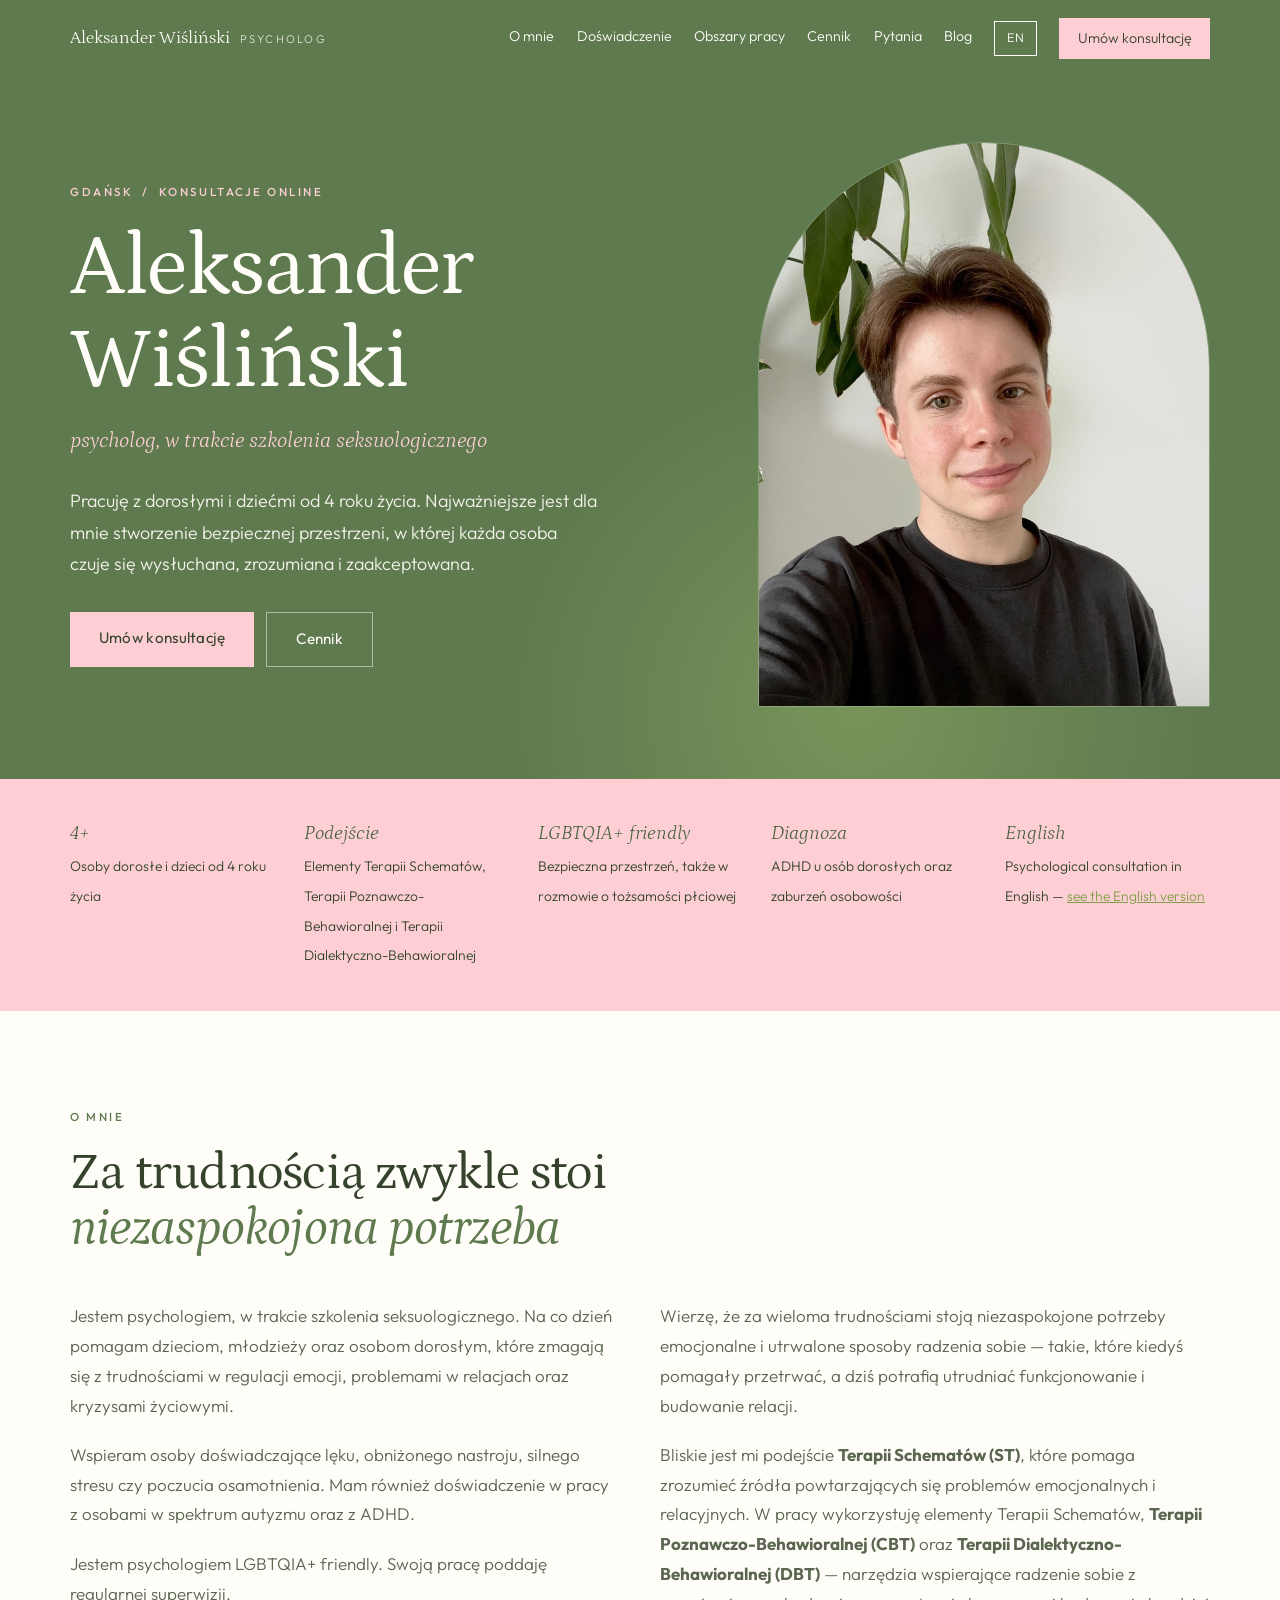
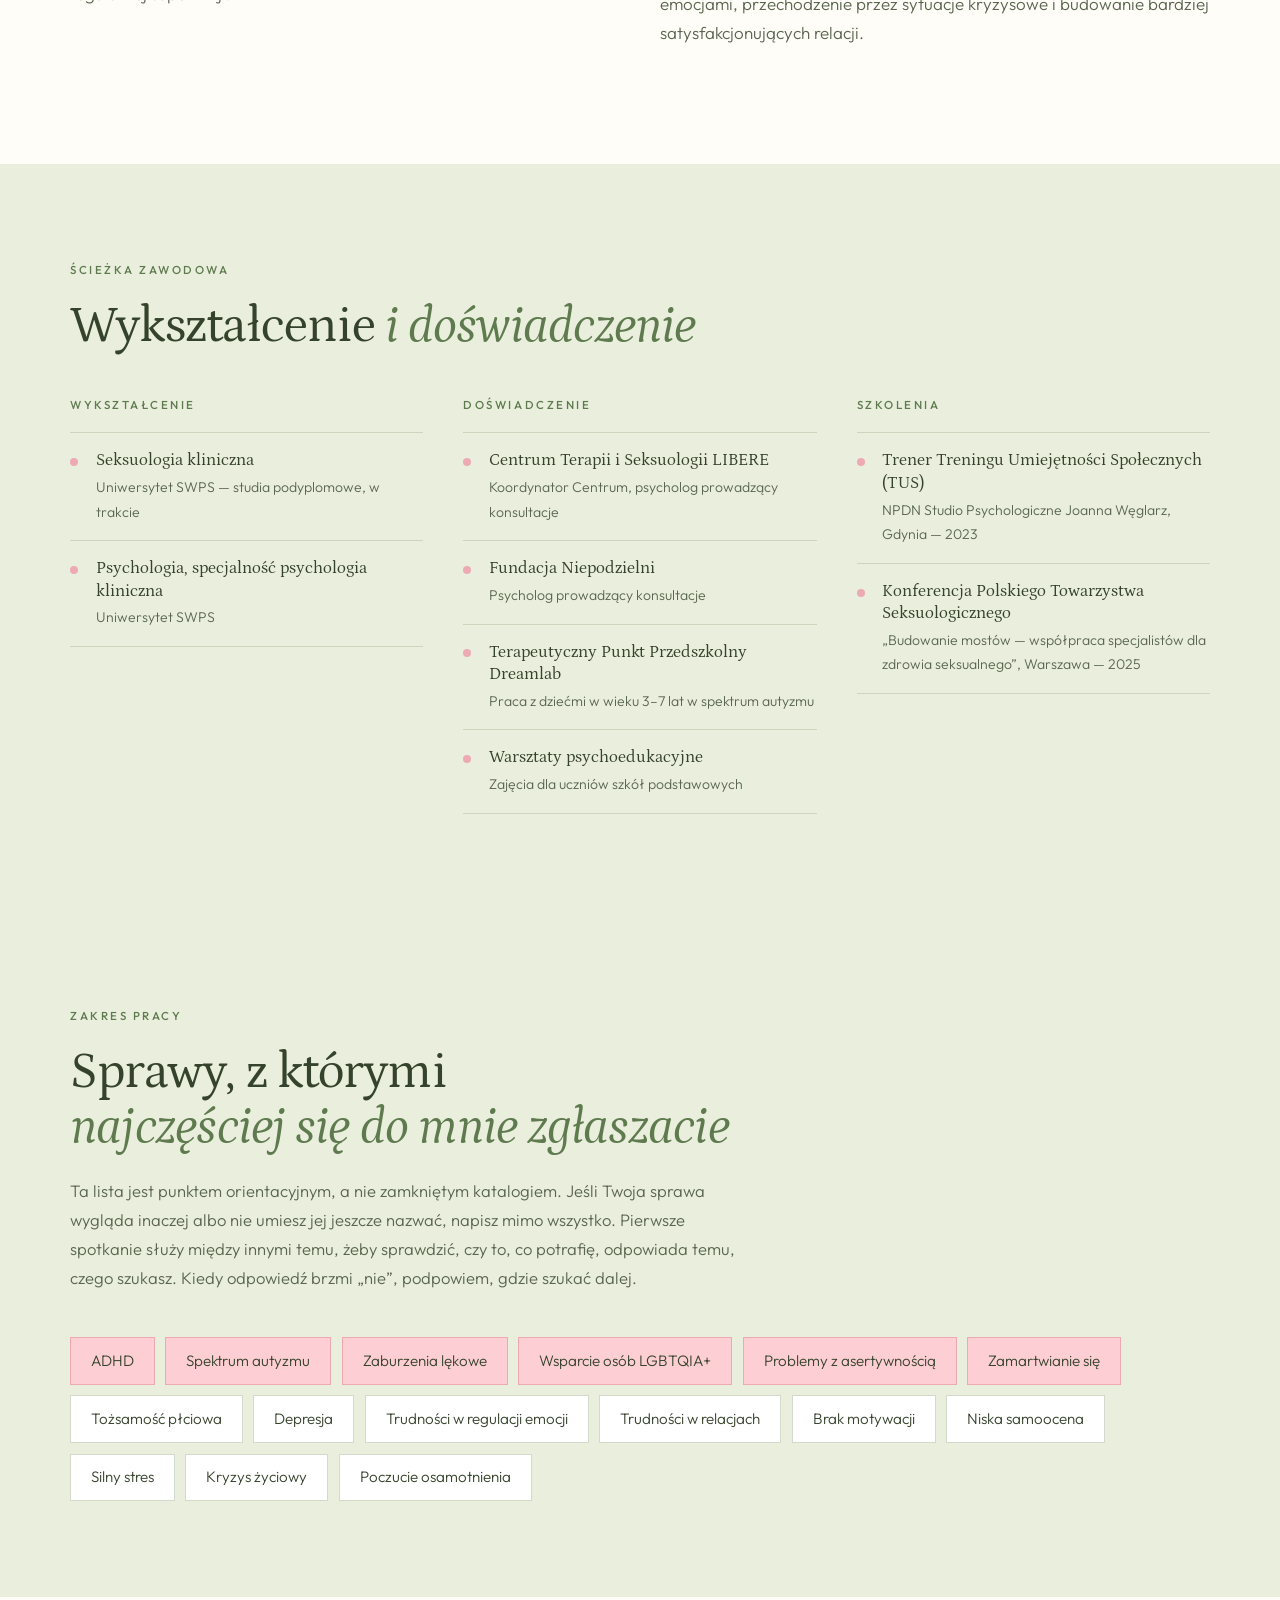
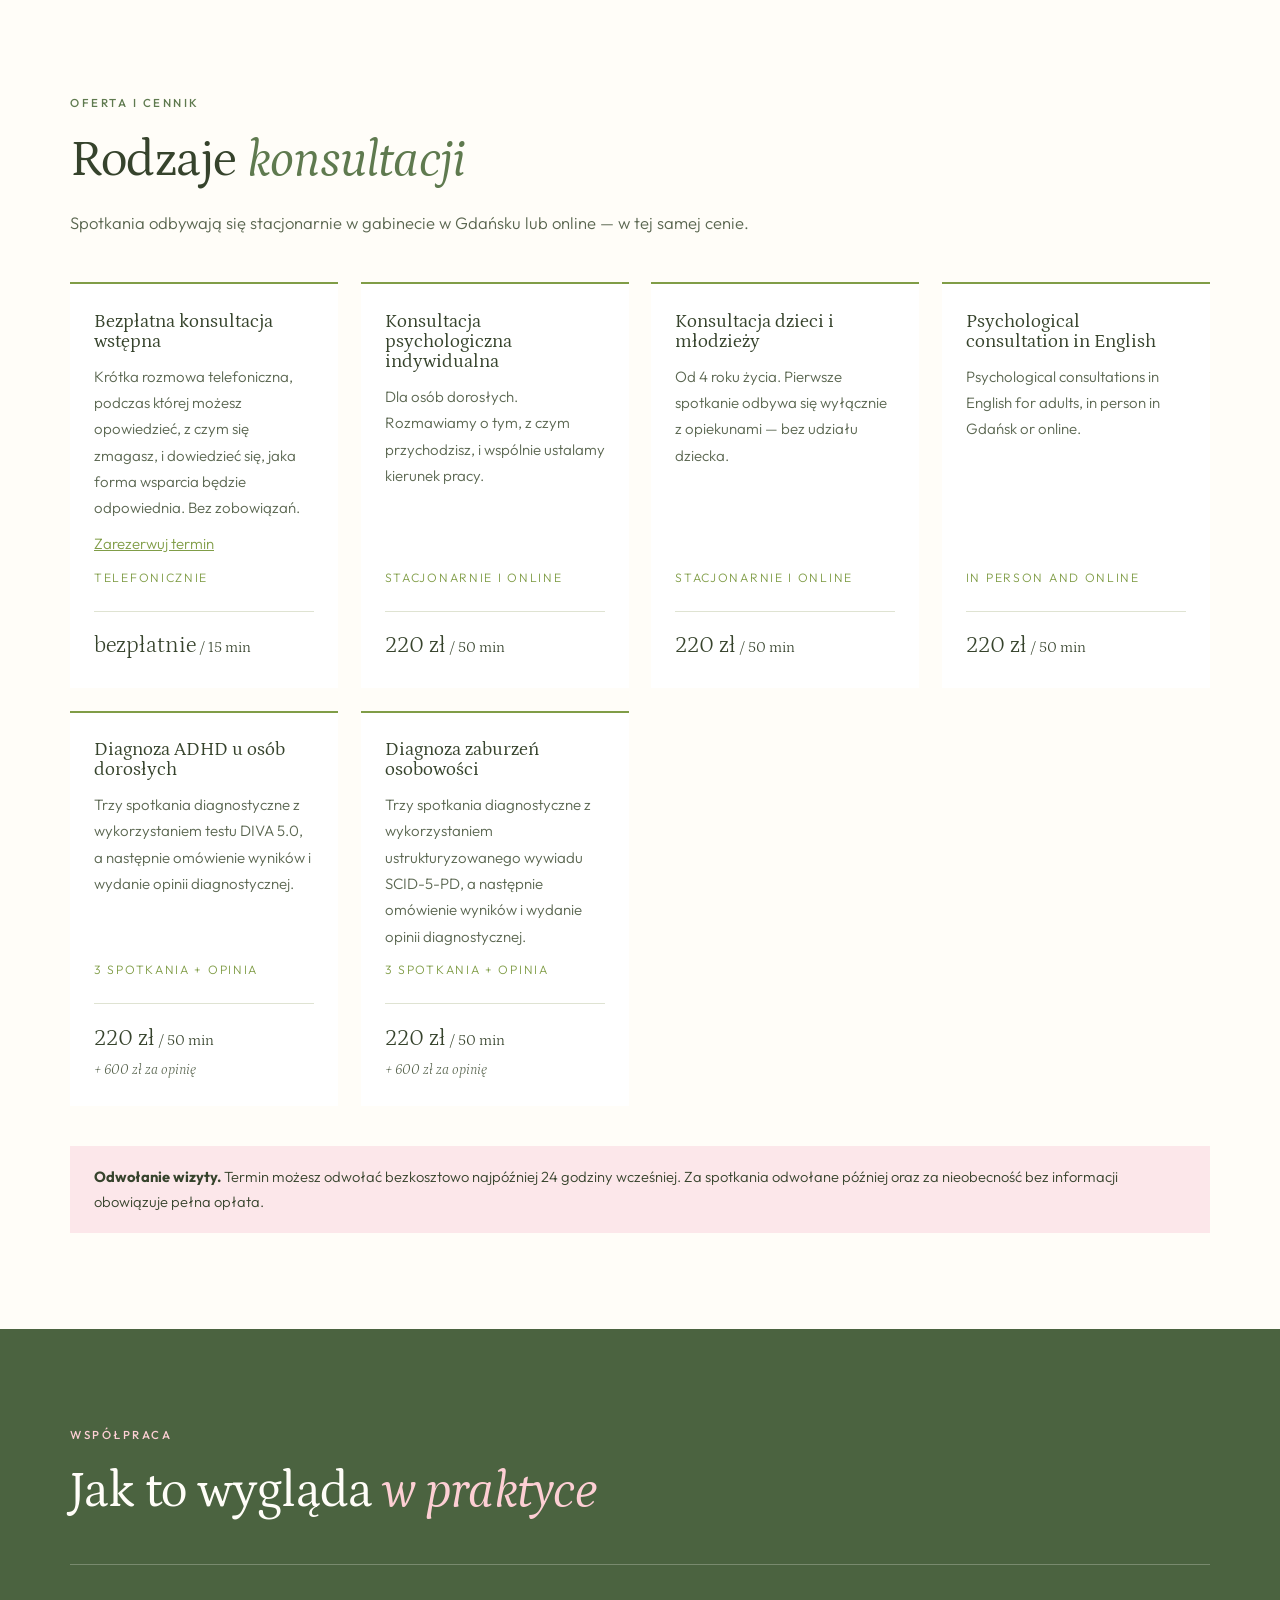
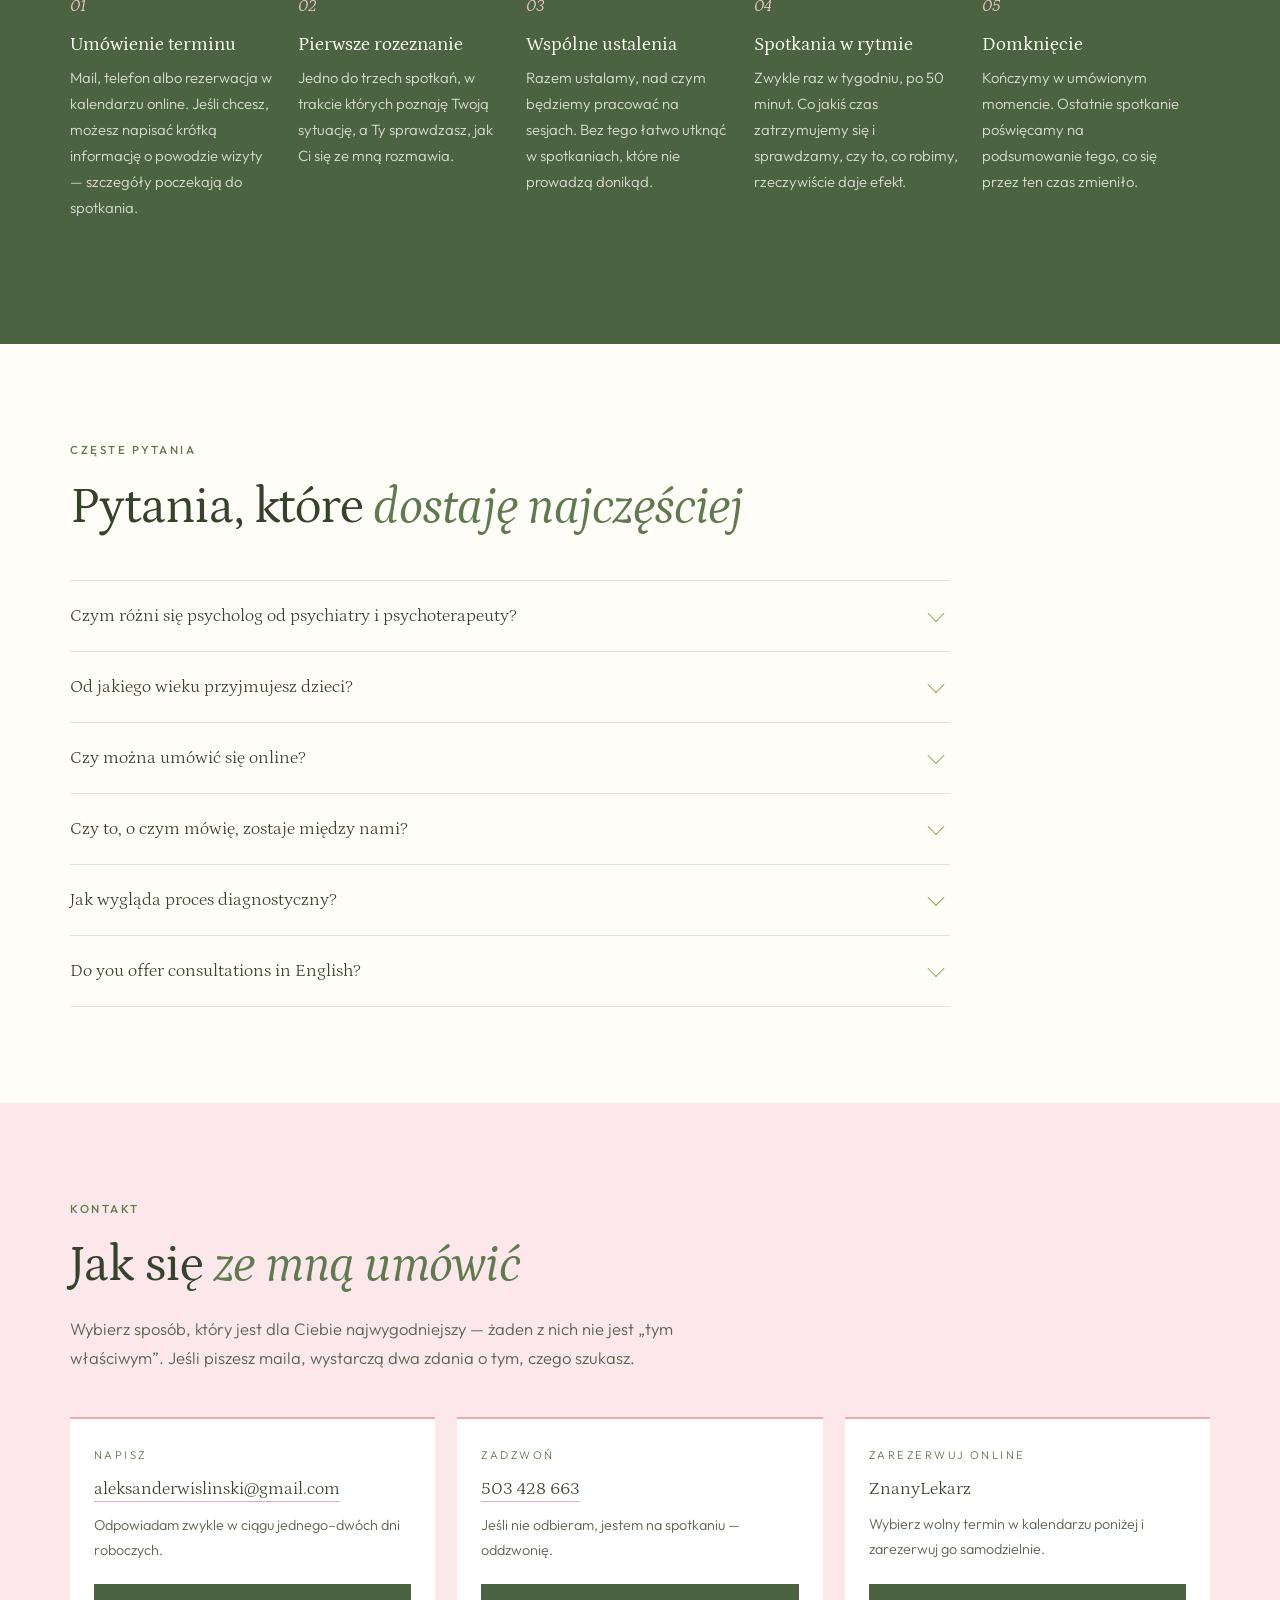
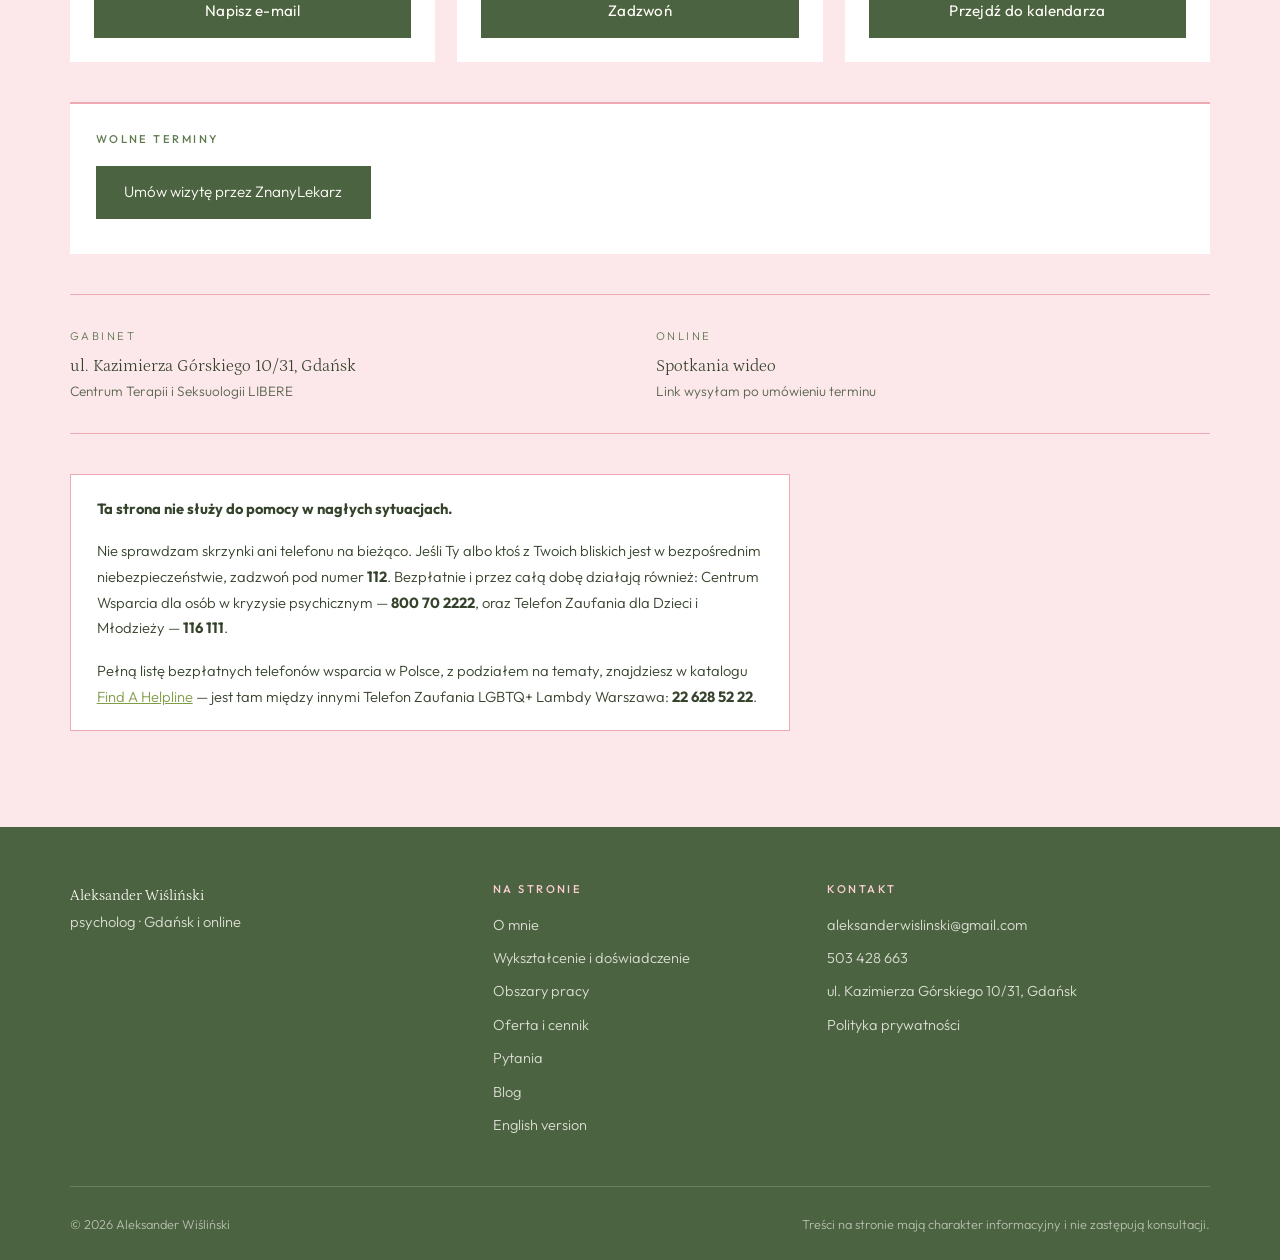
<file: index.html>
<!DOCTYPE html>
<html lang="pl">
<head>
<meta charset="utf-8">
<meta name="viewport" content="width=device-width, initial-scale=1">

<!-- ===== TYTUŁ I OPIS DLA GOOGLE ===== -->
<title>Aleksander Wiśliński — psycholog, Gdańsk i online</title>
<meta name="description" content="Psycholog w Gdańsku i online. Konsultacje dla osób dorosłych i dzieci od 4 roku życia. Diagnoza ADHD i zaburzeń osobowości. Konsultacje po angielsku. Psycholog LGBTQIA+ friendly.">
<meta name="author" content="Aleksander Wiśliński">
<meta name="robots" content="index, follow">
<meta name="theme-color" content="#5F7A4F">
<link rel="canonical" href="https://aleksanderwislinski.pl/">

<!-- Powiązanie obu wersji językowych — ważne dla Google -->
<link rel="alternate" hreflang="pl" href="https://aleksanderwislinski.pl/">
<link rel="alternate" hreflang="en" href="https://aleksanderwislinski.pl/en/">
<link rel="alternate" hreflang="x-default" href="https://aleksanderwislinski.pl/">

<meta property="og:type" content="website">
<meta property="og:locale" content="pl_PL">
<meta property="og:title" content="Aleksander Wiśliński — psycholog, Gdańsk i online">
<meta property="og:description" content="Konsultacje psychologiczne dla osób dorosłych i dzieci od 4 roku życia. Gdańsk i online.">
<meta property="og:url" content="https://aleksanderwislinski.pl/">
<meta property="og:image" content="https://aleksanderwislinski.pl/assets/aleksander-wislinski.jpg">

<!-- ===== CZCIONKI ===== -->
<link rel="preconnect" href="https://fonts.googleapis.com">
<link rel="preconnect" href="https://fonts.gstatic.com" crossorigin>
<link href="https://fonts.googleapis.com/css2?family=Outfit:wght@300..600&family=Petrona:ital,wght@0,300..600;1,300..600&display=swap" rel="stylesheet">

<link rel="stylesheet" href="styles.css">
<link rel="icon" href="favicon.svg" type="image/svg+xml">

<!-- ===== DANE STRUKTURALNE — mówią Google, kim jesteś i co oferujesz ===== -->
<script type="application/ld+json">
{
  "@context": "https://schema.org",
  "@type": "Psychological",
  "@id": "https://aleksanderwislinski.pl/#gabinet",
  "name": "Aleksander Wiśliński — psycholog",
  "description": "Psycholog w Gdańsku i online. Konsultacje dla osób dorosłych i dzieci od 4 roku życia. Diagnoza ADHD i zaburzeń osobowości. Konsultacje po angielsku.",
  "url": "https://aleksanderwislinski.pl/",
  "image": "https://aleksanderwislinski.pl/assets/aleksander-wislinski.jpg",
  "telephone": "+48503428663",
  "email": "aleksanderwislinski@gmail.com",
  "priceRange": "220 PLN",
  "currenciesAccepted": "PLN",
  "address": {
    "@type": "PostalAddress",
    "streetAddress": "ul. Kazimierza Górskiego 10/31",
    "addressLocality": "Gdańsk",
    "postalCode": "80-336",
    "addressCountry": "PL"
  },
  "areaServed": [
    { "@type": "City", "name": "Gdańsk" },
    { "@type": "Country", "name": "Polska" }
  ],
  "availableLanguage": ["pl", "en"],
  "founder": {
    "@type": "Person",
    "@id": "https://aleksanderwislinski.pl/#osoba",
    "name": "Aleksander Wiśliński",
    "jobTitle": "Psycholog",
    "image": "https://aleksanderwislinski.pl/assets/aleksander-wislinski.jpg",
    "url": "https://aleksanderwislinski.pl/",
    "knowsLanguage": ["pl", "en"],
    "alumniOf": { "@type": "CollegeOrUniversity", "name": "Uniwersytet SWPS" },
    "worksFor": { "@type": "Organization", "name": "Centrum Terapii i Seksuologii LIBERE" }
  },
  "makesOffer": [
    { "@type": "Offer", "name": "Konsultacja psychologiczna indywidualna", "price": "220", "priceCurrency": "PLN" },
    { "@type": "Offer", "name": "Konsultacja psychologiczna dzieci i młodzieży", "price": "220", "priceCurrency": "PLN" },
    { "@type": "Offer", "name": "Diagnoza ADHD u osób dorosłych", "price": "220", "priceCurrency": "PLN" },
    { "@type": "Offer", "name": "Diagnoza zaburzeń osobowości SCID-5-PD", "price": "220", "priceCurrency": "PLN" },
    { "@type": "Offer", "name": "Psychological consultation in English", "price": "220", "priceCurrency": "PLN" }
  ]
}
</script>

</head>

<body>

<a class="skip-link" href="#main">Przejdź do treści</a>

<!-- =========================================================
     GÓRNE MENU
     ========================================================= -->
<header class="topbar" id="topbar">
  <div class="wrap topbar__inner">
    <a class="brand" href="#top">
      <span class="brand__name">Aleksander Wiśliński</span>
      <span class="brand__role">psycholog</span>
    </a>

    <button class="menu-toggle" id="menuToggle" aria-expanded="false" aria-controls="mainNav">
      <span class="menu-toggle__bars" aria-hidden="true"></span>
      <span>Menu</span>
    </button>

    <nav class="nav" id="mainNav" aria-label="Menu główne">
      <a href="#o-mnie">O mnie</a>
      <a href="#sciezka">Doświadczenie</a>
      <a href="#obszary">Obszary pracy</a>
      <a href="#oferta">Cennik</a>
      <a href="#pytania">Pytania</a>
      <a href="blog/">Blog</a>
      <a class="lang-switch" href="en/">EN</a>
      <a class="nav__cta" href="#kontakt">Umów konsultację</a>
    </nav>
  </div>
</header>

<main id="main">

<!-- =========================================================
     SEKCJA POWITALNA
     ========================================================= -->
<section class="hero" id="top">
  <div class="wrap hero__inner">

    <div class="hero__text">
      <p class="eyebrow eyebrow--light">Gdańsk &nbsp;/&nbsp; konsultacje online</p>

      <h1>Aleksander<br>Wiśliński</h1>
      <p class="hero__role">psycholog, w trakcie szkolenia seksuologicznego</p>

      <p class="hero__lead">
        Pracuję z dorosłymi i dziećmi od 4 roku życia. Najważniejsze jest dla mnie
        stworzenie bezpiecznej przestrzeni, w której każda osoba czuje się wysłuchana,
        zrozumiana i&nbsp;zaakceptowana.
      </p>

      <div class="hero__buttons">
        <a class="btn btn--blush" href="#kontakt">Umów konsultację</a>
        <a class="btn btn--outline-light" href="#oferta">Cennik</a>
      </div>
    </div>

    <figure class="portrait">
      <img src="assets/aleksander-wislinski.jpg"
           alt="Aleksander Wiśliński, psycholog"
           width="900" height="1125">
    </figure>

  </div>
</section>

<!-- Pasek z najważniejszymi informacjami -->
<section class="facts" aria-label="W skrócie">
  <div class="wrap facts__grid">
    <div class="fact">
      <span class="fact__key">4+</span>
      <span class="fact__val">Osoby dorosłe i dzieci od 4 roku życia</span>
    </div>
    <div class="fact">
      <span class="fact__key">Podejście</span>
      <span class="fact__val">Elementy Terapii Schematów, Terapii Poznawczo-Behawioralnej i Terapii Dialektyczno-Behawioralnej</span>
    </div>
    <div class="fact">
      <span class="fact__key">LGBTQIA+ friendly</span>
      <span class="fact__val">Bezpieczna przestrzeń, także w rozmowie o tożsamości płciowej</span>
    </div>
    <div class="fact">
      <span class="fact__key">Diagnoza</span>
      <span class="fact__val">ADHD u osób dorosłych oraz zaburzeń osobowości</span>
    </div>
    <div class="fact">
      <span class="fact__key">English</span>
      <span class="fact__val">Psychological consultation in English — <a href="en/">see the English version</a></span>
    </div>
  </div>
</section>

<!-- =========================================================
     O MNIE
     ========================================================= -->
<section class="section" id="o-mnie">
  <div class="wrap">
    <header class="section__head">
      <p class="eyebrow">O mnie</p>
      <h2>Za trudnością zwykle stoi<br><em>niezaspokojona potrzeba</em></h2>
    </header>

    <div class="prose-cols">
      <div>
        <p>
          Jestem psychologiem, w trakcie szkolenia seksuologicznego. Na co dzień pomagam
          dzieciom, młodzieży oraz osobom dorosłym, które zmagają się z trudnościami
          w regulacji emocji, problemami w relacjach oraz kryzysami życiowymi.
        </p>
        <p>
          Wspieram osoby doświadczające lęku, obniżonego nastroju, silnego stresu
          czy poczucia osamotnienia. Mam również doświadczenie w pracy z osobami
          w spektrum autyzmu oraz z ADHD.
        </p>
        <p>
          Jestem psychologiem LGBTQIA+ friendly. Swoją pracę poddaję regularnej superwizji.
        </p>
      </div>

      <div>
        <p>
          Wierzę, że za wieloma trudnościami stoją niezaspokojone potrzeby emocjonalne
          i utrwalone sposoby radzenia sobie — takie, które kiedyś pomagały przetrwać,
          a dziś potrafią utrudniać funkcjonowanie i budowanie relacji.
        </p>
        <p>
          Bliskie jest mi podejście <strong>Terapii Schematów (ST)</strong>, które pomaga
          zrozumieć źródła powtarzających się problemów emocjonalnych i relacyjnych.
          W pracy wykorzystuję elementy Terapii Schematów, <strong>Terapii
          Poznawczo-Behawioralnej (CBT)</strong> oraz <strong>Terapii
          Dialektyczno-Behawioralnej (DBT)</strong> — narzędzia wspierające radzenie sobie
          z emocjami, przechodzenie przez sytuacje kryzysowe i budowanie bardziej
          satysfakcjonujących relacji.
        </p>
      </div>
    </div>
  </div>
</section>

<!-- =========================================================
     WYKSZTAŁCENIE I DOŚWIADCZENIE
     ========================================================= -->
<section class="section section--green" id="sciezka">
  <div class="wrap">
    <header class="section__head">
      <p class="eyebrow">Ścieżka zawodowa</p>
      <h2>Wykształcenie <em>i doświadczenie</em></h2>
    </header>

    <div class="path">
      <div class="path__col">
        <h3>Wykształcenie</h3>
        <ul class="entries">
          <li>
            <strong>Seksuologia kliniczna</strong>
            <span>Uniwersytet SWPS — studia podyplomowe, w trakcie</span>
          </li>
          <li>
            <strong>Psychologia, specjalność psychologia kliniczna</strong>
            <span>Uniwersytet SWPS</span>
          </li>
        </ul>
      </div>

      <div class="path__col">
        <h3>Doświadczenie</h3>
        <ul class="entries">
          <li>
            <strong>Centrum Terapii i Seksuologii LIBERE</strong>
            <span>Koordynator Centrum, psycholog prowadzący konsultacje</span>
          </li>
          <li>
            <strong>Fundacja Niepodzielni</strong>
            <span>Psycholog prowadzący konsultacje</span>
          </li>
          <li>
            <strong>Terapeutyczny Punkt Przedszkolny Dreamlab</strong>
            <span>Praca z dziećmi w wieku 3–7 lat w spektrum autyzmu</span>
          </li>
          <li>
            <strong>Warsztaty psychoedukacyjne</strong>
            <span>Zajęcia dla uczniów szkół podstawowych</span>
          </li>
        </ul>
      </div>

      <div class="path__col">
        <h3>Szkolenia</h3>
        <ul class="entries">
          <li>
            <strong>Trener Treningu Umiejętności Społecznych (TUS)</strong>
            <span>NPDN Studio Psychologiczne Joanna Węglarz, Gdynia — 2023</span>
          </li>
          <li>
            <strong>Konferencja Polskiego Towarzystwa Seksuologicznego</strong>
            <span>„Budowanie mostów — współpraca specjalistów dla zdrowia seksualnego”, Warszawa — 2025</span>
          </li>
        </ul>
      </div>
    </div>
  </div>
</section>

<!-- =========================================================
     OBSZARY PRACY
     ========================================================= -->
<section class="section section--green" id="obszary">
  <div class="wrap">
    <header class="section__head">
      <p class="eyebrow">Zakres pracy</p>
      <h2>Sprawy, z którymi<br><em>najczęściej się do mnie zgłaszacie</em></h2>
      <p class="section__intro">
        Ta lista jest punktem orientacyjnym, a nie zamkniętym katalogiem. Jeśli Twoja sprawa
        wygląda inaczej albo nie umiesz jej jeszcze nazwać, napisz mimo wszystko. Pierwsze
        spotkanie służy między innymi temu, żeby sprawdzić, czy to, co potrafię, odpowiada
        temu, czego szukasz. Kiedy odpowiedź brzmi „nie”, podpowiem, gdzie szukać dalej.
      </p>
    </header>

    <!-- Pola z klasą "tag--accent" są różowe -->
    <ul class="tags">
      <li class="tag--accent">ADHD</li>
      <li class="tag--accent">Spektrum autyzmu</li>
      <li class="tag--accent">Zaburzenia lękowe</li>
      <li class="tag--accent">Wsparcie osób LGBTQIA+</li>
      <li class="tag--accent">Problemy z asertywnością</li>
      <li class="tag--accent">Zamartwianie się</li>
      <li>Tożsamość płciowa</li>
      <li>Depresja</li>
      <li>Trudności w regulacji emocji</li>
      <li>Trudności w relacjach</li>
      <li>Brak motywacji</li>
      <li>Niska samoocena</li>
      <li>Silny stres</li>
      <li>Kryzys życiowy</li>
      <li>Poczucie osamotnienia</li>
    </ul>
  </div>
</section>

<!-- =========================================================
     OFERTA I CENNIK
     ========================================================= -->
<section class="section" id="oferta">
  <div class="wrap">
    <header class="section__head">
      <p class="eyebrow">Oferta i cennik</p>
      <h2>Rodzaje <em>konsultacji</em></h2>
      <p class="section__intro">
        Spotkania odbywają się stacjonarnie w gabinecie w Gdańsku lub online — w tej samej cenie.
      </p>
    </header>

    <div class="offers">
      <article class="offer">
        <h3>Bezpłatna konsultacja wstępna</h3>
        <p>Krótka rozmowa telefoniczna, podczas której możesz opowiedzieć, z czym się zmagasz, i dowiedzieć się, jaka forma wsparcia będzie odpowiednia. Bez zobowiązań.</p>
        <p><a href="https://www.znanylekarz.pl/aleksander-wislinski/psycholog/gdansk" target="_blank" rel="noopener">Zarezerwuj termin</a></p>
        <p class="offer__meta">telefonicznie</p>
        <p class="offer__price"><span>bezpłatnie</span> / 15 min</p>
      </article>

      <article class="offer">
        <h3>Konsultacja psychologiczna indywidualna</h3>
        <p>Dla osób dorosłych. Rozmawiamy o tym, z czym przychodzisz, i wspólnie ustalamy kierunek pracy.</p>
        <p class="offer__meta">stacjonarnie i online</p>
        <p class="offer__price"><span>220 zł</span> / 50 min</p>
      </article>

      <article class="offer">
        <h3>Konsultacja dzieci i młodzieży</h3>
        <p>Od 4 roku życia. Pierwsze spotkanie odbywa się wyłącznie z opiekunami — bez udziału dziecka.</p>
        <p class="offer__meta">stacjonarnie i online</p>
        <p class="offer__price"><span>220 zł</span> / 50 min</p>
      </article>

      <article class="offer">
        <h3>Psychological consultation in English</h3>
        <p>Psychological consultations in English for adults, in person in Gdańsk or online.</p>
        <p class="offer__meta">in person and online</p>
        <p class="offer__price"><span>220 zł</span> / 50 min</p>
      </article>

      <article class="offer">
        <h3>Diagnoza ADHD u osób dorosłych</h3>
        <p>Trzy spotkania diagnostyczne z wykorzystaniem testu DIVA 5.0, a następnie omówienie wyników i wydanie opinii diagnostycznej.</p>
        <p class="offer__meta">3 spotkania + opinia</p>
        <p class="offer__price"><span>220 zł</span> / 50 min <em>+ 600 zł za opinię</em></p>
      </article>

      <article class="offer">
        <h3>Diagnoza zaburzeń osobowości</h3>
        <p>Trzy spotkania diagnostyczne z wykorzystaniem ustrukturyzowanego wywiadu SCID-5-PD, a następnie omówienie wyników i wydanie opinii diagnostycznej.</p>
        <p class="offer__meta">3 spotkania + opinia</p>
        <p class="offer__price"><span>220 zł</span> / 50 min <em>+ 600 zł za opinię</em></p>
      </article>
    </div>

    <p class="note">
      <strong>Odwołanie wizyty.</strong> Termin możesz odwołać bezkosztowo najpóźniej
      24 godziny wcześniej. Za spotkania odwołane później oraz za nieobecność bez informacji
      obowiązuje pełna opłata.
    </p>
  </div>
</section>

<!-- =========================================================
     JAK PRACUJĘ
     ========================================================= -->
<section class="section section--dark" id="jak-pracuje">
  <div class="wrap">
    <header class="section__head">
      <p class="eyebrow eyebrow--light">Współpraca</p>
      <h2>Jak to wygląda <em>w praktyce</em></h2>
    </header>

    <ol class="steps">
      <li>
        <h3>Umówienie terminu</h3>
        <p>Mail, telefon albo rezerwacja w kalendarzu online. Jeśli chcesz, możesz napisać krótką informację o powodzie wizyty — szczegóły poczekają do spotkania.</p>
      </li>
      <li>
        <h3>Pierwsze rozeznanie</h3>
        <p>Jedno do trzech spotkań, w trakcie których poznaję Twoją sytuację, a Ty sprawdzasz, jak Ci się ze mną rozmawia.</p>
      </li>
      <li>
        <h3>Wspólne ustalenia</h3>
        <p>Razem ustalamy, nad czym będziemy pracować na sesjach. Bez tego łatwo utknąć w spotkaniach, które nie prowadzą donikąd.</p>
      </li>
      <li>
        <h3>Spotkania w rytmie</h3>
        <p>Zwykle raz w tygodniu, po 50 minut. Co jakiś czas zatrzymujemy się i sprawdzamy, czy to, co robimy, rzeczywiście daje efekt.</p>
      </li>
      <li>
        <h3>Domknięcie</h3>
        <p>Kończymy w umówionym momencie. Ostatnie spotkanie poświęcamy na podsumowanie tego, co się przez ten czas zmieniło.</p>
      </li>
    </ol>
  </div>
</section>

<!-- =========================================================
     NAJCZĘSTSZE PYTANIA
     ========================================================= -->
<section class="section" id="pytania">
  <div class="wrap">
    <header class="section__head">
      <p class="eyebrow">Częste pytania</p>
      <h2>Pytania, które <em>dostaję najczęściej</em></h2>
    </header>

    <div class="faq">
      <details>
        <summary>Czym różni się psycholog od psychiatry i psychoterapeuty?</summary>
        <p>Psycholog kończy pięcioletnie studia psychologiczne — może konsultować, diagnozować i wspierać, ale nie ma uprawnień do przepisywania leków. Te ma psychiatra, ponieważ jest lekarzem. Psychoterapeuta to natomiast osoba, która po studiach przeszła dodatkowe, kilkuletnie szkolenie w wybranym podejściu. Ja prowadzę konsultacje psychologiczne i diagnozę. Jeśli okaże się, że przyda Ci się ktoś z pozostałych dwóch, powiem o tym i pomogę się zorientować.</p>
      </details>

      <details>
        <summary>Od jakiego wieku przyjmujesz dzieci?</summary>
        <p>Od 4 roku życia. Pierwsze spotkanie odbywa się wyłącznie z opiekunami — bez udziału dziecka. Wychodzę z założenia, że o dziecku nie rozmawia się przy dziecku. W przypadku osób niepełnoletnich potrzebna jest zgoda opiekuna prawnego.</p>
      </details>

      <details>
        <summary>Czy można umówić się online?</summary>
        <p>Tak, i kosztuje tyle samo co spotkanie w gabinecie. Ze swojej strony potrzebujesz spokojnego miejsca, w którym nikt Ci nie przerwie, i stabilnego internetu. Gdyby w Twojej sytuacji lepiej sprawdził się kontakt na żywo, powiem o tym otwarcie.</p>
      </details>

      <details>
        <summary>Czy to, o czym mówię, zostaje między nami?</summary>
        <p>Tak. Wiąże mnie tajemnica zawodowa i obejmuje ona wszystko, co powiesz mi na spotkaniu. Przepisy przewidują wąskie wyjątki — dotyczą sytuacji, w których czyjeś życie lub zdrowie jest bezpośrednio zagrożone. Mówię o tym jasno na pierwszym spotkaniu, żeby nie było niedomówień.</p>
      </details>

      <details>
        <summary>Jak wygląda proces diagnostyczny?</summary>
        <p>Zarówno w przypadku ADHD, jak i zaburzeń osobowości, są to trzy spotkania diagnostyczne — z wykorzystaniem testu DIVA 5.0 albo ustrukturyzowanego wywiadu SCID-5-PD. Po nich omawiamy wyniki i wydaję opinię diagnostyczną. Koszty znajdziesz w sekcji <a href="#oferta">Oferta i cennik</a>.</p>
      </details>

      <details>
        <summary>Do you offer consultations in English?</summary>
        <p>Yes. I offer psychological consultations in English, both in person in Gdańsk and online. Feel free to write me an email.</p>
      </details>
    </div>
  </div>
</section>

<!-- =========================================================
     KONTAKT
     ========================================================= -->
<section class="section section--blush" id="kontakt">
  <div class="wrap">
    <header class="section__head">
      <p class="eyebrow">Kontakt</p>
      <h2>Jak się <em>ze mną umówić</em></h2>
      <p class="section__intro">
        Wybierz sposób, który jest dla Ciebie najwygodniejszy — żaden z nich nie jest
        „tym właściwym”. Jeśli piszesz maila, wystarczą dwa zdania o tym, czego szukasz.
      </p>
    </header>

    <!-- TRZY SPOSOBY UMÓWIENIA WIZYTY -->
    <div class="booking">
      <article class="booking__card">
        <span class="booking__label">Napisz</span>
        <a class="booking__value" href="mailto:aleksanderwislinski@gmail.com?subject=Zapytanie%20o%20konsultacj%C4%99">aleksanderwislinski@gmail.com</a>
        <p>Odpowiadam zwykle w ciągu jednego–dwóch dni roboczych.</p>
        <a class="btn btn--dark" href="mailto:aleksanderwislinski@gmail.com?subject=Zapytanie%20o%20konsultacj%C4%99">Napisz e-mail</a>
      </article>

      <article class="booking__card">
        <span class="booking__label">Zadzwoń</span>
        <a class="booking__value" href="tel:+48503428663">503 428 663</a>
        <p>Jeśli nie odbieram, jestem na spotkaniu — oddzwonię.</p>
        <a class="btn btn--dark" href="tel:+48503428663">Zadzwoń</a>
      </article>

      <article class="booking__card">
        <span class="booking__label">Zarezerwuj online</span>
        <span class="booking__value">ZnanyLekarz</span>
        <p>Wybierz wolny termin w kalendarzu poniżej i zarezerwuj go samodzielnie.</p>
        <a class="btn btn--dark" href="#kalendarz">Przejdź do kalendarza</a>
      </article>
    </div>

    <!-- ======================================================
         WIDŻET ZNANEGO LEKARZA — kalendarz rezerwacji
         Kod skopiowany z panelu ZnanyLekarz. Nie zmieniaj go ręcznie.
         ====================================================== -->
    <div class="zl-block" id="kalendarz">
      <h3 class="zl-block__title">Wolne terminy</h3>
      <div class="zl-slot">
        <a id="zl-url" class="zl-url" href="https://www.znanylekarz.pl/aleksander-wislinski/psycholog/gdansk" rel="nofollow" data-zlw-doctor="aleksander-wislinski" data-zlw-type="big_with_calendar" data-zlw-opinion="false" data-zlw-hide-branding="true" data-zlw-saas-only="false" data-zlw-a11y-title="Widget umówienia wizyty lekarskiej">Umów wizytę przez ZnanyLekarz</a>
        <script>!function($_x,_s,id){var js,fjs=$_x.getElementsByTagName(_s)[0];if(!$_x.getElementById(id)){js = $_x.createElement(_s);js.id = id;js.src = "https://platform.docplanner.com/js/widget.js";fjs.parentNode.insertBefore(js,fjs);}}(document,"script","zl-widget-s");</script>
      </div>
    </div>

    <div class="contact">
      <div class="contact__item">
        <span class="contact__label">Gabinet</span>
        <span class="contact__value">
          ul. Kazimierza Górskiego 10/31, Gdańsk
          <span class="contact__sub">Centrum Terapii i Seksuologii LIBERE</span>
        </span>
      </div>

      <div class="contact__item">
        <span class="contact__label">Online</span>
        <span class="contact__value">
          Spotkania wideo
          <span class="contact__sub">Link wysyłam po umówieniu terminu</span>
        </span>
      </div>
    </div>

    <!-- WAŻNE: informacja kryzysowa. Zostaw ją na stronie. -->
    <aside class="crisis">
      <p><strong>Ta strona nie służy do pomocy w nagłych sytuacjach.</strong></p>
      <p>
        Nie sprawdzam skrzynki ani telefonu na bieżąco. Jeśli Ty albo ktoś z Twoich bliskich
        jest w bezpośrednim niebezpieczeństwie, zadzwoń pod numer <strong>112</strong>.
        Bezpłatnie i przez całą dobę działają również: Centrum Wsparcia dla osób w kryzysie
        psychicznym — <strong>800 70 2222</strong>, oraz Telefon Zaufania dla Dzieci
        i Młodzieży — <strong>116 111</strong>.
      </p>
      <p>
        Pełną listę bezpłatnych telefonów wsparcia w Polsce, z podziałem na tematy, znajdziesz
        w katalogu <a href="https://findahelpline.com/countries/pl" target="_blank" rel="noopener">Find A Helpline</a>
        — jest tam między innymi Telefon Zaufania LGBTQ+ Lambdy Warszawa: <strong>22 628 52 22</strong>.
      </p>
    </aside>
  </div>
</section>

</main>

<!-- =========================================================
     STOPKA
     ========================================================= -->
<footer class="footer">
  <div class="wrap footer__grid">
    <div class="footer__brand">
      <p class="footer__name">Aleksander Wiśliński</p>
      <p>psycholog · Gdańsk i online</p>
    </div>

    <nav class="footer__nav" aria-label="Stopka">
      <h3>Na stronie</h3>
      <a href="#o-mnie">O mnie</a>
      <a href="#sciezka">Wykształcenie i doświadczenie</a>
      <a href="#obszary">Obszary pracy</a>
      <a href="#oferta">Oferta i cennik</a>
      <a href="#pytania">Pytania</a>
      <a href="blog/">Blog</a>
      <a href="en/">English version</a>
    </nav>

    <div class="footer__contact">
      <h3>Kontakt</h3>
      <a href="mailto:aleksanderwislinski@gmail.com">aleksanderwislinski@gmail.com</a>
      <a href="tel:+48503428663">503 428 663</a>
      <span>ul. Kazimierza Górskiego 10/31, Gdańsk</span>
      <a href="polityka-prywatnosci.html">Polityka prywatności</a>
    </div>
  </div>

  <div class="wrap footer__bottom">
    <p>© <span id="rok">2026</span> Aleksander Wiśliński</p>
    <p>Treści na stronie mają charakter informacyjny i nie zastępują konsultacji.</p>
  </div>
</footer>

<script>
  // Rozwijane menu na telefonie
  var toggle = document.getElementById('menuToggle');
  var nav = document.getElementById('mainNav');
  toggle.addEventListener('click', function () {
    var open = nav.classList.toggle('nav--open');
    toggle.setAttribute('aria-expanded', open ? 'true' : 'false');
  });
  nav.querySelectorAll('a').forEach(function (link) {
    link.addEventListener('click', function () {
      nav.classList.remove('nav--open');
      toggle.setAttribute('aria-expanded', 'false');
    });
  });

  // Aktualny rok w stopce
  document.getElementById('rok').textContent = new Date().getFullYear();

  // Zmiana wyglądu menu po przewinięciu strony
  var topbar = document.getElementById('topbar');
  window.addEventListener('scroll', function () {
    topbar.classList.toggle('topbar--scrolled', window.scrollY > 40);
  }, { passive: true });
</script>

</body>
</html>
</file>
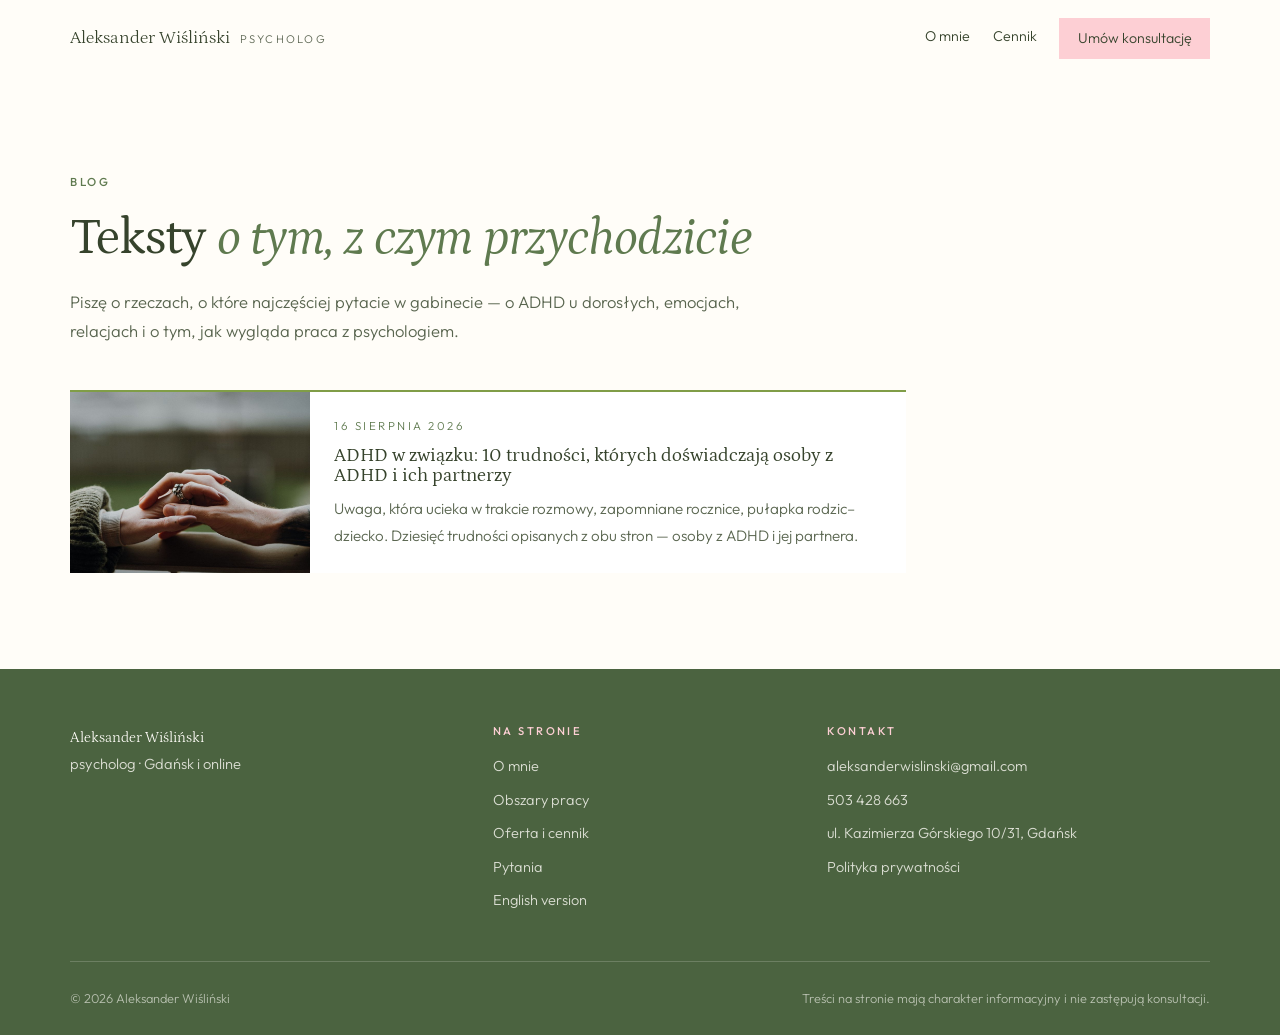
<file: blog/index.html>
<!DOCTYPE html>
<html lang="pl">
<head>
<meta charset="utf-8">
<meta name="viewport" content="width=device-width, initial-scale=1">

<title>Blog — Aleksander Wiśliński, psycholog Gdańsk</title>
<meta name="description" content="Teksty o ADHD, spektrum autyzmu, emocjach i wsparciu psychologicznym. Pisze Aleksander Wiśliński, psycholog z Gdańska.">
<meta name="robots" content="index, follow">
<meta name="theme-color" content="#5F7A4F">
<link rel="canonical" href="https://aleksanderwislinski.pl/blog/">

<link rel="preconnect" href="https://fonts.googleapis.com">
<link rel="preconnect" href="https://fonts.gstatic.com" crossorigin>
<link href="https://fonts.googleapis.com/css2?family=Outfit:wght@300..600&family=Petrona:ital,wght@0,300..600;1,300..600&display=swap" rel="stylesheet">
<link rel="stylesheet" href="../styles.css">
<link rel="icon" href="../favicon.svg" type="image/svg+xml">
</head>

<body>

<a class="skip-link" href="#main">Przejdź do treści</a>

<header class="topbar topbar--plain">
  <div class="wrap topbar__inner">
    <a class="brand" href="../">
      <span class="brand__name">Aleksander Wiśliński</span>
      <span class="brand__role">psycholog</span>
    </a>
    <nav class="nav" aria-label="Menu">
      <a href="../#o-mnie">O mnie</a>
      <a href="../#oferta">Cennik</a>
      <a class="nav__cta" href="../#kontakt">Umów konsultację</a>
    </nav>
  </div>
</header>

<main id="main" class="section">
  <div class="wrap">
    <header class="section__head">
      <p class="eyebrow">Blog</p>
      <h2>Teksty <em>o tym, z czym przychodzicie</em></h2>
      <p class="section__intro">
        Piszę o rzeczach, o które najczęściej pytacie w gabinecie — o ADHD u dorosłych,
        emocjach, relacjach i o tym, jak wygląda praca z psychologiem.
      </p>
    </header>

    <!-- =====================================================
         LISTA WPISÓW
         Żeby dodać nowy wpis: skopiuj plik szablon-wpisu.html,
         zmień w nim treść, zapisz pod nową nazwą (np. adhd-u-doroslych.html)
         i dopisz tutaj nowy blok <article class="postcard"> na samej górze.
         ===================================================== -->
    <div class="postlist">

      <article class="postcard">
        <a class="postcard__thumb" href="adhd-w-zwiazku.html" tabindex="-1" aria-hidden="true">
          <img src="../assets/adhd-w-zwiazku.jpg" alt="" width="1200" height="700" loading="lazy">
        </a>
        <div class="postcard__body">
          <p class="postcard__date"><time datetime="2026-08-16">16 sierpnia 2026</time></p>
          <h3><a href="adhd-w-zwiazku.html">ADHD w związku: 10 trudności, których doświadczają osoby z ADHD i ich partnerzy</a></h3>
          <p>Uwaga, która ucieka w trakcie rozmowy, zapomniane rocznice, pułapka rodzic–dziecko. Dziesięć trudności opisanych z obu stron — osoby z ADHD i jej partnera.</p>
        </div>
      </article>

    </div>
  </div>
</main>

<footer class="footer">
  <div class="wrap footer__grid">
    <div class="footer__brand">
      <p class="footer__name">Aleksander Wiśliński</p>
      <p>psycholog · Gdańsk i online</p>
    </div>

    <nav class="footer__nav" aria-label="Stopka">
      <h3>Na stronie</h3>
      <a href="../#o-mnie">O mnie</a>
      <a href="../#obszary">Obszary pracy</a>
      <a href="../#oferta">Oferta i cennik</a>
      <a href="../#pytania">Pytania</a>
      <a href="../en/">English version</a>
    </nav>

    <div class="footer__contact">
      <h3>Kontakt</h3>
      <a href="mailto:aleksanderwislinski@gmail.com">aleksanderwislinski@gmail.com</a>
      <a href="tel:+48503428663">503 428 663</a>
      <span>ul. Kazimierza Górskiego 10/31, Gdańsk</span>
      <a href="../polityka-prywatnosci.html">Polityka prywatności</a>
    </div>
  </div>

  <div class="wrap footer__bottom">
    <p>© <span id="rok">2026</span> Aleksander Wiśliński</p>
    <p>Treści na stronie mają charakter informacyjny i nie zastępują konsultacji.</p>
  </div>
</footer>

<script>document.getElementById('rok').textContent = new Date().getFullYear();</script>

</body>
</html>
</file>
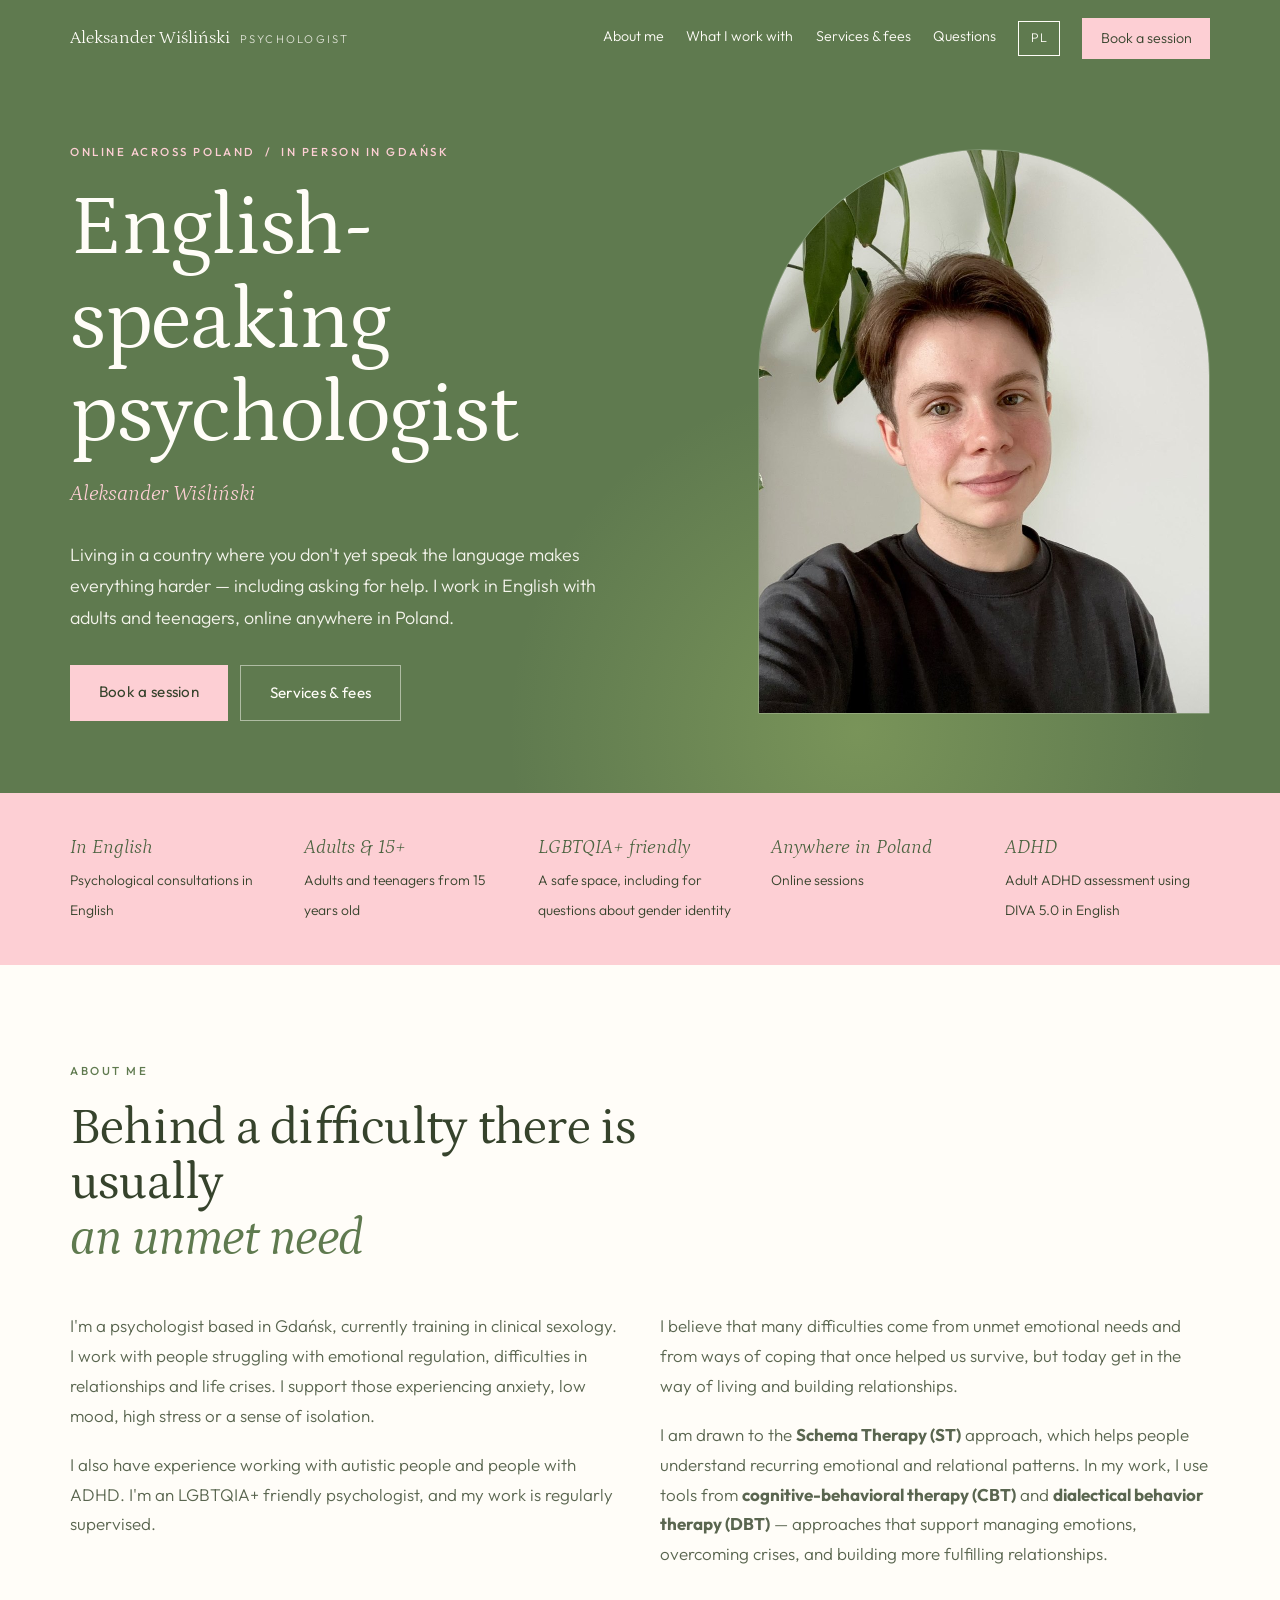
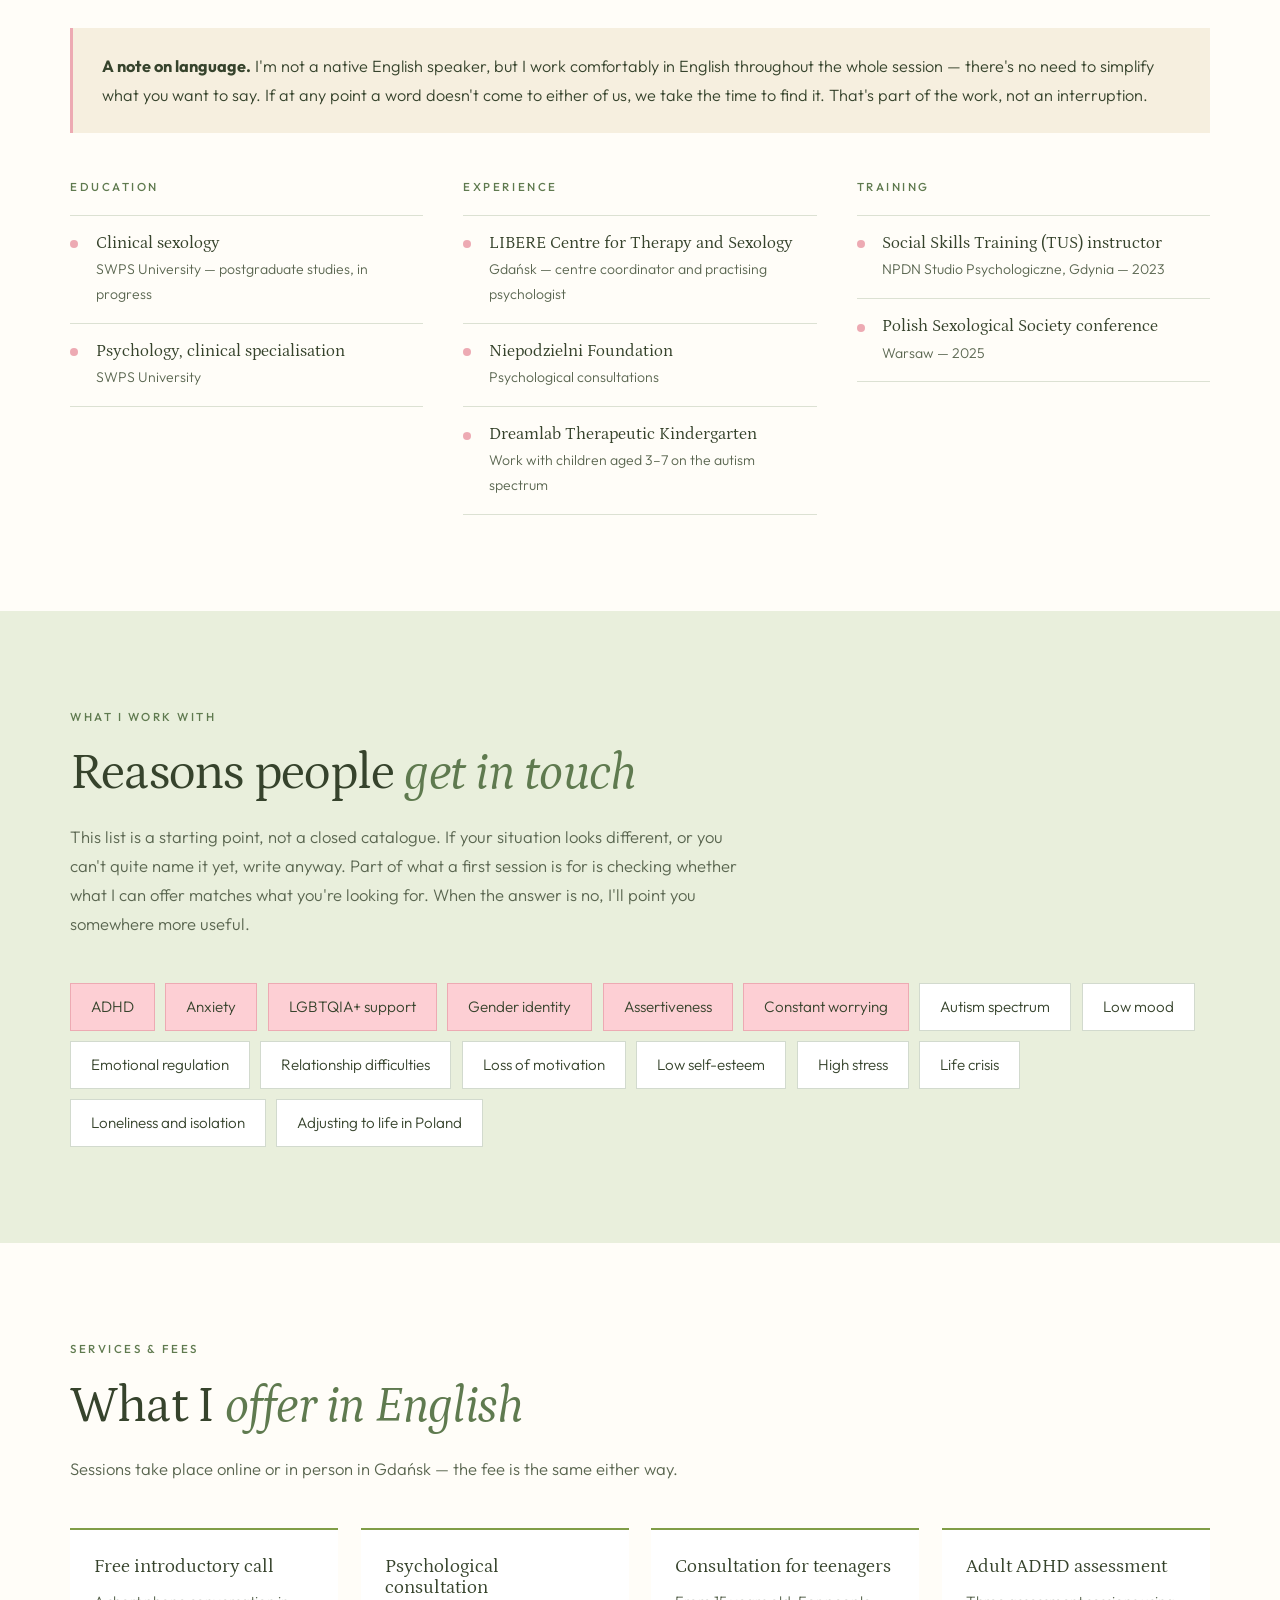
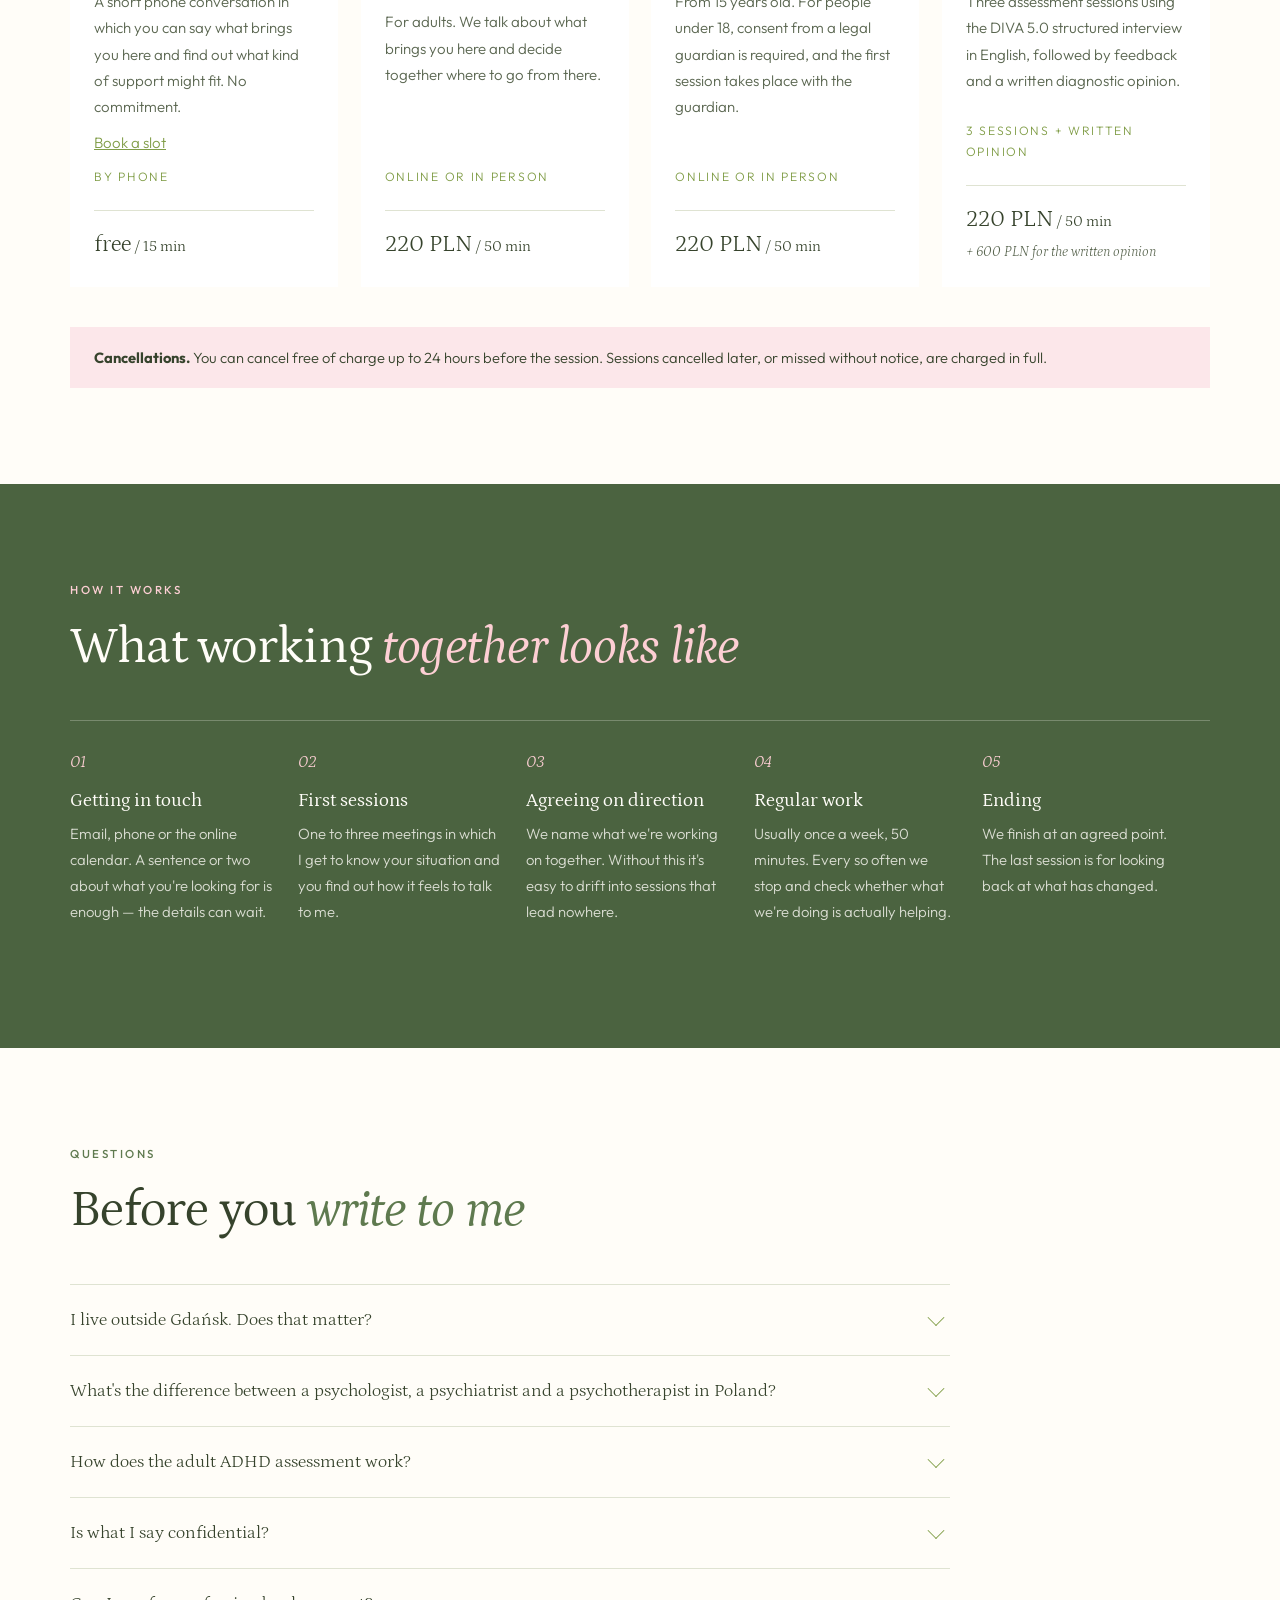
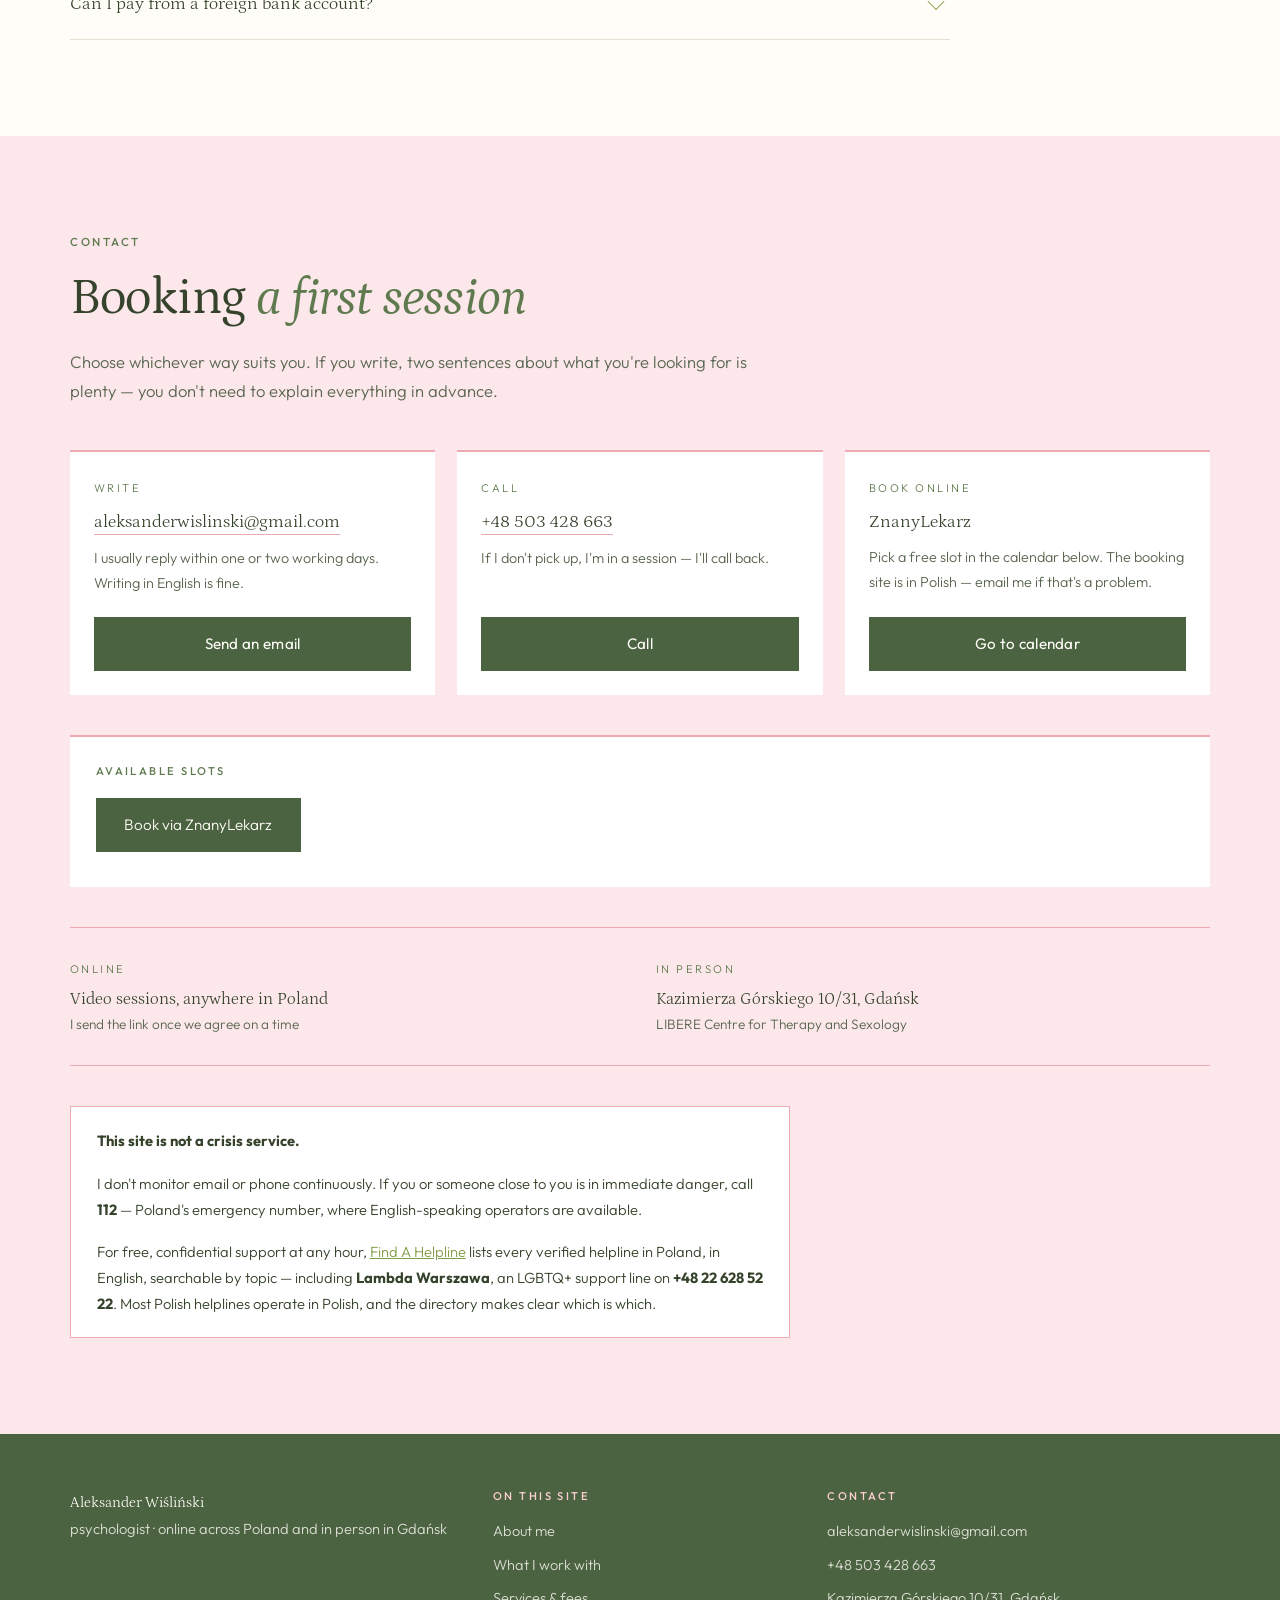
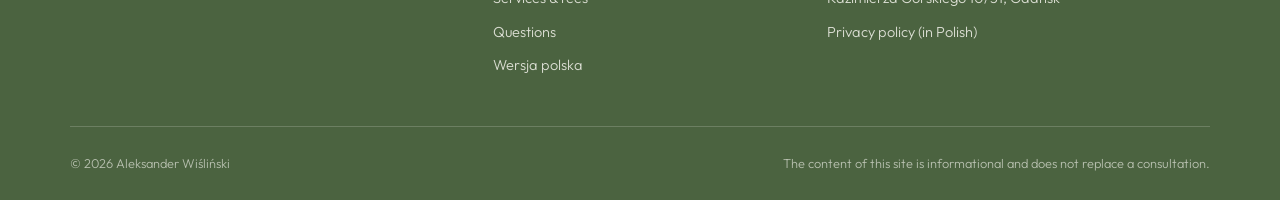
<file: en/index.html>
<!DOCTYPE html>
<html lang="en">
<head>
<meta charset="utf-8">
<meta name="viewport" content="width=device-width, initial-scale=1">

<!-- ===== SEO ===== -->
<title>English-speaking psychologist in Poland — online | Aleksander Wiśliński</title>
<meta name="description" content="English-speaking psychologist based in Gdańsk, working online across Poland. Free 15-minute introductory call. Consultations for adults and teenagers 15+. LGBTQIA+ friendly. Adult ADHD assessment with DIVA 5.0 in English.">
<meta name="author" content="Aleksander Wiśliński">
<meta name="robots" content="index, follow">
<meta name="theme-color" content="#5F7A4F">
<link rel="canonical" href="https://aleksanderwislinski.pl/en/">

<!-- Powiązanie obu wersji językowych — ważne dla Google -->
<link rel="alternate" hreflang="pl" href="https://aleksanderwislinski.pl/">
<link rel="alternate" hreflang="en" href="https://aleksanderwislinski.pl/en/">
<link rel="alternate" hreflang="x-default" href="https://aleksanderwislinski.pl/">

<meta property="og:type" content="website">
<meta property="og:locale" content="en_GB">
<meta property="og:title" content="English-speaking psychologist in Poland — online">
<meta property="og:description" content="Consultations in English for adults and teenagers. Online across Poland, in person in Gdańsk.">
<meta property="og:url" content="https://aleksanderwislinski.pl/en/">
<meta property="og:image" content="https://aleksanderwislinski.pl/assets/aleksander-wislinski.jpg">

<link rel="preconnect" href="https://fonts.googleapis.com">
<link rel="preconnect" href="https://fonts.gstatic.com" crossorigin>
<link href="https://fonts.googleapis.com/css2?family=Outfit:wght@300..600&family=Petrona:ital,wght@0,300..600;1,300..600&display=swap" rel="stylesheet">

<!-- Ten sam arkusz stylów co strona polska — leży o jeden folder wyżej -->
<link rel="stylesheet" href="../styles.css">
<link rel="icon" href="../favicon.svg" type="image/svg+xml">

<!-- ===== STRUCTURED DATA ===== -->
<script type="application/ld+json">
{
  "@context": "https://schema.org",
  "@type": "Psychological",
  "@id": "https://aleksanderwislinski.pl/en/#practice",
  "name": "Aleksander Wiśliński — English-speaking psychologist",
  "description": "English-speaking psychologist based in Gdańsk, working online across Poland. Consultations for adults and teenagers 15+. LGBTQIA+ friendly. Adult ADHD assessment with DIVA 5.0 in English.",
  "url": "https://aleksanderwislinski.pl/en/",
  "image": "https://aleksanderwislinski.pl/assets/aleksander-wislinski.jpg",
  "telephone": "+48503428663",
  "email": "aleksanderwislinski@gmail.com",
  "priceRange": "220 PLN",
  "address": {
    "@type": "PostalAddress",
    "streetAddress": "Kazimierza Górskiego 10/31",
    "addressLocality": "Gdańsk",
    "postalCode": "80-336",
    "addressCountry": "PL"
  },
  "areaServed": { "@type": "Country", "name": "Poland" },
  "availableLanguage": ["en", "pl"],
  "founder": { "@id": "https://aleksanderwislinski.pl/#osoba" },
  "makesOffer": [
    { "@type": "Offer", "name": "Psychological consultation in English", "price": "220", "priceCurrency": "PLN" },
    { "@type": "Offer", "name": "Consultation for teenagers in English", "price": "220", "priceCurrency": "PLN" },
    { "@type": "Offer", "name": "Adult ADHD assessment in English (DIVA 5.0)", "price": "220", "priceCurrency": "PLN" }
  ]
}
</script>

</head>

<body>

<a class="skip-link" href="#main">Skip to content</a>

<header class="topbar" id="topbar">
  <div class="wrap topbar__inner">
    <a class="brand" href="#top">
      <span class="brand__name">Aleksander Wiśliński</span>
      <span class="brand__role">psychologist</span>
    </a>

    <button class="menu-toggle" id="menuToggle" aria-expanded="false" aria-controls="mainNav">
      <span class="menu-toggle__bars" aria-hidden="true"></span>
      <span>Menu</span>
    </button>

    <nav class="nav" id="mainNav" aria-label="Main menu">
      <a href="#about">About me</a>
      <a href="#areas">What I work with</a>
      <a href="#services">Services &amp; fees</a>
      <a href="#questions">Questions</a>
      <a class="lang-switch" href="../">PL</a>
      <a class="nav__cta" href="#contact">Book a session</a>
    </nav>
  </div>
</header>

<main id="main">

<!-- =========================================================
     HERO
     ========================================================= -->
<section class="hero" id="top">
  <div class="wrap hero__inner">

    <div class="hero__text">
      <p class="eyebrow eyebrow--light">Online across Poland &nbsp;/&nbsp; in person in Gdańsk</p>

      <h1>English-speaking<br>psychologist</h1>
      <p class="hero__role">Aleksander Wiśliński</p>

      <p class="hero__lead">
        Living in a country where you don't yet speak the language makes everything harder —
        including asking for help. I work in English with adults and teenagers,
        online anywhere in Poland.
      </p>

      <div class="hero__buttons">
        <a class="btn btn--blush" href="#contact">Book a session</a>
        <a class="btn btn--outline-light" href="#services">Services &amp; fees</a>
      </div>
    </div>

    <figure class="portrait">
      <img src="../assets/aleksander-wislinski.jpg"
           alt="Aleksander Wiśliński, psychologist"
           width="900" height="1125">
    </figure>

  </div>
</section>

<section class="facts" aria-label="At a glance">
  <div class="wrap facts__grid">
    <div class="fact">
      <span class="fact__key">In English</span>
      <span class="fact__val">Psychological consultations in English</span>
    </div>
    <div class="fact">
      <span class="fact__key">Adults &amp; 15+</span>
      <span class="fact__val">Adults and teenagers from 15 years old</span>
    </div>
    <div class="fact">
      <span class="fact__key">LGBTQIA+ friendly</span>
      <span class="fact__val">A safe space, including for questions about gender identity</span>
    </div>
    <div class="fact">
      <span class="fact__key">Anywhere in Poland</span>
      <span class="fact__val">Online sessions</span>
    </div>
    <div class="fact">
      <span class="fact__key">ADHD</span>
      <span class="fact__val">Adult ADHD assessment using DIVA 5.0 in English</span>
    </div>
  </div>
</section>

<!-- =========================================================
     ABOUT
     ========================================================= -->
<section class="section" id="about">
  <div class="wrap">
    <header class="section__head">
      <p class="eyebrow">About me</p>
      <h2>Behind a difficulty there is usually<br><em>an unmet need</em></h2>
    </header>

    <div class="prose-cols">
      <div>
        <p>
          I'm a psychologist based in Gdańsk, currently training in clinical sexology.
          I work with people struggling with emotional regulation, difficulties in relationships
          and life crises. I support those experiencing anxiety, low mood, high stress
          or a sense of isolation.
        </p>
        <p>
          I also have experience working with autistic people and people with ADHD.
          I'm an LGBTQIA+ friendly psychologist, and my work is regularly supervised.
        </p>
      </div>

      <div>
        <p>
          I believe that many difficulties come from unmet emotional needs and from ways
          of coping that once helped us survive, but today get in the way of living
          and building relationships.
        </p>
        <p>
          I am drawn to the <strong>Schema Therapy (ST)</strong> approach, which helps people
          understand recurring emotional and relational patterns. In my work, I use tools from
          <strong>cognitive-behavioral therapy (CBT)</strong> and
          <strong>dialectical behavior therapy (DBT)</strong> — approaches that support managing
          emotions, overcoming crises, and building more fulfilling relationships.
        </p>
      </div>
    </div>

    <p class="callout">
      <strong>A note on language.</strong> I'm not a native English speaker, but I work
      comfortably in English throughout the whole session — there's no need to simplify
      what you want to say. If at any point a word doesn't come to either of us,
      we take the time to find it. That's part of the work, not an interruption.
    </p>

    <div class="path">
      <div class="path__col">
        <h3>Education</h3>
        <ul class="entries">
          <li>
            <strong>Clinical sexology</strong>
            <span>SWPS University — postgraduate studies, in progress</span>
          </li>
          <li>
            <strong>Psychology, clinical specialisation</strong>
            <span>SWPS University</span>
          </li>
        </ul>
      </div>

      <div class="path__col">
        <h3>Experience</h3>
        <ul class="entries">
          <li>
            <strong>LIBERE Centre for Therapy and Sexology</strong>
            <span>Gdańsk — centre coordinator and practising psychologist</span>
          </li>
          <li>
            <strong>Niepodzielni Foundation</strong>
            <span>Psychological consultations</span>
          </li>
          <li>
            <strong>Dreamlab Therapeutic Kindergarten</strong>
            <span>Work with children aged 3–7 on the autism spectrum</span>
          </li>
        </ul>
      </div>

      <div class="path__col">
        <h3>Training</h3>
        <ul class="entries">
          <li>
            <strong>Social Skills Training (TUS) instructor</strong>
            <span>NPDN Studio Psychologiczne, Gdynia — 2023</span>
          </li>
          <li>
            <strong>Polish Sexological Society conference</strong>
            <span>Warsaw — 2025</span>
          </li>
        </ul>
      </div>
    </div>
  </div>
</section>

<!-- =========================================================
     AREAS
     ========================================================= -->
<section class="section section--green" id="areas">
  <div class="wrap">
    <header class="section__head">
      <p class="eyebrow">What I work with</p>
      <h2>Reasons people <em>get in touch</em></h2>
      <p class="section__intro">
        This list is a starting point, not a closed catalogue. If your situation looks
        different, or you can't quite name it yet, write anyway. Part of what a first
        session is for is checking whether what I can offer matches what you're looking for.
        When the answer is no, I'll point you somewhere more useful.
      </p>
    </header>

    <ul class="tags">
      <li class="tag--accent">ADHD</li>
      <li class="tag--accent">Anxiety</li>
      <li class="tag--accent">LGBTQIA+ support</li>
      <li class="tag--accent">Gender identity</li>
      <li class="tag--accent">Assertiveness</li>
      <li class="tag--accent">Constant worrying</li>
      <li>Autism spectrum</li>
      <li>Low mood</li>
      <li>Emotional regulation</li>
      <li>Relationship difficulties</li>
      <li>Loss of motivation</li>
      <li>Low self-esteem</li>
      <li>High stress</li>
      <li>Life crisis</li>
      <li>Loneliness and isolation</li>
      <li>Adjusting to life in Poland</li>
    </ul>
  </div>
</section>

<!-- =========================================================
     SERVICES
     ========================================================= -->
<section class="section" id="services">
  <div class="wrap">
    <header class="section__head">
      <p class="eyebrow">Services &amp; fees</p>
      <h2>What I <em>offer in English</em></h2>
      <p class="section__intro">
        Sessions take place online or in person in Gdańsk — the fee is the same either way.
      </p>
    </header>

    <div class="offers">
      <article class="offer">
        <h3>Free introductory call</h3>
        <p>A short phone conversation in which you can say what brings you here and find out what kind of support might fit. No commitment.</p>
        <p><a href="https://www.znanylekarz.pl/aleksander-wislinski/psycholog/gdansk" target="_blank" rel="noopener">Book a slot</a></p>
        <p class="offer__meta">by phone</p>
        <p class="offer__price"><span>free</span> / 15 min</p>
      </article>

      <article class="offer">
        <h3>Psychological consultation</h3>
        <p>For adults. We talk about what brings you here and decide together where to go from there.</p>
        <p class="offer__meta">online or in person</p>
        <p class="offer__price"><span>220 PLN</span> / 50 min</p>
      </article>

      <article class="offer">
        <h3>Consultation for teenagers</h3>
        <p>From 15 years old. For people under 18, consent from a legal guardian is required, and the first session takes place with the guardian.</p>
        <p class="offer__meta">online or in person</p>
        <p class="offer__price"><span>220 PLN</span> / 50 min</p>
      </article>

      <article class="offer">
        <h3>Adult ADHD assessment</h3>
        <p>Three assessment sessions using the DIVA 5.0 structured interview in English, followed by feedback and a written diagnostic opinion.</p>
        <p class="offer__meta">3 sessions + written opinion</p>
        <p class="offer__price"><span>220 PLN</span> / 50 min <em>+ 600 PLN for the written opinion</em></p>
      </article>
    </div>

    <p class="note">
      <strong>Cancellations.</strong> You can cancel free of charge up to 24 hours before
      the session. Sessions cancelled later, or missed without notice, are charged in full.
    </p>
  </div>
</section>

<!-- =========================================================
     HOW IT WORKS
     ========================================================= -->
<section class="section section--dark" id="how">
  <div class="wrap">
    <header class="section__head">
      <p class="eyebrow eyebrow--light">How it works</p>
      <h2>What working <em>together looks like</em></h2>
    </header>

    <ol class="steps">
      <li>
        <h3>Getting in touch</h3>
        <p>Email, phone or the online calendar. A sentence or two about what you're looking for is enough — the details can wait.</p>
      </li>
      <li>
        <h3>First sessions</h3>
        <p>One to three meetings in which I get to know your situation and you find out how it feels to talk to me.</p>
      </li>
      <li>
        <h3>Agreeing on direction</h3>
        <p>We name what we're working on together. Without this it's easy to drift into sessions that lead nowhere.</p>
      </li>
      <li>
        <h3>Regular work</h3>
        <p>Usually once a week, 50 minutes. Every so often we stop and check whether what we're doing is actually helping.</p>
      </li>
      <li>
        <h3>Ending</h3>
        <p>We finish at an agreed point. The last session is for looking back at what has changed.</p>
      </li>
    </ol>
  </div>
</section>

<!-- =========================================================
     QUESTIONS
     ========================================================= -->
<section class="section" id="questions">
  <div class="wrap">
    <header class="section__head">
      <p class="eyebrow">Questions</p>
      <h2>Before you <em>write to me</em></h2>
    </header>

    <div class="faq">
      <details>
        <summary>I live outside Gdańsk. Does that matter?</summary>
        <p>No. Online sessions work anywhere in Poland, and that's how most of my English-speaking clients work with me. All you need is a quiet place where nobody will interrupt you and a stable connection.</p>
      </details>

      <details>
        <summary>What's the difference between a psychologist, a psychiatrist and a psychotherapist in Poland?</summary>
        <p>A psychologist completes a five-year psychology degree and can consult, assess and support, but cannot prescribe medication — that's a psychiatrist, who is a medical doctor. A psychotherapist has completed several additional years of training in a specific approach. I provide psychological consultations and assessments. If you need one of the other two, I'll say so and help you work out where to look.</p>
      </details>

      <details>
        <summary>How does the adult ADHD assessment work?</summary>
        <p>It's three sessions. We start with an initial consultation, then go through the DIVA 5.0 structured interview in English, and finally discuss the results and I issue a written diagnostic opinion. I can provide the opinion in English as well as Polish — useful if you may need it outside Poland.</p>
      </details>

      <details>
        <summary>Is what I say confidential?</summary>
        <p>Yes. I'm bound by professional confidentiality, which covers everything you tell me in a session. Polish law provides narrow exceptions, concerning situations where someone's life or health is in immediate danger. I explain this clearly in the first session.</p>
      </details>

      <details>
        <summary>Can I pay from a foreign bank account?</summary>
        <p>Yes — a standard European transfer works. Write to me and we'll sort out the details before the first session.</p>
      </details>
    </div>
  </div>
</section>

<!-- =========================================================
     CONTACT
     ========================================================= -->
<section class="section section--blush" id="contact">
  <div class="wrap">
    <header class="section__head">
      <p class="eyebrow">Contact</p>
      <h2>Booking <em>a first session</em></h2>
      <p class="section__intro">
        Choose whichever way suits you. If you write, two sentences about what you're
        looking for is plenty — you don't need to explain everything in advance.
      </p>
    </header>

    <div class="booking">
      <article class="booking__card">
        <span class="booking__label">Write</span>
        <a class="booking__value" href="mailto:aleksanderwislinski@gmail.com?subject=Consultation%20in%20English">aleksanderwislinski@gmail.com</a>
        <p>I usually reply within one or two working days. Writing in English is fine.</p>
        <a class="btn btn--dark" href="mailto:aleksanderwislinski@gmail.com?subject=Consultation%20in%20English">Send an email</a>
      </article>

      <article class="booking__card">
        <span class="booking__label">Call</span>
        <a class="booking__value" href="tel:+48503428663">+48 503 428 663</a>
        <p>If I don't pick up, I'm in a session — I'll call back.</p>
        <a class="btn btn--dark" href="tel:+48503428663">Call</a>
      </article>

      <article class="booking__card">
        <span class="booking__label">Book online</span>
        <span class="booking__value">ZnanyLekarz</span>
        <p>Pick a free slot in the calendar below. The booking site is in Polish — email me if that's a problem.</p>
        <a class="btn btn--dark" href="#calendar">Go to calendar</a>
      </article>
    </div>

    <!-- WIDŻET ZNANEGO LEKARZA -->
    <div class="zl-block" id="calendar">
      <h3 class="zl-block__title">Available slots</h3>
      <div class="zl-slot">
        <a id="zl-url" class="zl-url" href="https://www.znanylekarz.pl/aleksander-wislinski/psycholog/gdansk" rel="nofollow" data-zlw-doctor="aleksander-wislinski" data-zlw-type="big_with_calendar" data-zlw-opinion="false" data-zlw-hide-branding="true" data-zlw-saas-only="false" data-zlw-a11y-title="Appointment booking widget">Book via ZnanyLekarz</a>
        <script>!function($_x,_s,id){var js,fjs=$_x.getElementsByTagName(_s)[0];if(!$_x.getElementById(id)){js = $_x.createElement(_s);js.id = id;js.src = "https://platform.docplanner.com/js/widget.js";fjs.parentNode.insertBefore(js,fjs);}}(document,"script","zl-widget-s");</script>
      </div>
    </div>

    <div class="contact">
      <div class="contact__item">
        <span class="contact__label">Online</span>
        <span class="contact__value">
          Video sessions, anywhere in Poland
          <span class="contact__sub">I send the link once we agree on a time</span>
        </span>
      </div>

      <div class="contact__item">
        <span class="contact__label">In person</span>
        <span class="contact__value">
          Kazimierza Górskiego 10/31, Gdańsk
          <span class="contact__sub">LIBERE Centre for Therapy and Sexology</span>
        </span>
      </div>
    </div>

    <aside class="crisis">
      <p><strong>This site is not a crisis service.</strong></p>
      <p>
        I don't monitor email or phone continuously. If you or someone close to you is in
        immediate danger, call <strong>112</strong> — Poland's emergency number, where
        English-speaking operators are available.
      </p>
      <p>
        For free, confidential support at any hour, <a href="https://findahelpline.com/countries/pl" target="_blank" rel="noopener">Find A Helpline</a>
        lists every verified helpline in Poland, in English, searchable by topic — including
        <strong>Lambda Warszawa</strong>, an LGBTQ+ support line on <strong>+48 22 628 52 22</strong>.
        Most Polish helplines operate in Polish, and the directory makes clear which is which.
      </p>
    </aside>
  </div>
</section>

</main>

<footer class="footer">
  <div class="wrap footer__grid">
    <div class="footer__brand">
      <p class="footer__name">Aleksander Wiśliński</p>
      <p>psychologist · online across Poland and in person in Gdańsk</p>
    </div>

    <nav class="footer__nav" aria-label="Footer">
      <h3>On this site</h3>
      <a href="#about">About me</a>
      <a href="#areas">What I work with</a>
      <a href="#services">Services &amp; fees</a>
      <a href="#questions">Questions</a>
      <a href="../">Wersja polska</a>
    </nav>

    <div class="footer__contact">
      <h3>Contact</h3>
      <a href="mailto:aleksanderwislinski@gmail.com">aleksanderwislinski@gmail.com</a>
      <a href="tel:+48503428663">+48 503 428 663</a>
      <span>Kazimierza Górskiego 10/31, Gdańsk</span>
      <a href="../polityka-prywatnosci.html">Privacy policy (in Polish)</a>
    </div>
  </div>

  <div class="wrap footer__bottom">
    <p>© <span id="rok">2026</span> Aleksander Wiśliński</p>
    <p>The content of this site is informational and does not replace a consultation.</p>
  </div>
</footer>

<script>
  var toggle = document.getElementById('menuToggle');
  var nav = document.getElementById('mainNav');
  toggle.addEventListener('click', function () {
    var open = nav.classList.toggle('nav--open');
    toggle.setAttribute('aria-expanded', open ? 'true' : 'false');
  });
  nav.querySelectorAll('a').forEach(function (link) {
    link.addEventListener('click', function () {
      nav.classList.remove('nav--open');
      toggle.setAttribute('aria-expanded', 'false');
    });
  });

  document.getElementById('rok').textContent = new Date().getFullYear();

  var topbar = document.getElementById('topbar');
  window.addEventListener('scroll', function () {
    topbar.classList.toggle('topbar--scrolled', window.scrollY > 40);
  }, { passive: true });
</script>

</body>
</html>
</file>
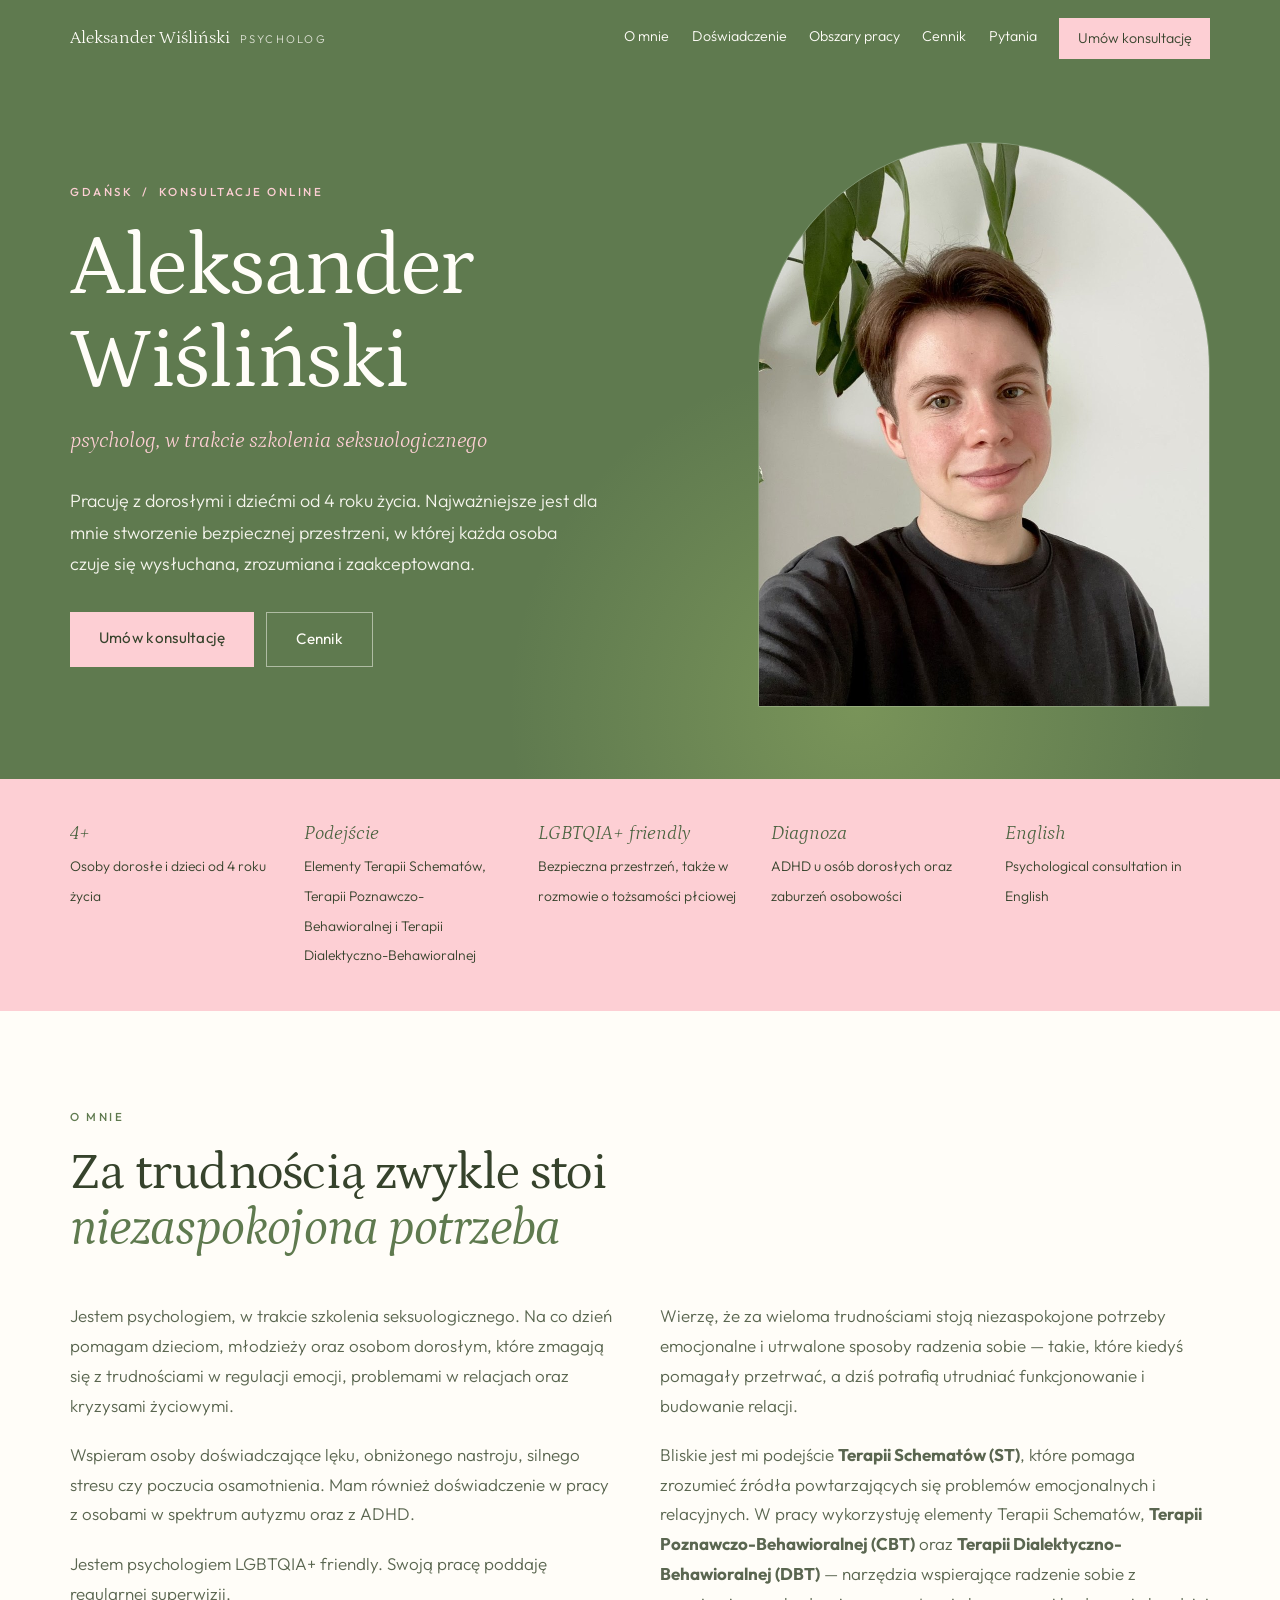
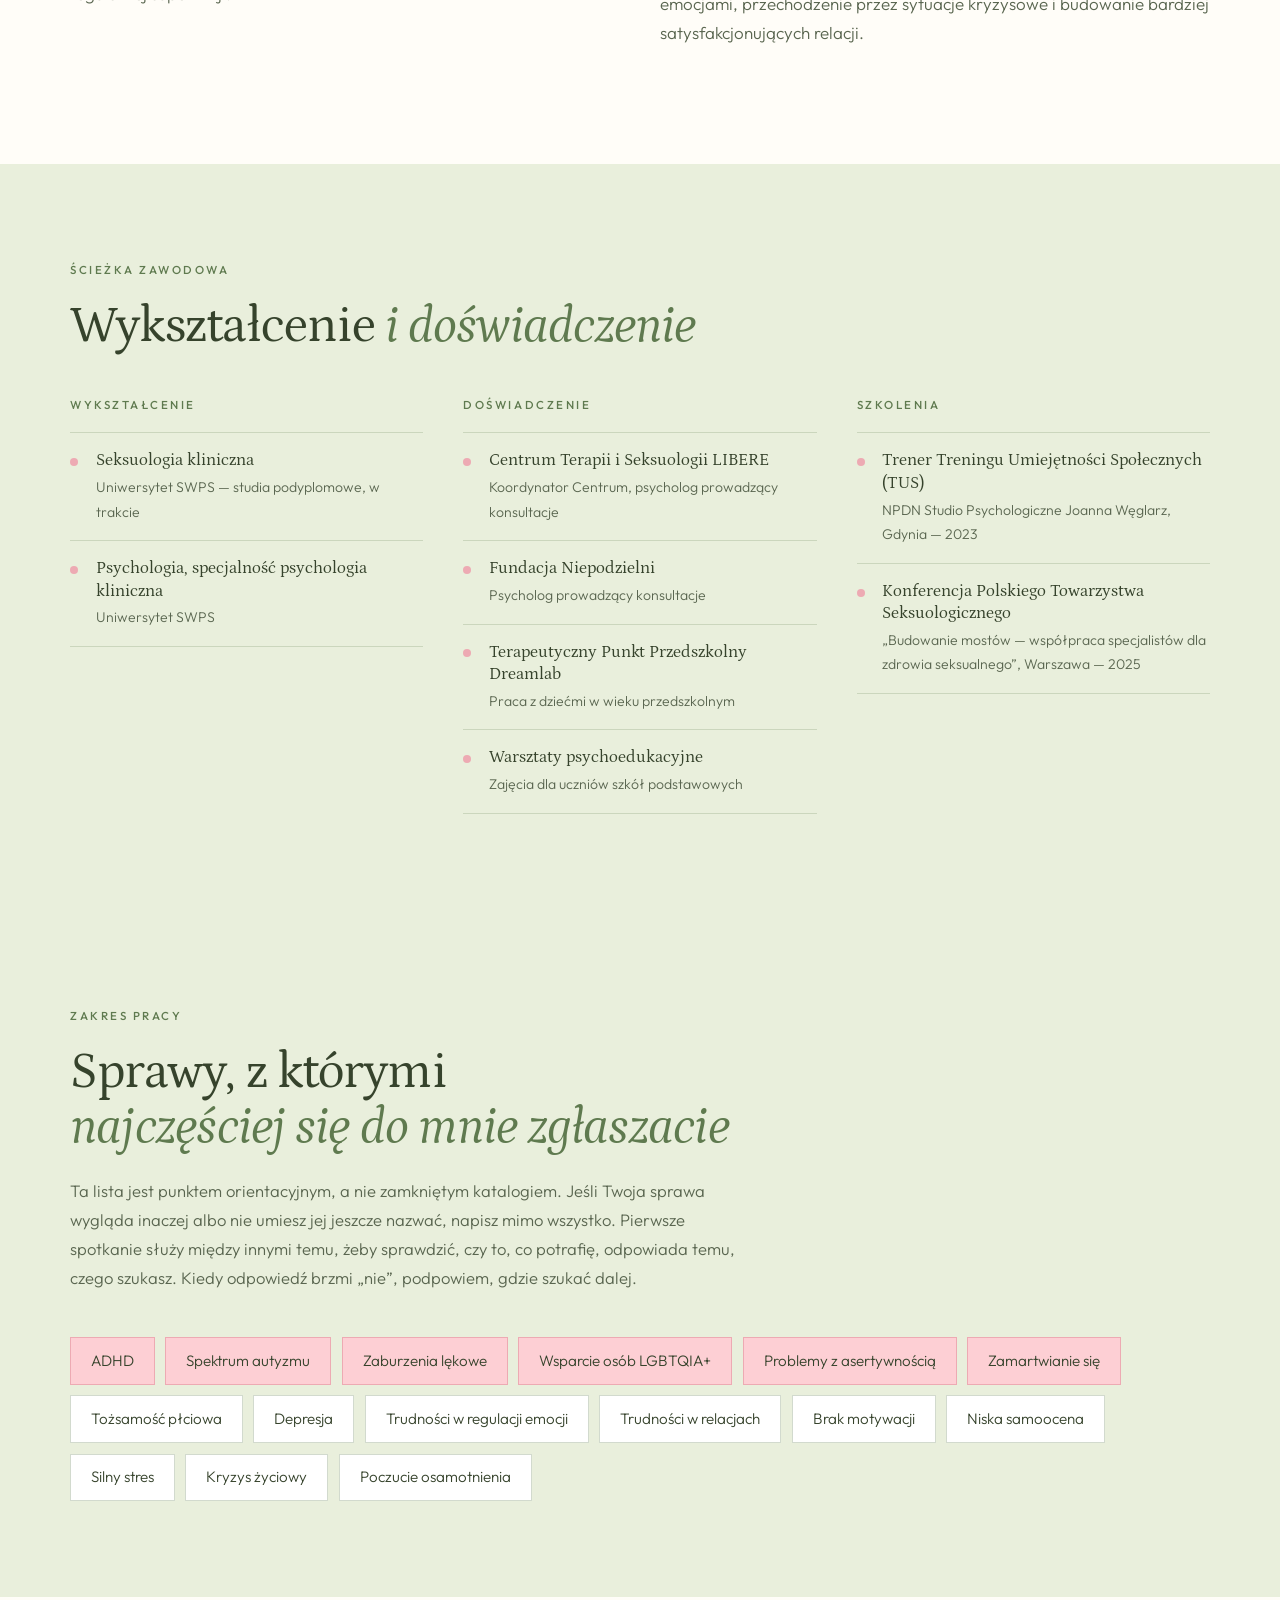
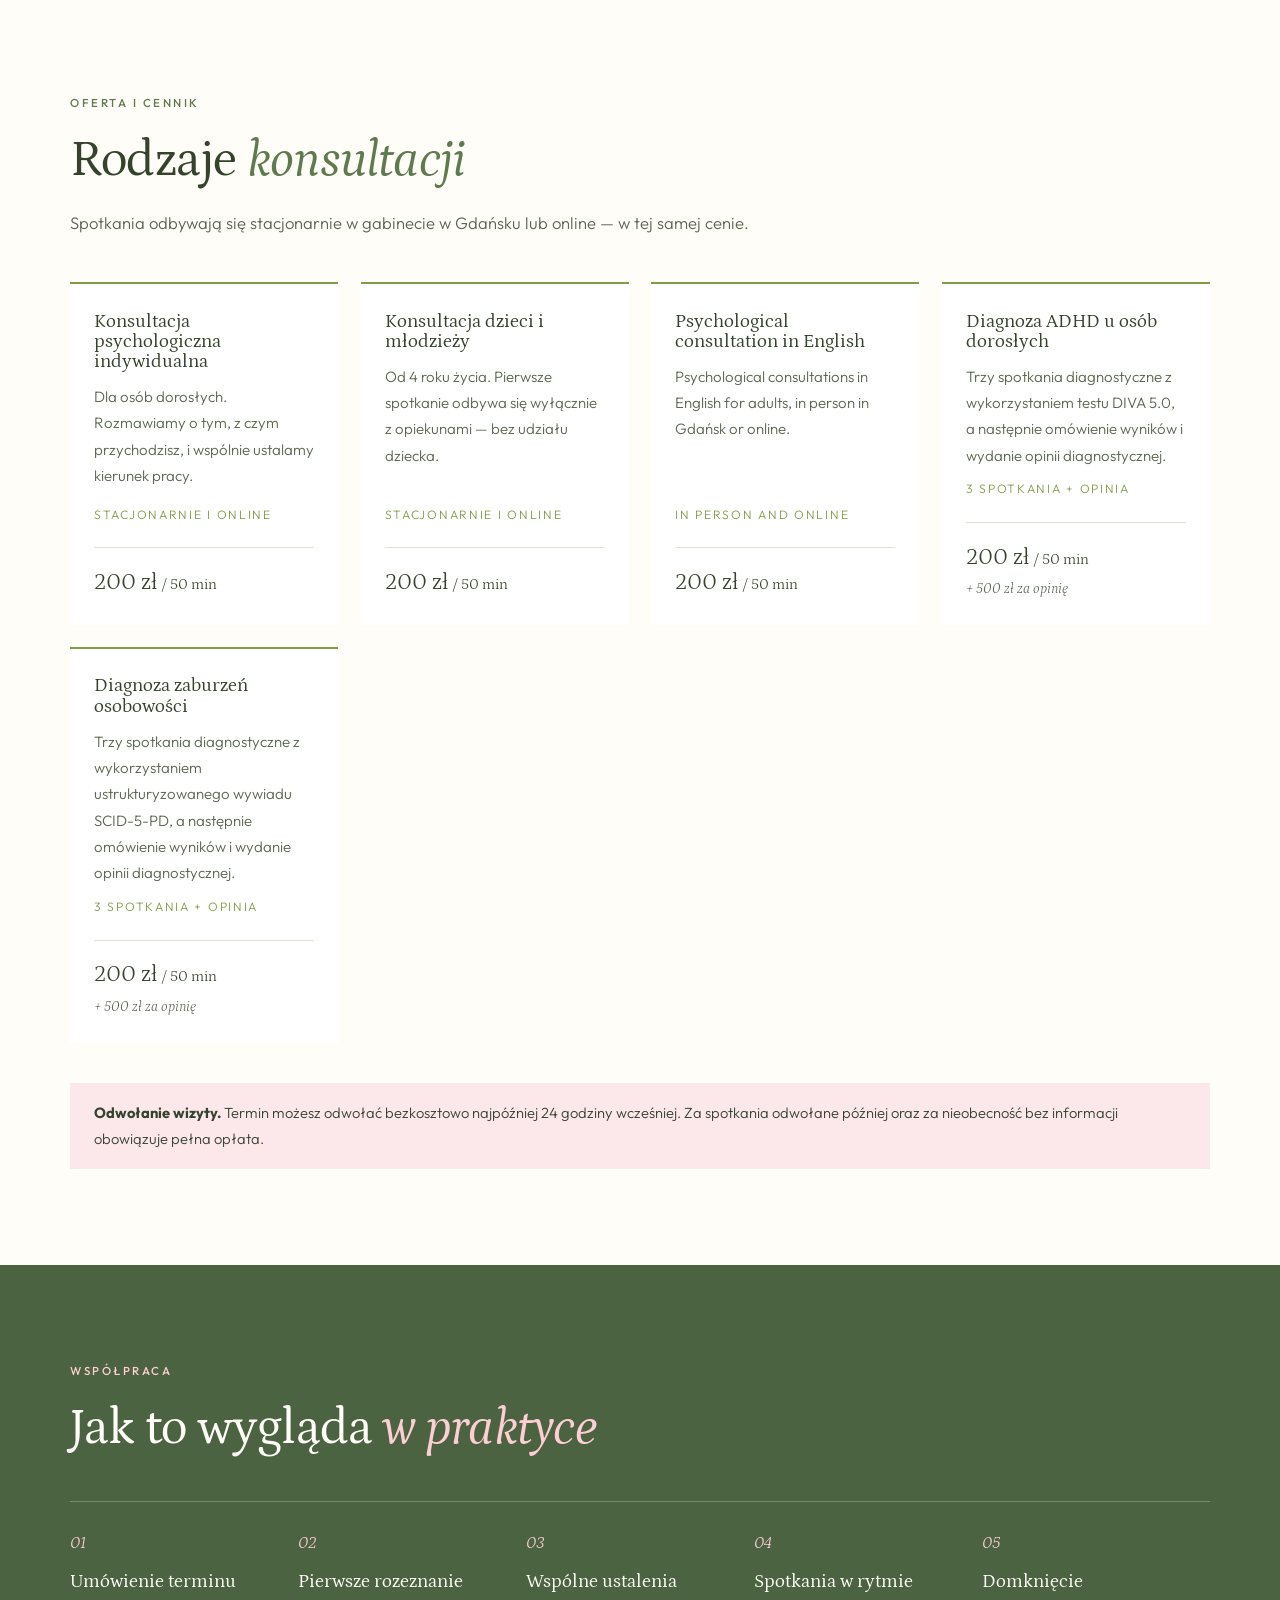
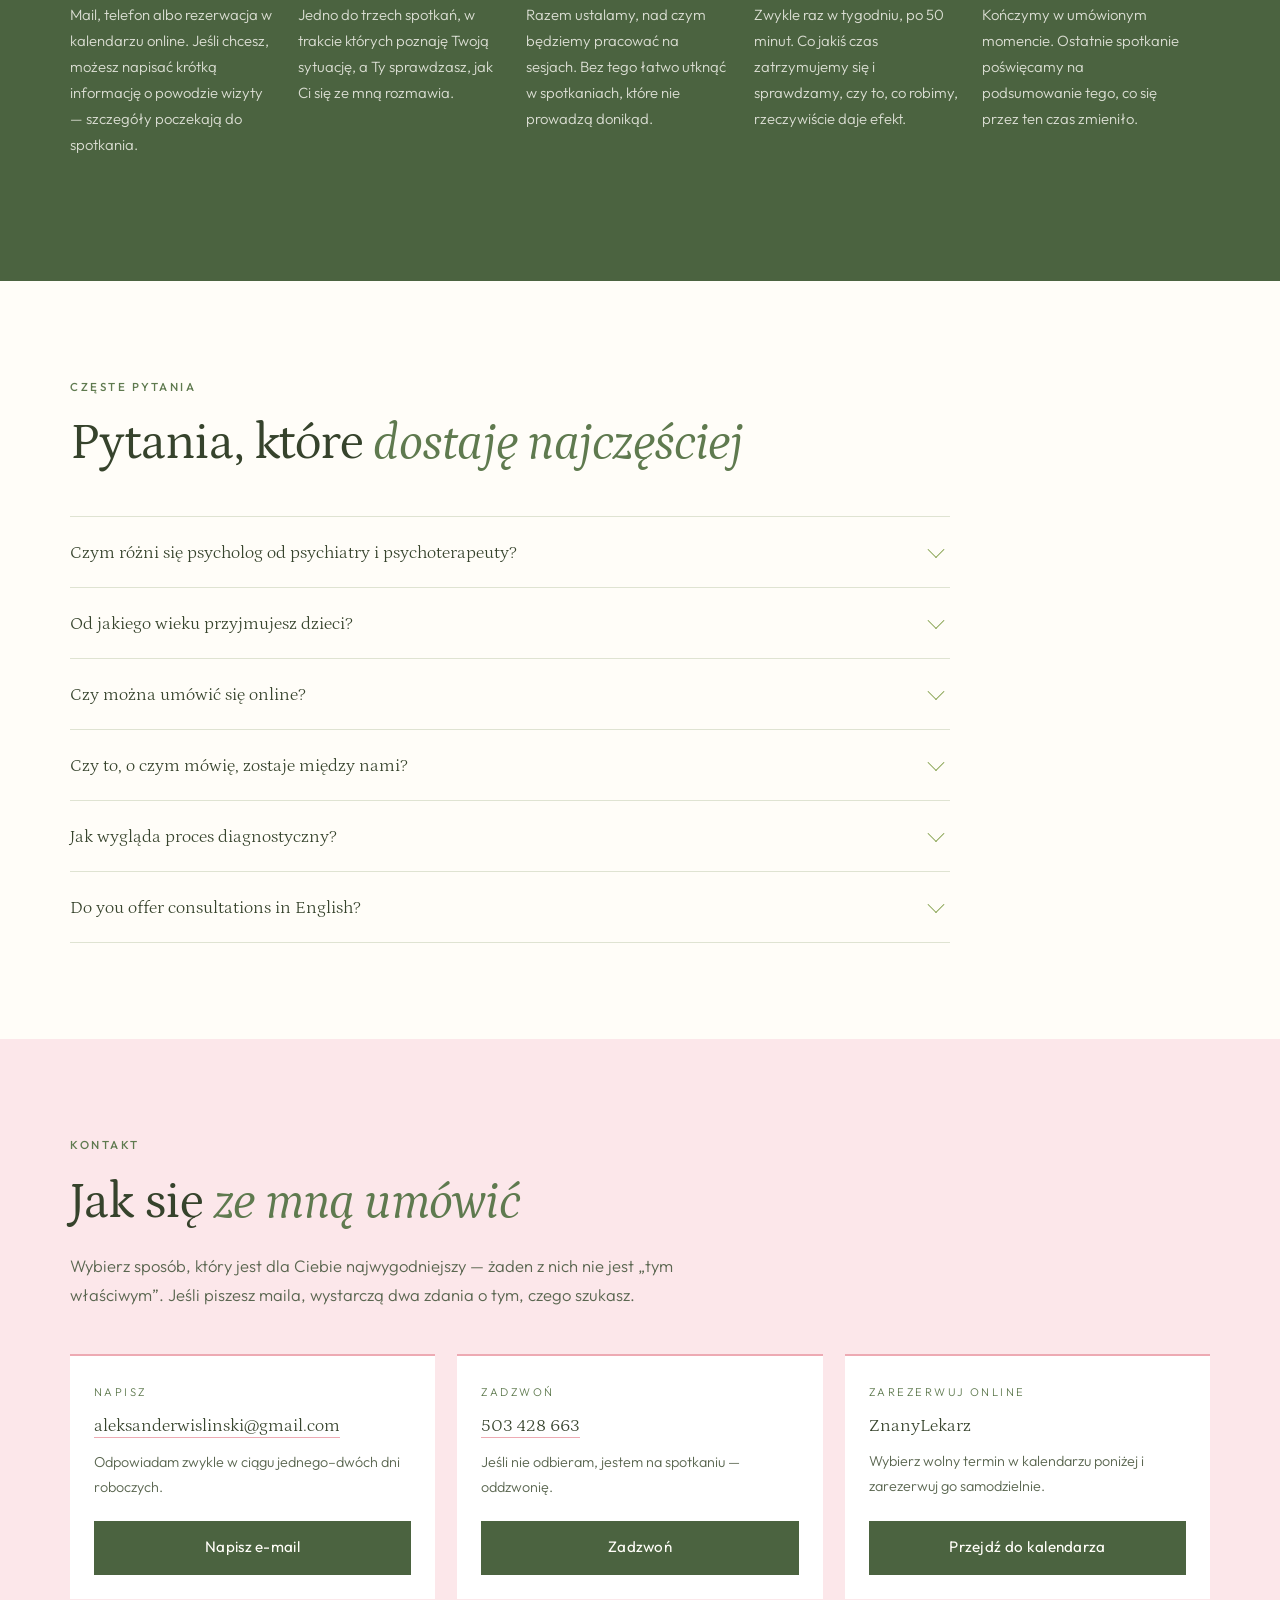
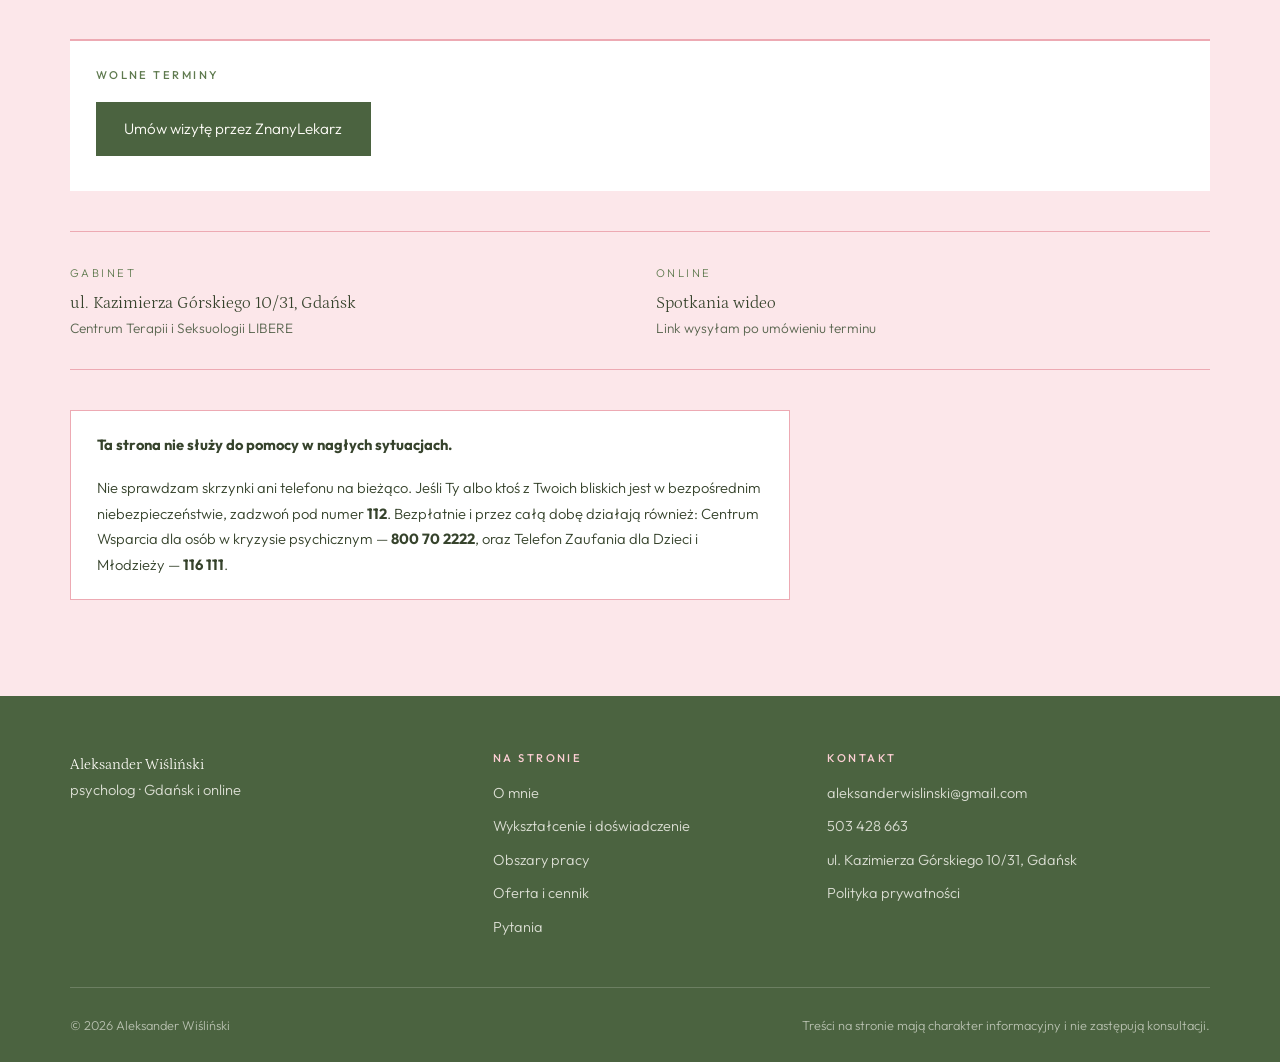
<file: index.html.html>
<!DOCTYPE html>
<html lang="pl">
<head>
<meta charset="utf-8">
<meta name="viewport" content="width=device-width, initial-scale=1">

<!-- ===== TYTUŁ I OPIS DLA GOOGLE ===== -->
<title>Aleksander Wiśliński — psycholog, Gdańsk i online</title>
<meta name="description" content="Psycholog w Gdańsku i online. Konsultacje dla osób dorosłych i dzieci od 4 roku życia. Diagnoza ADHD i zaburzeń osobowości. Konsultacje po angielsku. Psycholog LGBTQIA+ friendly.">
<meta name="author" content="Aleksander Wiśliński">
<meta name="robots" content="index, follow">
<meta name="theme-color" content="#5F7A4F">
<link rel="canonical" href="https://TWOJADOMENA.pl/">

<meta property="og:type" content="website">
<meta property="og:locale" content="pl_PL">
<meta property="og:title" content="Aleksander Wiśliński — psycholog, Gdańsk i online">
<meta property="og:description" content="Konsultacje psychologiczne dla osób dorosłych i dzieci od 4 roku życia. Gdańsk i online.">
<meta property="og:url" content="https://TWOJADOMENA.pl/">
<meta property="og:image" content="https://TWOJADOMENA.pl/assets/aleksander-wislinski.jpg">

<!-- ===== CZCIONKI ===== -->
<link rel="preconnect" href="https://fonts.googleapis.com">
<link rel="preconnect" href="https://fonts.gstatic.com" crossorigin>
<link href="https://fonts.googleapis.com/css2?family=Outfit:wght@300..600&family=Petrona:ital,wght@0,300..600;1,300..600&display=swap" rel="stylesheet">

<link rel="stylesheet" href="styles.css">
</head>

<body>

<a class="skip-link" href="#main">Przejdź do treści</a>

<!-- =========================================================
     GÓRNE MENU
     ========================================================= -->
<header class="topbar" id="topbar">
  <div class="wrap topbar__inner">
    <a class="brand" href="#top">
      <span class="brand__name">Aleksander Wiśliński</span>
      <span class="brand__role">psycholog</span>
    </a>

    <button class="menu-toggle" id="menuToggle" aria-expanded="false" aria-controls="mainNav">
      <span class="menu-toggle__bars" aria-hidden="true"></span>
      <span>Menu</span>
    </button>

    <nav class="nav" id="mainNav" aria-label="Menu główne">
      <a href="#o-mnie">O mnie</a>
      <a href="#sciezka">Doświadczenie</a>
      <a href="#obszary">Obszary pracy</a>
      <a href="#oferta">Cennik</a>
      <a href="#pytania">Pytania</a>
      <a class="nav__cta" href="#kontakt">Umów konsultację</a>
    </nav>
  </div>
</header>

<main id="main">

<!-- =========================================================
     SEKCJA POWITALNA
     ========================================================= -->
<section class="hero" id="top">
  <div class="wrap hero__inner">

    <div class="hero__text">
      <p class="eyebrow eyebrow--light">Gdańsk &nbsp;/&nbsp; konsultacje online</p>

      <h1>Aleksander<br>Wiśliński</h1>
      <p class="hero__role">psycholog, w trakcie szkolenia seksuologicznego</p>

      <p class="hero__lead">
        Pracuję z dorosłymi i dziećmi od 4 roku życia. Najważniejsze jest dla mnie
        stworzenie bezpiecznej przestrzeni, w której każda osoba czuje się wysłuchana,
        zrozumiana i&nbsp;zaakceptowana.
      </p>

      <div class="hero__buttons">
        <a class="btn btn--blush" href="#kontakt">Umów konsultację</a>
        <a class="btn btn--outline-light" href="#oferta">Cennik</a>
      </div>
    </div>

    <figure class="portrait">
      <img src="assets/aleksander-wislinski.jpg"
           alt="Aleksander Wiśliński, psycholog"
           width="900" height="1125">
    </figure>

  </div>
</section>

<!-- Pasek z najważniejszymi informacjami -->
<section class="facts" aria-label="W skrócie">
  <div class="wrap facts__grid">
    <div class="fact">
      <span class="fact__key">4+</span>
      <span class="fact__val">Osoby dorosłe i dzieci od 4 roku życia</span>
    </div>
    <div class="fact">
      <span class="fact__key">Podejście</span>
      <span class="fact__val">Elementy Terapii Schematów, Terapii Poznawczo-Behawioralnej i Terapii Dialektyczno-Behawioralnej</span>
    </div>
    <div class="fact">
      <span class="fact__key">LGBTQIA+ friendly</span>
      <span class="fact__val">Bezpieczna przestrzeń, także w rozmowie o tożsamości płciowej</span>
    </div>
    <div class="fact">
      <span class="fact__key">Diagnoza</span>
      <span class="fact__val">ADHD u osób dorosłych oraz zaburzeń osobowości</span>
    </div>
    <div class="fact">
      <span class="fact__key">English</span>
      <span class="fact__val">Psychological consultation in English</span>
    </div>
  </div>
</section>

<!-- =========================================================
     O MNIE
     ========================================================= -->
<section class="section" id="o-mnie">
  <div class="wrap">
    <header class="section__head">
      <p class="eyebrow">O mnie</p>
      <h2>Za trudnością zwykle stoi<br><em>niezaspokojona potrzeba</em></h2>
    </header>

    <div class="prose-cols">
      <div>
        <p>
          Jestem psychologiem, w trakcie szkolenia seksuologicznego. Na co dzień pomagam
          dzieciom, młodzieży oraz osobom dorosłym, które zmagają się z trudnościami
          w regulacji emocji, problemami w relacjach oraz kryzysami życiowymi.
        </p>
        <p>
          Wspieram osoby doświadczające lęku, obniżonego nastroju, silnego stresu
          czy poczucia osamotnienia. Mam również doświadczenie w pracy z osobami
          w spektrum autyzmu oraz z ADHD.
        </p>
        <p>
          Jestem psychologiem LGBTQIA+ friendly. Swoją pracę poddaję regularnej superwizji.
        </p>
      </div>

      <div>
        <p>
          Wierzę, że za wieloma trudnościami stoją niezaspokojone potrzeby emocjonalne
          i utrwalone sposoby radzenia sobie — takie, które kiedyś pomagały przetrwać,
          a dziś potrafią utrudniać funkcjonowanie i budowanie relacji.
        </p>
        <p>
          Bliskie jest mi podejście <strong>Terapii Schematów (ST)</strong>, które pomaga
          zrozumieć źródła powtarzających się problemów emocjonalnych i relacyjnych.
          W pracy wykorzystuję elementy Terapii Schematów, <strong>Terapii
          Poznawczo-Behawioralnej (CBT)</strong> oraz <strong>Terapii
          Dialektyczno-Behawioralnej (DBT)</strong> — narzędzia wspierające radzenie sobie
          z emocjami, przechodzenie przez sytuacje kryzysowe i budowanie bardziej
          satysfakcjonujących relacji.
        </p>
      </div>
    </div>
  </div>
</section>

<!-- =========================================================
     WYKSZTAŁCENIE I DOŚWIADCZENIE
     ========================================================= -->
<section class="section section--green" id="sciezka">
  <div class="wrap">
    <header class="section__head">
      <p class="eyebrow">Ścieżka zawodowa</p>
      <h2>Wykształcenie <em>i doświadczenie</em></h2>
    </header>

    <div class="path">
      <div class="path__col">
        <h3>Wykształcenie</h3>
        <ul class="entries">
          <li>
            <strong>Seksuologia kliniczna</strong>
            <span>Uniwersytet SWPS — studia podyplomowe, w trakcie</span>
          </li>
          <li>
            <strong>Psychologia, specjalność psychologia kliniczna</strong>
            <span>Uniwersytet SWPS</span>
          </li>
        </ul>
      </div>

      <div class="path__col">
        <h3>Doświadczenie</h3>
        <ul class="entries">
          <li>
            <strong>Centrum Terapii i Seksuologii LIBERE</strong>
            <span>Koordynator Centrum, psycholog prowadzący konsultacje</span>
          </li>
          <li>
            <strong>Fundacja Niepodzielni</strong>
            <span>Psycholog prowadzący konsultacje</span>
          </li>
          <li>
            <strong>Terapeutyczny Punkt Przedszkolny Dreamlab</strong>
            <span>Praca z dziećmi w wieku przedszkolnym</span>
          </li>
          <li>
            <strong>Warsztaty psychoedukacyjne</strong>
            <span>Zajęcia dla uczniów szkół podstawowych</span>
          </li>
        </ul>
      </div>

      <div class="path__col">
        <h3>Szkolenia</h3>
        <ul class="entries">
          <li>
            <strong>Trener Treningu Umiejętności Społecznych (TUS)</strong>
            <span>NPDN Studio Psychologiczne Joanna Węglarz, Gdynia — 2023</span>
          </li>
          <li>
            <strong>Konferencja Polskiego Towarzystwa Seksuologicznego</strong>
            <span>„Budowanie mostów — współpraca specjalistów dla zdrowia seksualnego”, Warszawa — 2025</span>
          </li>
        </ul>
      </div>
    </div>
  </div>
</section>

<!-- =========================================================
     OBSZARY PRACY
     ========================================================= -->
<section class="section section--green" id="obszary">
  <div class="wrap">
    <header class="section__head">
      <p class="eyebrow">Zakres pracy</p>
      <h2>Sprawy, z którymi<br><em>najczęściej się do mnie zgłaszacie</em></h2>
      <p class="section__intro">
        Ta lista jest punktem orientacyjnym, a nie zamkniętym katalogiem. Jeśli Twoja sprawa
        wygląda inaczej albo nie umiesz jej jeszcze nazwać, napisz mimo wszystko. Pierwsze
        spotkanie służy między innymi temu, żeby sprawdzić, czy to, co potrafię, odpowiada
        temu, czego szukasz. Kiedy odpowiedź brzmi „nie”, podpowiem, gdzie szukać dalej.
      </p>
    </header>

    <!-- Pola z klasą "tag--accent" są różowe -->
    <ul class="tags">
      <li class="tag--accent">ADHD</li>
      <li class="tag--accent">Spektrum autyzmu</li>
      <li class="tag--accent">Zaburzenia lękowe</li>
      <li class="tag--accent">Wsparcie osób LGBTQIA+</li>
      <li class="tag--accent">Problemy z asertywnością</li>
      <li class="tag--accent">Zamartwianie się</li>
      <li>Tożsamość płciowa</li>
      <li>Depresja</li>
      <li>Trudności w regulacji emocji</li>
      <li>Trudności w relacjach</li>
      <li>Brak motywacji</li>
      <li>Niska samoocena</li>
      <li>Silny stres</li>
      <li>Kryzys życiowy</li>
      <li>Poczucie osamotnienia</li>
    </ul>
  </div>
</section>

<!-- =========================================================
     OFERTA I CENNIK
     ========================================================= -->
<section class="section" id="oferta">
  <div class="wrap">
    <header class="section__head">
      <p class="eyebrow">Oferta i cennik</p>
      <h2>Rodzaje <em>konsultacji</em></h2>
      <p class="section__intro">
        Spotkania odbywają się stacjonarnie w gabinecie w Gdańsku lub online — w tej samej cenie.
      </p>
    </header>

    <div class="offers">
      <article class="offer">
        <h3>Konsultacja psychologiczna indywidualna</h3>
        <p>Dla osób dorosłych. Rozmawiamy o tym, z czym przychodzisz, i wspólnie ustalamy kierunek pracy.</p>
        <p class="offer__meta">stacjonarnie i online</p>
        <p class="offer__price"><span>200 zł</span> / 50 min</p>
      </article>

      <article class="offer">
        <h3>Konsultacja dzieci i młodzieży</h3>
        <p>Od 4 roku życia. Pierwsze spotkanie odbywa się wyłącznie z opiekunami — bez udziału dziecka.</p>
        <p class="offer__meta">stacjonarnie i online</p>
        <p class="offer__price"><span>200 zł</span> / 50 min</p>
      </article>

      <article class="offer">
        <h3>Psychological consultation in English</h3>
        <p>Psychological consultations in English for adults, in person in Gdańsk or online.</p>
        <p class="offer__meta">in person and online</p>
        <p class="offer__price"><span>200 zł</span> / 50 min</p>
      </article>

      <article class="offer">
        <h3>Diagnoza ADHD u osób dorosłych</h3>
        <p>Trzy spotkania diagnostyczne z wykorzystaniem testu DIVA 5.0, a następnie omówienie wyników i wydanie opinii diagnostycznej.</p>
        <p class="offer__meta">3 spotkania + opinia</p>
        <p class="offer__price"><span>200 zł</span> / 50 min <em>+ 500 zł za opinię</em></p>
      </article>

      <article class="offer">
        <h3>Diagnoza zaburzeń osobowości</h3>
        <p>Trzy spotkania diagnostyczne z wykorzystaniem ustrukturyzowanego wywiadu SCID-5-PD, a następnie omówienie wyników i wydanie opinii diagnostycznej.</p>
        <p class="offer__meta">3 spotkania + opinia</p>
        <p class="offer__price"><span>200 zł</span> / 50 min <em>+ 500 zł za opinię</em></p>
      </article>
    </div>

    <p class="note">
      <strong>Odwołanie wizyty.</strong> Termin możesz odwołać bezkosztowo najpóźniej
      24 godziny wcześniej. Za spotkania odwołane później oraz za nieobecność bez informacji
      obowiązuje pełna opłata.
    </p>
  </div>
</section>

<!-- =========================================================
     JAK PRACUJĘ
     ========================================================= -->
<section class="section section--dark" id="jak-pracuje">
  <div class="wrap">
    <header class="section__head">
      <p class="eyebrow eyebrow--light">Współpraca</p>
      <h2>Jak to wygląda <em>w praktyce</em></h2>
    </header>

    <ol class="steps">
      <li>
        <h3>Umówienie terminu</h3>
        <p>Mail, telefon albo rezerwacja w kalendarzu online. Jeśli chcesz, możesz napisać krótką informację o powodzie wizyty — szczegóły poczekają do spotkania.</p>
      </li>
      <li>
        <h3>Pierwsze rozeznanie</h3>
        <p>Jedno do trzech spotkań, w trakcie których poznaję Twoją sytuację, a Ty sprawdzasz, jak Ci się ze mną rozmawia.</p>
      </li>
      <li>
        <h3>Wspólne ustalenia</h3>
        <p>Razem ustalamy, nad czym będziemy pracować na sesjach. Bez tego łatwo utknąć w spotkaniach, które nie prowadzą donikąd.</p>
      </li>
      <li>
        <h3>Spotkania w rytmie</h3>
        <p>Zwykle raz w tygodniu, po 50 minut. Co jakiś czas zatrzymujemy się i sprawdzamy, czy to, co robimy, rzeczywiście daje efekt.</p>
      </li>
      <li>
        <h3>Domknięcie</h3>
        <p>Kończymy w umówionym momencie. Ostatnie spotkanie poświęcamy na podsumowanie tego, co się przez ten czas zmieniło.</p>
      </li>
    </ol>
  </div>
</section>

<!-- =========================================================
     NAJCZĘSTSZE PYTANIA
     ========================================================= -->
<section class="section" id="pytania">
  <div class="wrap">
    <header class="section__head">
      <p class="eyebrow">Częste pytania</p>
      <h2>Pytania, które <em>dostaję najczęściej</em></h2>
    </header>

    <div class="faq">
      <details>
        <summary>Czym różni się psycholog od psychiatry i psychoterapeuty?</summary>
        <p>Psycholog kończy pięcioletnie studia psychologiczne — może konsultować, diagnozować i wspierać, ale nie ma uprawnień do przepisywania leków. Te ma psychiatra, ponieważ jest lekarzem. Psychoterapeuta to natomiast osoba, która po studiach przeszła dodatkowe, kilkuletnie szkolenie w wybranym podejściu. Ja prowadzę konsultacje psychologiczne i diagnozę. Jeśli okaże się, że przyda Ci się ktoś z pozostałych dwóch, powiem o tym i pomogę się zorientować.</p>
      </details>

      <details>
        <summary>Od jakiego wieku przyjmujesz dzieci?</summary>
        <p>Od 4 roku życia. Pierwsze spotkanie odbywa się wyłącznie z opiekunami — bez udziału dziecka. Wychodzę z założenia, że o dziecku nie rozmawia się przy dziecku. W przypadku osób niepełnoletnich potrzebna jest zgoda opiekuna prawnego.</p>
      </details>

      <details>
        <summary>Czy można umówić się online?</summary>
        <p>Tak, i kosztuje tyle samo co spotkanie w gabinecie. Ze swojej strony potrzebujesz spokojnego miejsca, w którym nikt Ci nie przerwie, i stabilnego internetu. Gdyby w Twojej sytuacji lepiej sprawdził się kontakt na żywo, powiem o tym otwarcie.</p>
      </details>

      <details>
        <summary>Czy to, o czym mówię, zostaje między nami?</summary>
        <p>Tak. Wiąże mnie tajemnica zawodowa i obejmuje ona wszystko, co powiesz mi na spotkaniu. Przepisy przewidują wąskie wyjątki — dotyczą sytuacji, w których czyjeś życie lub zdrowie jest bezpośrednio zagrożone. Mówię o tym jasno na pierwszym spotkaniu, żeby nie było niedomówień.</p>
      </details>

      <details>
        <summary>Jak wygląda proces diagnostyczny?</summary>
        <p>Zarówno w przypadku ADHD, jak i zaburzeń osobowości, są to trzy spotkania diagnostyczne — z wykorzystaniem testu DIVA 5.0 albo ustrukturyzowanego wywiadu SCID-5-PD. Po nich omawiamy wyniki i wydaję opinię diagnostyczną. Koszty znajdziesz w sekcji <a href="#oferta">Oferta i cennik</a>.</p>
      </details>

      <details>
        <summary>Do you offer consultations in English?</summary>
        <p>Yes. I offer psychological consultations in English, both in person in Gdańsk and online. Feel free to write me an email.</p>
      </details>
    </div>
  </div>
</section>

<!-- =========================================================
     KONTAKT
     ========================================================= -->
<section class="section section--blush" id="kontakt">
  <div class="wrap">
    <header class="section__head">
      <p class="eyebrow">Kontakt</p>
      <h2>Jak się <em>ze mną umówić</em></h2>
      <p class="section__intro">
        Wybierz sposób, który jest dla Ciebie najwygodniejszy — żaden z nich nie jest
        „tym właściwym”. Jeśli piszesz maila, wystarczą dwa zdania o tym, czego szukasz.
      </p>
    </header>

    <!-- TRZY SPOSOBY UMÓWIENIA WIZYTY -->
    <div class="booking">
      <article class="booking__card">
        <span class="booking__label">Napisz</span>
        <a class="booking__value" href="mailto:aleksanderwislinski@gmail.com?subject=Zapytanie%20o%20konsultacj%C4%99">aleksanderwislinski@gmail.com</a>
        <p>Odpowiadam zwykle w ciągu jednego–dwóch dni roboczych.</p>
        <a class="btn btn--dark" href="mailto:aleksanderwislinski@gmail.com?subject=Zapytanie%20o%20konsultacj%C4%99">Napisz e-mail</a>
      </article>

      <article class="booking__card">
        <span class="booking__label">Zadzwoń</span>
        <a class="booking__value" href="tel:+48503428663">503 428 663</a>
        <p>Jeśli nie odbieram, jestem na spotkaniu — oddzwonię.</p>
        <a class="btn btn--dark" href="tel:+48503428663">Zadzwoń</a>
      </article>

      <article class="booking__card">
        <span class="booking__label">Zarezerwuj online</span>
        <span class="booking__value">ZnanyLekarz</span>
        <p>Wybierz wolny termin w kalendarzu poniżej i zarezerwuj go samodzielnie.</p>
        <a class="btn btn--dark" href="#kalendarz">Przejdź do kalendarza</a>
      </article>
    </div>

    <!-- ======================================================
         WIDŻET ZNANEGO LEKARZA — kalendarz rezerwacji
         Kod skopiowany z panelu ZnanyLekarz. Nie zmieniaj go ręcznie.
         ====================================================== -->
    <div class="zl-block" id="kalendarz">
      <h3 class="zl-block__title">Wolne terminy</h3>
      <div class="zl-slot">
        <a id="zl-url" class="zl-url" href="https://www.znanylekarz.pl/aleksander-wislinski/psycholog/gdansk" rel="nofollow" data-zlw-doctor="aleksander-wislinski" data-zlw-type="big_with_calendar" data-zlw-opinion="false" data-zlw-hide-branding="true" data-zlw-saas-only="false" data-zlw-a11y-title="Widget umówienia wizyty lekarskiej">Umów wizytę przez ZnanyLekarz</a>
        <script>!function($_x,_s,id){var js,fjs=$_x.getElementsByTagName(_s)[0];if(!$_x.getElementById(id)){js = $_x.createElement(_s);js.id = id;js.src = "https://platform.docplanner.com/js/widget.js";fjs.parentNode.insertBefore(js,fjs);}}(document,"script","zl-widget-s");</script>
      </div>
    </div>

    <div class="contact">
      <div class="contact__item">
        <span class="contact__label">Gabinet</span>
        <span class="contact__value">
          ul. Kazimierza Górskiego 10/31, Gdańsk
          <span class="contact__sub">Centrum Terapii i Seksuologii LIBERE</span>
        </span>
      </div>

      <div class="contact__item">
        <span class="contact__label">Online</span>
        <span class="contact__value">
          Spotkania wideo
          <span class="contact__sub">Link wysyłam po umówieniu terminu</span>
        </span>
      </div>
    </div>

    <!-- WAŻNE: informacja kryzysowa. Zostaw ją na stronie. -->
    <aside class="crisis">
      <p><strong>Ta strona nie służy do pomocy w nagłych sytuacjach.</strong></p>
      <p>
        Nie sprawdzam skrzynki ani telefonu na bieżąco. Jeśli Ty albo ktoś z Twoich bliskich
        jest w bezpośrednim niebezpieczeństwie, zadzwoń pod numer <strong>112</strong>.
        Bezpłatnie i przez całą dobę działają również: Centrum Wsparcia dla osób w kryzysie
        psychicznym — <strong>800 70 2222</strong>, oraz Telefon Zaufania dla Dzieci
        i Młodzieży — <strong>116 111</strong>.
      </p>
    </aside>
  </div>
</section>

</main>

<!-- =========================================================
     STOPKA
     ========================================================= -->
<footer class="footer">
  <div class="wrap footer__grid">
    <div class="footer__brand">
      <p class="footer__name">Aleksander Wiśliński</p>
      <p>psycholog · Gdańsk i online</p>
    </div>

    <nav class="footer__nav" aria-label="Stopka">
      <h3>Na stronie</h3>
      <a href="#o-mnie">O mnie</a>
      <a href="#sciezka">Wykształcenie i doświadczenie</a>
      <a href="#obszary">Obszary pracy</a>
      <a href="#oferta">Oferta i cennik</a>
      <a href="#pytania">Pytania</a>
    </nav>

    <div class="footer__contact">
      <h3>Kontakt</h3>
      <a href="mailto:aleksanderwislinski@gmail.com">aleksanderwislinski@gmail.com</a>
      <a href="tel:+48503428663">503 428 663</a>
      <span>ul. Kazimierza Górskiego 10/31, Gdańsk</span>
      <a href="polityka-prywatnosci.html">Polityka prywatności</a>
    </div>
  </div>

  <div class="wrap footer__bottom">
    <p>© <span id="rok">2026</span> Aleksander Wiśliński</p>
    <p>Treści na stronie mają charakter informacyjny i nie zastępują konsultacji.</p>
  </div>
</footer>

<script>
  // Rozwijane menu na telefonie
  var toggle = document.getElementById('menuToggle');
  var nav = document.getElementById('mainNav');
  toggle.addEventListener('click', function () {
    var open = nav.classList.toggle('nav--open');
    toggle.setAttribute('aria-expanded', open ? 'true' : 'false');
  });
  nav.querySelectorAll('a').forEach(function (link) {
    link.addEventListener('click', function () {
      nav.classList.remove('nav--open');
      toggle.setAttribute('aria-expanded', 'false');
    });
  });

  // Aktualny rok w stopce
  document.getElementById('rok').textContent = new Date().getFullYear();

  // Zmiana wyglądu menu po przewinięciu strony
  var topbar = document.getElementById('topbar');
  window.addEventListener('scroll', function () {
    topbar.classList.toggle('topbar--scrolled', window.scrollY > 40);
  }, { passive: true });
</script>

</body>
</html>
</file>
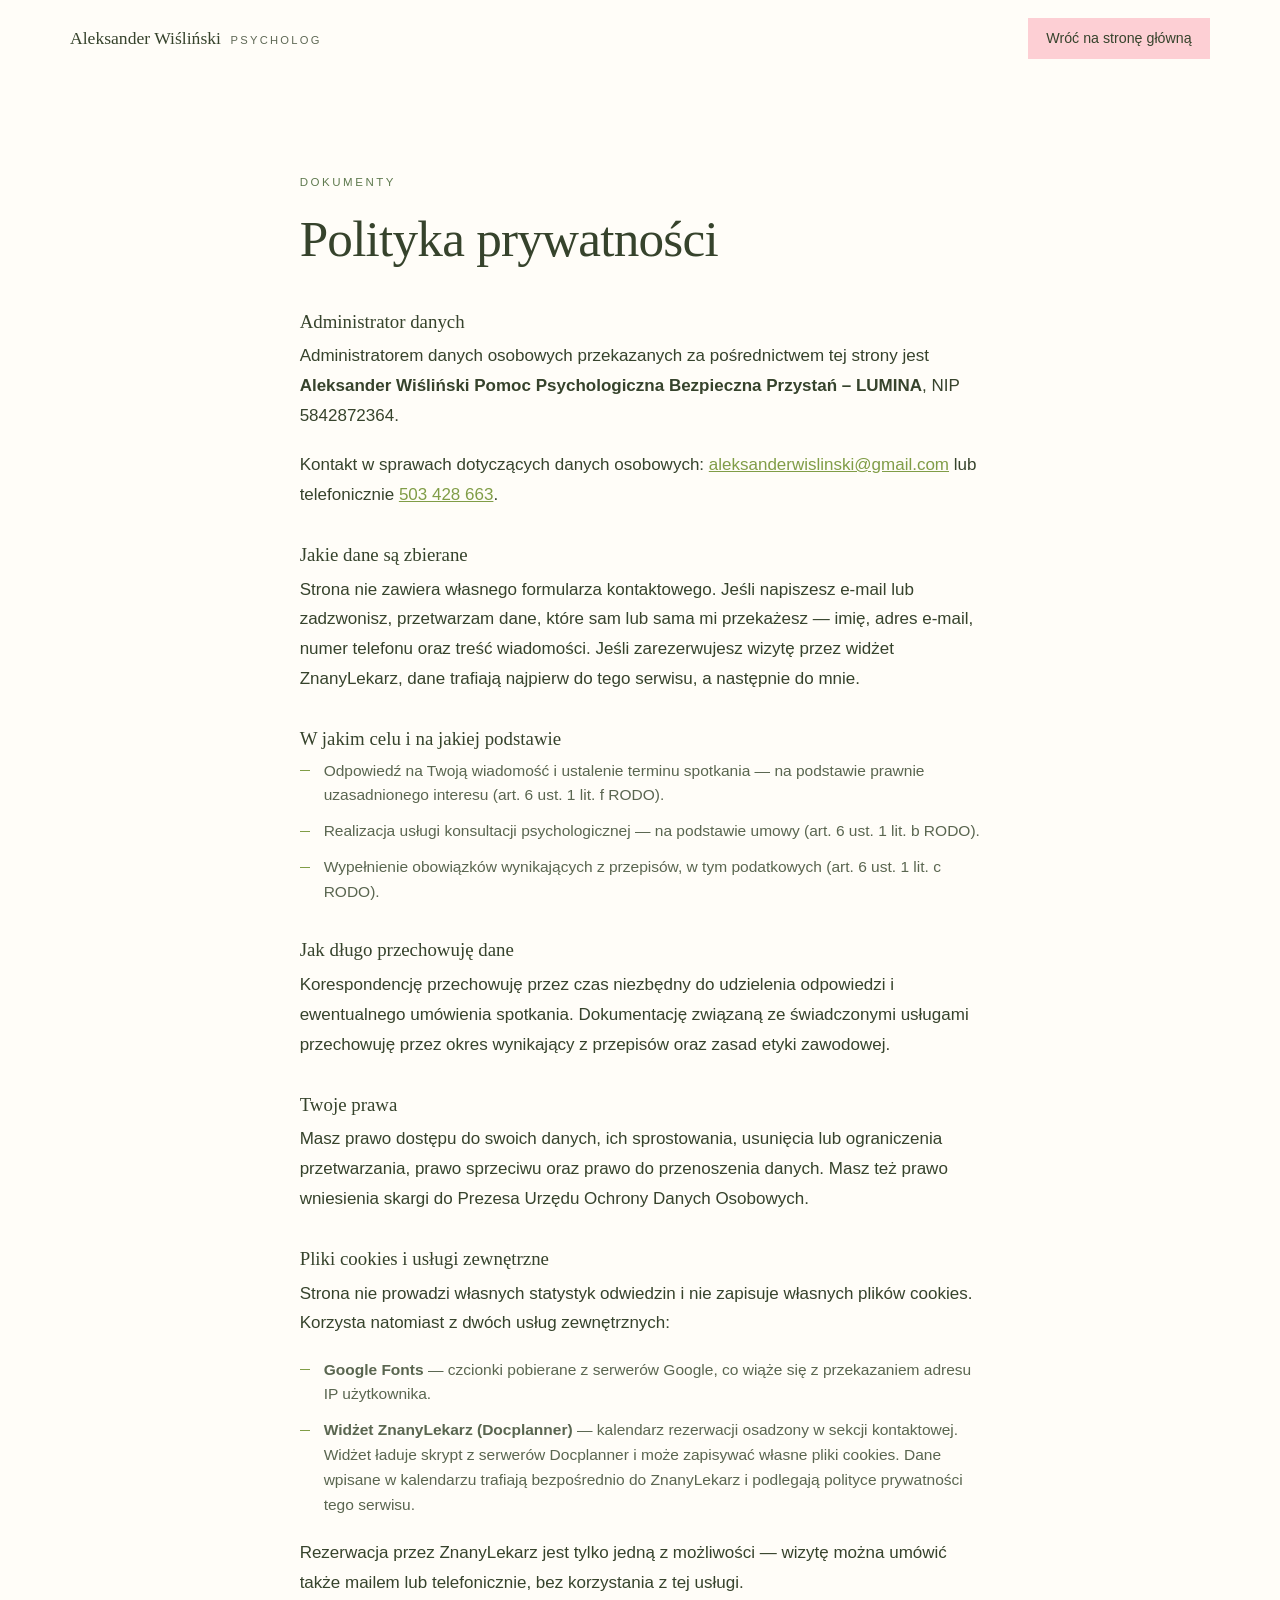
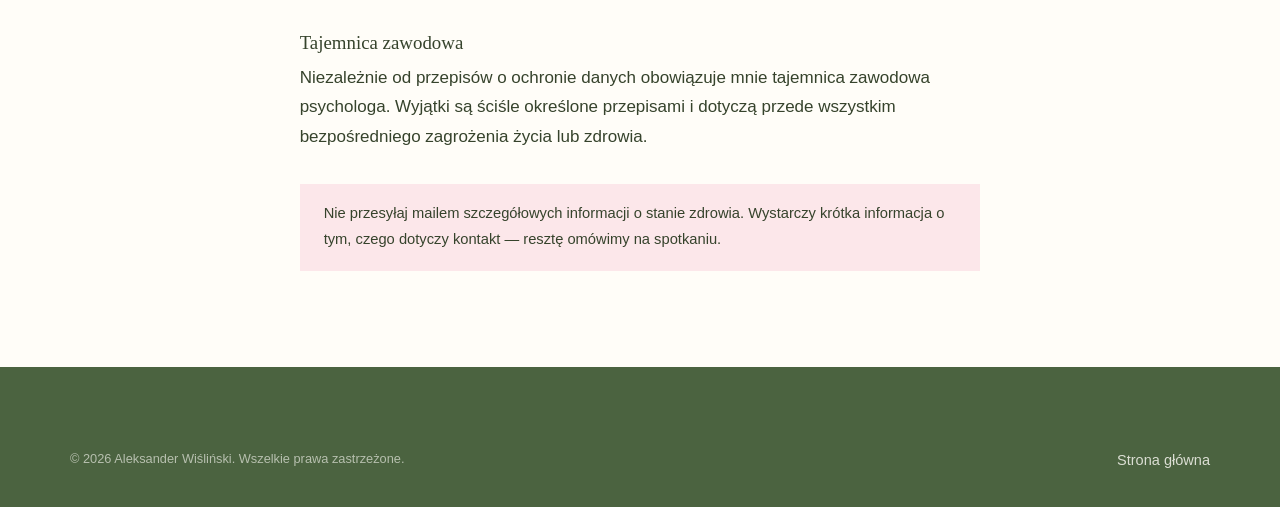
<file: polityka-prywatnosci.html>
<!DOCTYPE html>
<html lang="pl">
<head>
<meta charset="utf-8">
<meta name="viewport" content="width=device-width, initial-scale=1">
<title>Polityka prywatności — Aleksander Wiśliński, psycholog</title>
<meta name="description" content="Informacja o przetwarzaniu danych osobowych na stronie Aleksandra Wiślińskiego, psychologa.">
<meta name="robots" content="noindex, follow">
<meta name="theme-color" content="#4A6353">
<link rel="preconnect" href="https://fonts.googleapis.com">
<link rel="preconnect" href="https://fonts.gstatic.com" crossorigin>
<link href="https://fonts.googleapis.com/css2?family=Fraunces:ital,opsz,wght@0,9..144,300..600;1,9..144,300..500&family=Karla:ital,wght@0,300..600;1,300..500&display=swap" rel="stylesheet">
<link rel="stylesheet" href="styles.css">
</head>

<body>

<header class="topbar topbar--plain">
  <div class="wrap topbar__inner">
    <a class="brand" href="index.html">
      <span class="brand__name">Aleksander Wiśliński</span>
      <span class="brand__role">psycholog</span>
    </a>
    <nav class="nav" aria-label="Menu">
      <a class="nav__cta" href="index.html">Wróć na stronę główną</a>
    </nav>
  </div>
</header>

<main class="section">
  <div class="wrap prose-page">
    <header class="section__head">
      <p class="eyebrow">Dokumenty</p>
      <h2>Polityka prywatności</h2>
    </header>

      <h3>Administrator danych</h3>
      <p>
        Administratorem danych osobowych przekazanych za pośrednictwem tej strony jest
        <strong>Aleksander Wiśliński Pomoc Psychologiczna Bezpieczna Przystań&nbsp;– LUMINA</strong>,
        NIP 5842872364.
      </p>
      <p>
        Kontakt w sprawach dotyczących danych osobowych:
        <a href="mailto:aleksanderwislinski@gmail.com">aleksanderwislinski@gmail.com</a>
        lub telefonicznie <a href="tel:+48503428663">503 428 663</a>.
      </p>

      <h3>Jakie dane są zbierane</h3>
      <p>
        Strona nie zawiera własnego formularza kontaktowego. Jeśli napiszesz e-mail lub
        zadzwonisz, przetwarzam dane, które sam lub sama mi przekażesz — imię, adres e-mail,
        numer telefonu oraz treść wiadomości. Jeśli zarezerwujesz wizytę przez widżet
        ZnanyLekarz, dane trafiają najpierw do tego serwisu, a następnie do mnie.
      </p>

      <h3>W jakim celu i na jakiej podstawie</h3>
      <ul class="list-dash">
        <li>Odpowiedź na Twoją wiadomość i ustalenie terminu spotkania — na podstawie prawnie uzasadnionego interesu (art. 6 ust. 1 lit. f RODO).</li>
        <li>Realizacja usługi konsultacji psychologicznej — na podstawie umowy (art. 6 ust. 1 lit. b RODO).</li>
        <li>Wypełnienie obowiązków wynikających z przepisów, w tym podatkowych (art. 6 ust. 1 lit. c RODO).</li>
      </ul>

      <h3>Jak długo przechowuję dane</h3>
      <p>
        Korespondencję przechowuję przez czas niezbędny do udzielenia odpowiedzi i ewentualnego
        umówienia spotkania. Dokumentację związaną ze świadczonymi usługami przechowuję przez
        okres wynikający z przepisów oraz zasad etyki zawodowej.
      </p>

      <h3>Twoje prawa</h3>
      <p>
        Masz prawo dostępu do swoich danych, ich sprostowania, usunięcia lub ograniczenia
        przetwarzania, prawo sprzeciwu oraz prawo do przenoszenia danych. Masz też prawo wniesienia
        skargi do Prezesa Urzędu Ochrony Danych Osobowych.
      </p>

      <h3>Pliki cookies i usługi zewnętrzne</h3>
      <p>
        Strona nie prowadzi własnych statystyk odwiedzin i nie zapisuje własnych plików cookies.
        Korzysta natomiast z dwóch usług zewnętrznych:
      </p>
      <ul class="list-dash">
        <li><strong>Google Fonts</strong> — czcionki pobierane z serwerów Google, co wiąże się z przekazaniem adresu IP użytkownika.</li>
        <li><strong>Widżet ZnanyLekarz (Docplanner)</strong> — kalendarz rezerwacji osadzony w sekcji kontaktowej. Widżet ładuje skrypt z serwerów Docplanner i może zapisywać własne pliki cookies. Dane wpisane w kalendarzu trafiają bezpośrednio do ZnanyLekarz i podlegają polityce prywatności tego serwisu.</li>
      </ul>
      <p>
        Rezerwacja przez ZnanyLekarz jest tylko jedną z możliwości — wizytę można umówić także
        mailem lub telefonicznie, bez korzystania z tej usługi.
      </p>

      <h3>Tajemnica zawodowa</h3>
      <p>
        Niezależnie od przepisów o ochronie danych obowiązuje mnie tajemnica zawodowa psychologa.
        Wyjątki są ściśle określone przepisami i dotyczą przede wszystkim bezpośredniego zagrożenia
        życia lub zdrowia.
      </p>

      <p class="note" style="margin-top:2rem;">
        Nie przesyłaj mailem szczegółowych informacji o stanie zdrowia.
        Wystarczy krótka informacja o tym, czego dotyczy kontakt — resztę omówimy na spotkaniu.
      </p>
  </div>
</main>

<footer class="footer">
  <div class="wrap footer__bottom">
    <p>© <span id="rok">2026</span> Aleksander Wiśliński. Wszelkie prawa zastrzeżone.</p>
    <p><a href="index.html">Strona główna</a></p>
  </div>
</footer>

<script>
  document.getElementById('rok').textContent = new Date().getFullYear();
</script>

</body>
</html>
</file>
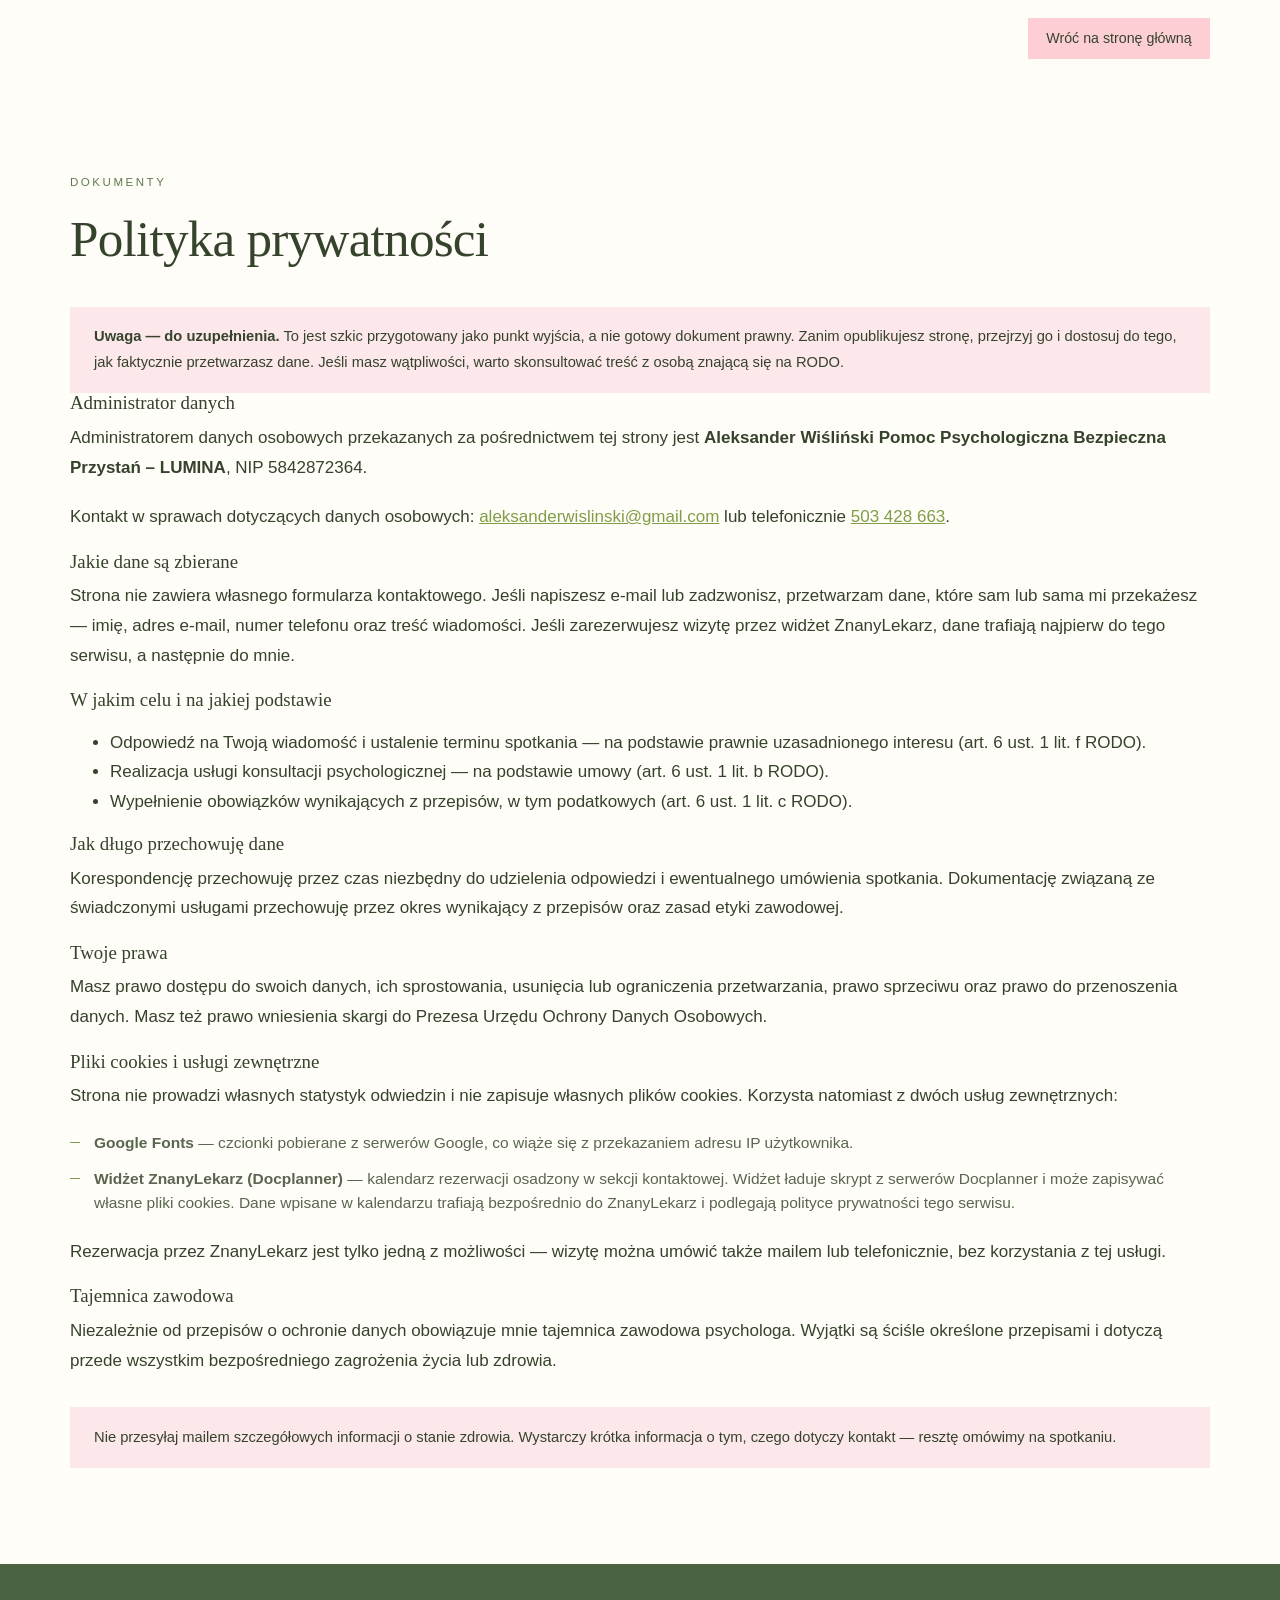
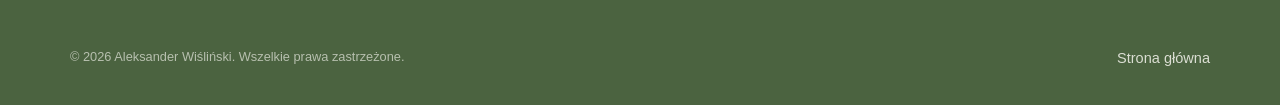
<file: polityka-prywatnosci.html.html>
<!DOCTYPE html>
<html lang="pl">
<head>
<meta charset="utf-8">
<meta name="viewport" content="width=device-width, initial-scale=1">
<title>Polityka prywatności — Aleksander Wiśliński, psycholog</title>
<meta name="description" content="Informacja o przetwarzaniu danych osobowych na stronie Aleksandra Wiślińskiego, psychologa.">
<meta name="robots" content="noindex, follow">
<meta name="theme-color" content="#4A6353">
<link rel="preconnect" href="https://fonts.googleapis.com">
<link rel="preconnect" href="https://fonts.gstatic.com" crossorigin>
<link href="https://fonts.googleapis.com/css2?family=Fraunces:ital,opsz,wght@0,9..144,300..600;1,9..144,300..500&family=Karla:ital,wght@0,300..600;1,300..500&display=swap" rel="stylesheet">
<link rel="stylesheet" href="styles.css">
</head>

<body>

<header class="topbar">
  <div class="wrap topbar__inner">
    <a class="brand" href="index.html">
      <span class="brand__mark" aria-hidden="true">AW</span>
      <span class="brand__text">
        <strong>Aleksander Wiśliński</strong>
        <span>psycholog</span>
      </span>
    </a>
    <nav class="nav" aria-label="Menu">
      <a class="nav__cta" href="index.html">Wróć na stronę główną</a>
    </nav>
  </div>
</header>

<main class="section">
  <div class="wrap section__grid">
    <div class="section__aside">
      <p class="eyebrow">Dokumenty</p>
    </div>

    <div class="section__body">
      <h2>Polityka prywatności</h2>

      <p class="note">
        <strong>Uwaga — do uzupełnienia.</strong> To jest szkic przygotowany jako punkt wyjścia,
        a nie gotowy dokument prawny. Zanim opublikujesz stronę, przejrzyj go i dostosuj do tego,
        jak faktycznie przetwarzasz dane. Jeśli masz wątpliwości, warto skonsultować treść
        z osobą znającą się na RODO.
      </p>

      <h3>Administrator danych</h3>
      <p>
        Administratorem danych osobowych przekazanych za pośrednictwem tej strony jest
        <strong>Aleksander Wiśliński Pomoc Psychologiczna Bezpieczna Przystań&nbsp;– LUMINA</strong>,
        NIP 5842872364.
      </p>
      <p>
        Kontakt w sprawach dotyczących danych osobowych:
        <a href="mailto:aleksanderwislinski@gmail.com">aleksanderwislinski@gmail.com</a>
        lub telefonicznie <a href="tel:+48503428663">503 428 663</a>.
      </p>

      <h3>Jakie dane są zbierane</h3>
      <p>
        Strona nie zawiera własnego formularza kontaktowego. Jeśli napiszesz e-mail lub
        zadzwonisz, przetwarzam dane, które sam lub sama mi przekażesz — imię, adres e-mail,
        numer telefonu oraz treść wiadomości. Jeśli zarezerwujesz wizytę przez widżet
        ZnanyLekarz, dane trafiają najpierw do tego serwisu, a następnie do mnie.
      </p>

      <h3>W jakim celu i na jakiej podstawie</h3>
      <ul class="list-clean">
        <li>Odpowiedź na Twoją wiadomość i ustalenie terminu spotkania — na podstawie prawnie uzasadnionego interesu (art. 6 ust. 1 lit. f RODO).</li>
        <li>Realizacja usługi konsultacji psychologicznej — na podstawie umowy (art. 6 ust. 1 lit. b RODO).</li>
        <li>Wypełnienie obowiązków wynikających z przepisów, w tym podatkowych (art. 6 ust. 1 lit. c RODO).</li>
      </ul>

      <h3>Jak długo przechowuję dane</h3>
      <p>
        Korespondencję przechowuję przez czas niezbędny do udzielenia odpowiedzi i ewentualnego
        umówienia spotkania. Dokumentację związaną ze świadczonymi usługami przechowuję przez
        okres wynikający z przepisów oraz zasad etyki zawodowej.
      </p>

      <h3>Twoje prawa</h3>
      <p>
        Masz prawo dostępu do swoich danych, ich sprostowania, usunięcia lub ograniczenia
        przetwarzania, prawo sprzeciwu oraz prawo do przenoszenia danych. Masz też prawo wniesienia
        skargi do Prezesa Urzędu Ochrony Danych Osobowych.
      </p>

      <h3>Pliki cookies i usługi zewnętrzne</h3>
      <p>
        Strona nie prowadzi własnych statystyk odwiedzin i nie zapisuje własnych plików cookies.
        Korzysta natomiast z dwóch usług zewnętrznych:
      </p>
      <ul class="list-dash">
        <li><strong>Google Fonts</strong> — czcionki pobierane z serwerów Google, co wiąże się z przekazaniem adresu IP użytkownika.</li>
        <li><strong>Widżet ZnanyLekarz (Docplanner)</strong> — kalendarz rezerwacji osadzony w sekcji kontaktowej. Widżet ładuje skrypt z serwerów Docplanner i może zapisywać własne pliki cookies. Dane wpisane w kalendarzu trafiają bezpośrednio do ZnanyLekarz i podlegają polityce prywatności tego serwisu.</li>
      </ul>
      <p>
        Rezerwacja przez ZnanyLekarz jest tylko jedną z możliwości — wizytę można umówić także
        mailem lub telefonicznie, bez korzystania z tej usługi.
      </p>

      <h3>Tajemnica zawodowa</h3>
      <p>
        Niezależnie od przepisów o ochronie danych obowiązuje mnie tajemnica zawodowa psychologa.
        Wyjątki są ściśle określone przepisami i dotyczą przede wszystkim bezpośredniego zagrożenia
        życia lub zdrowia.
      </p>

      <p class="note" style="margin-top:2rem;">
        Nie przesyłaj mailem szczegółowych informacji o stanie zdrowia.
        Wystarczy krótka informacja o tym, czego dotyczy kontakt — resztę omówimy na spotkaniu.
      </p>
    </div>
  </div>
</main>

<footer class="footer">
  <div class="wrap footer__bottom">
    <p>© <span id="rok">2026</span> Aleksander Wiśliński. Wszelkie prawa zastrzeżone.</p>
    <p><a href="index.html">Strona główna</a></p>
  </div>
</footer>

<script>
  document.getElementById('rok').textContent = new Date().getFullYear();
</script>

</body>
</html>
</file>
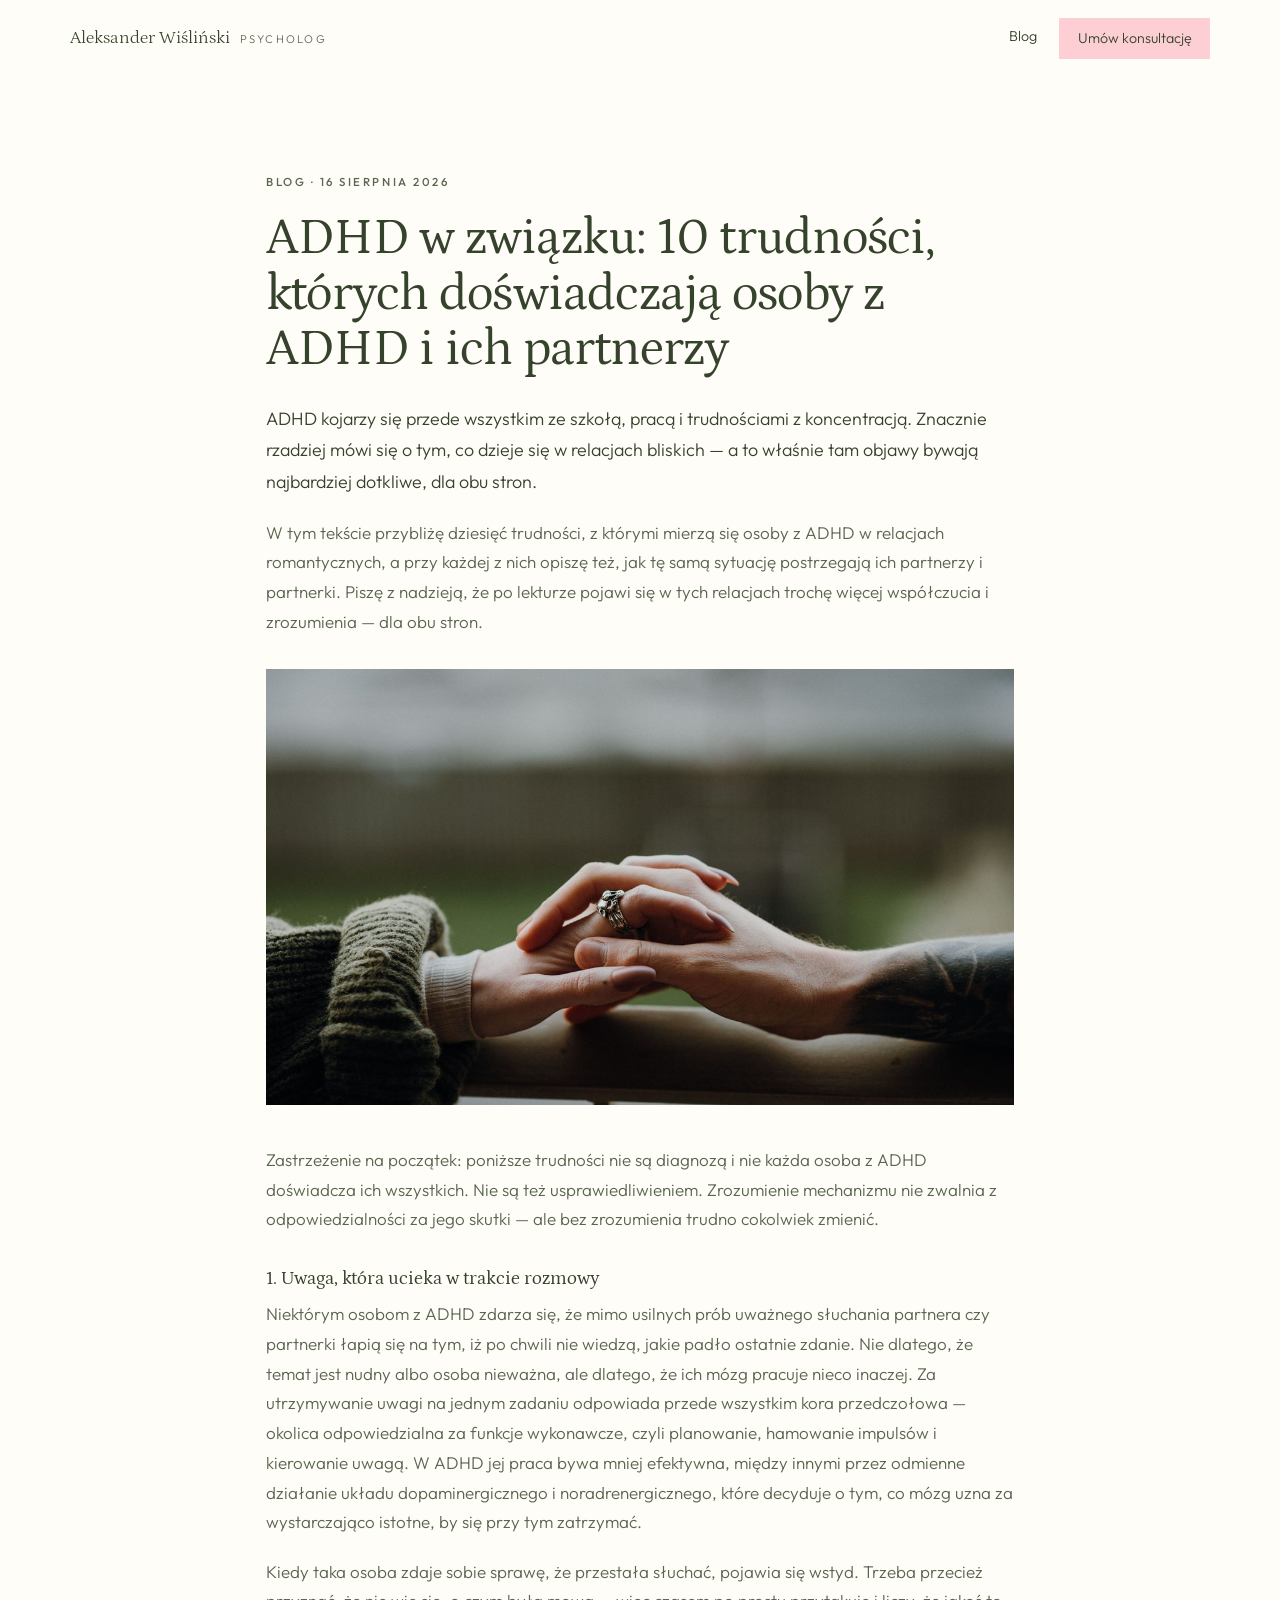
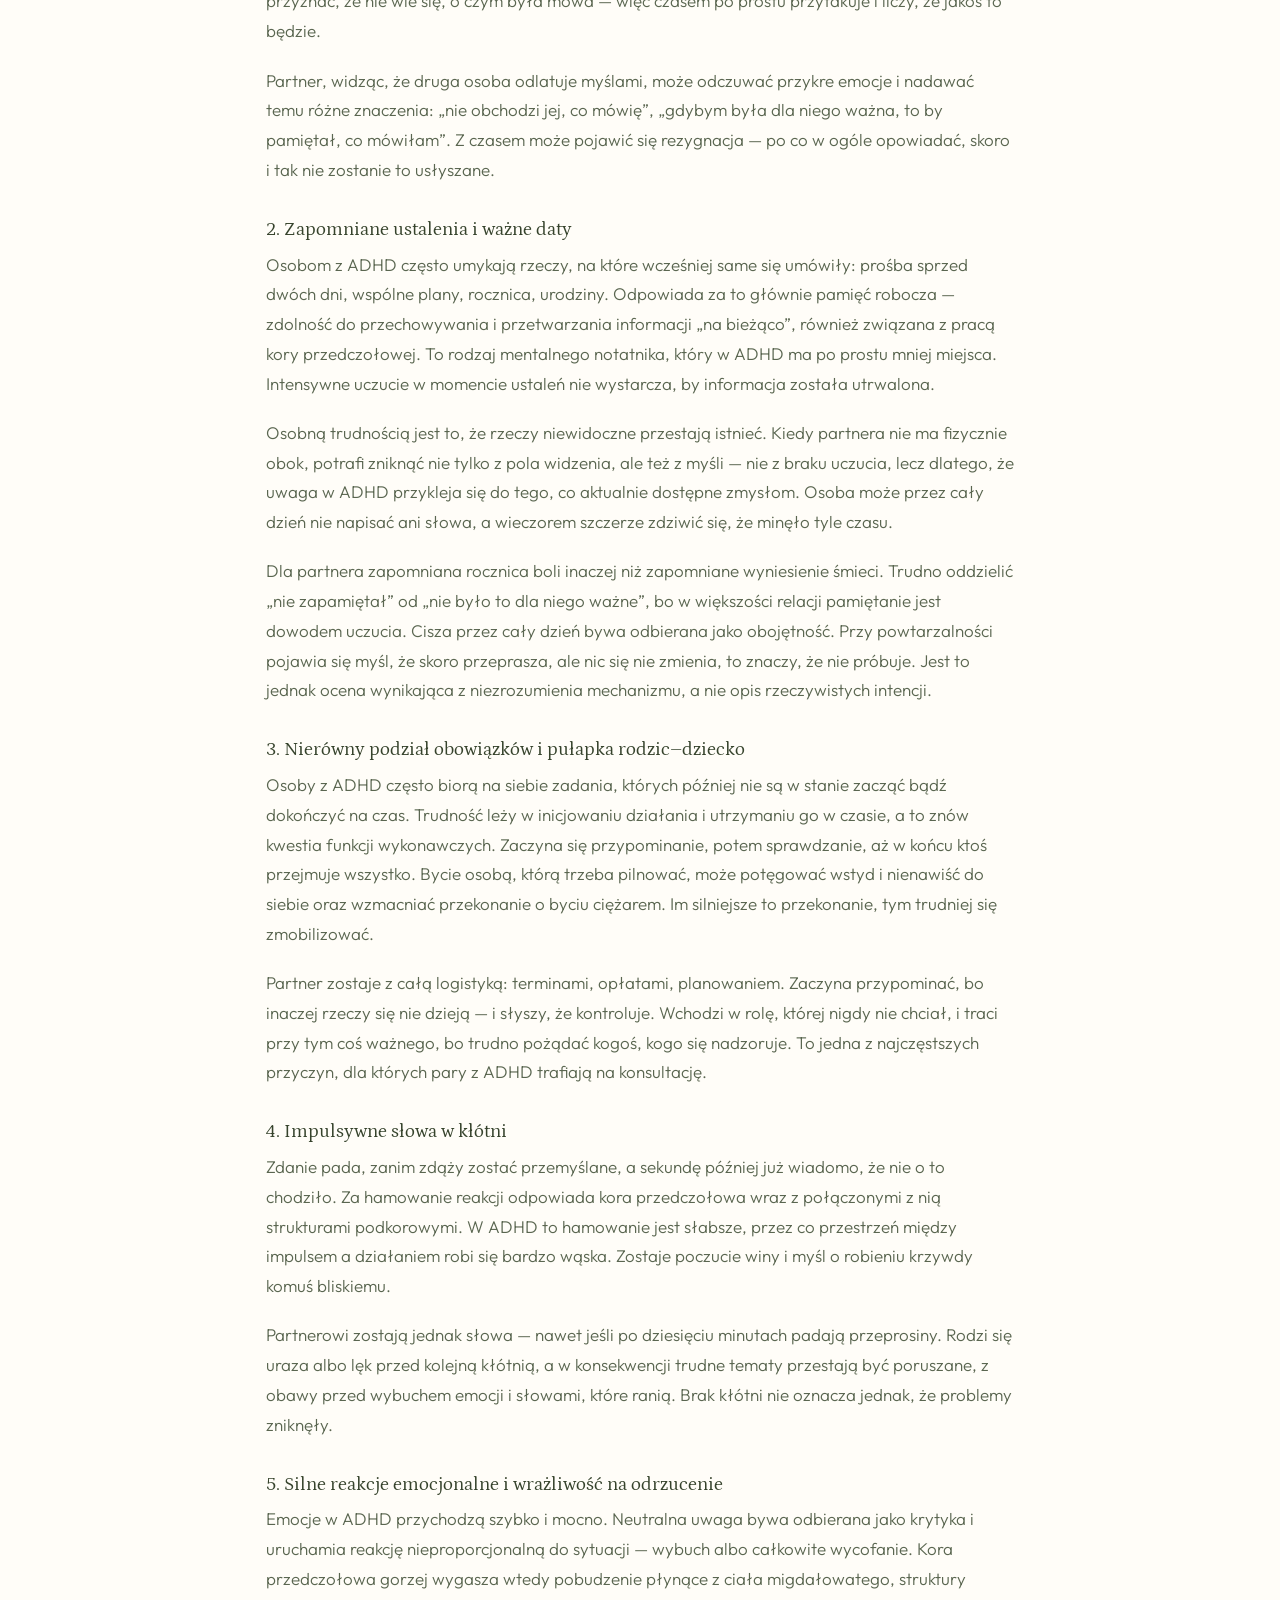
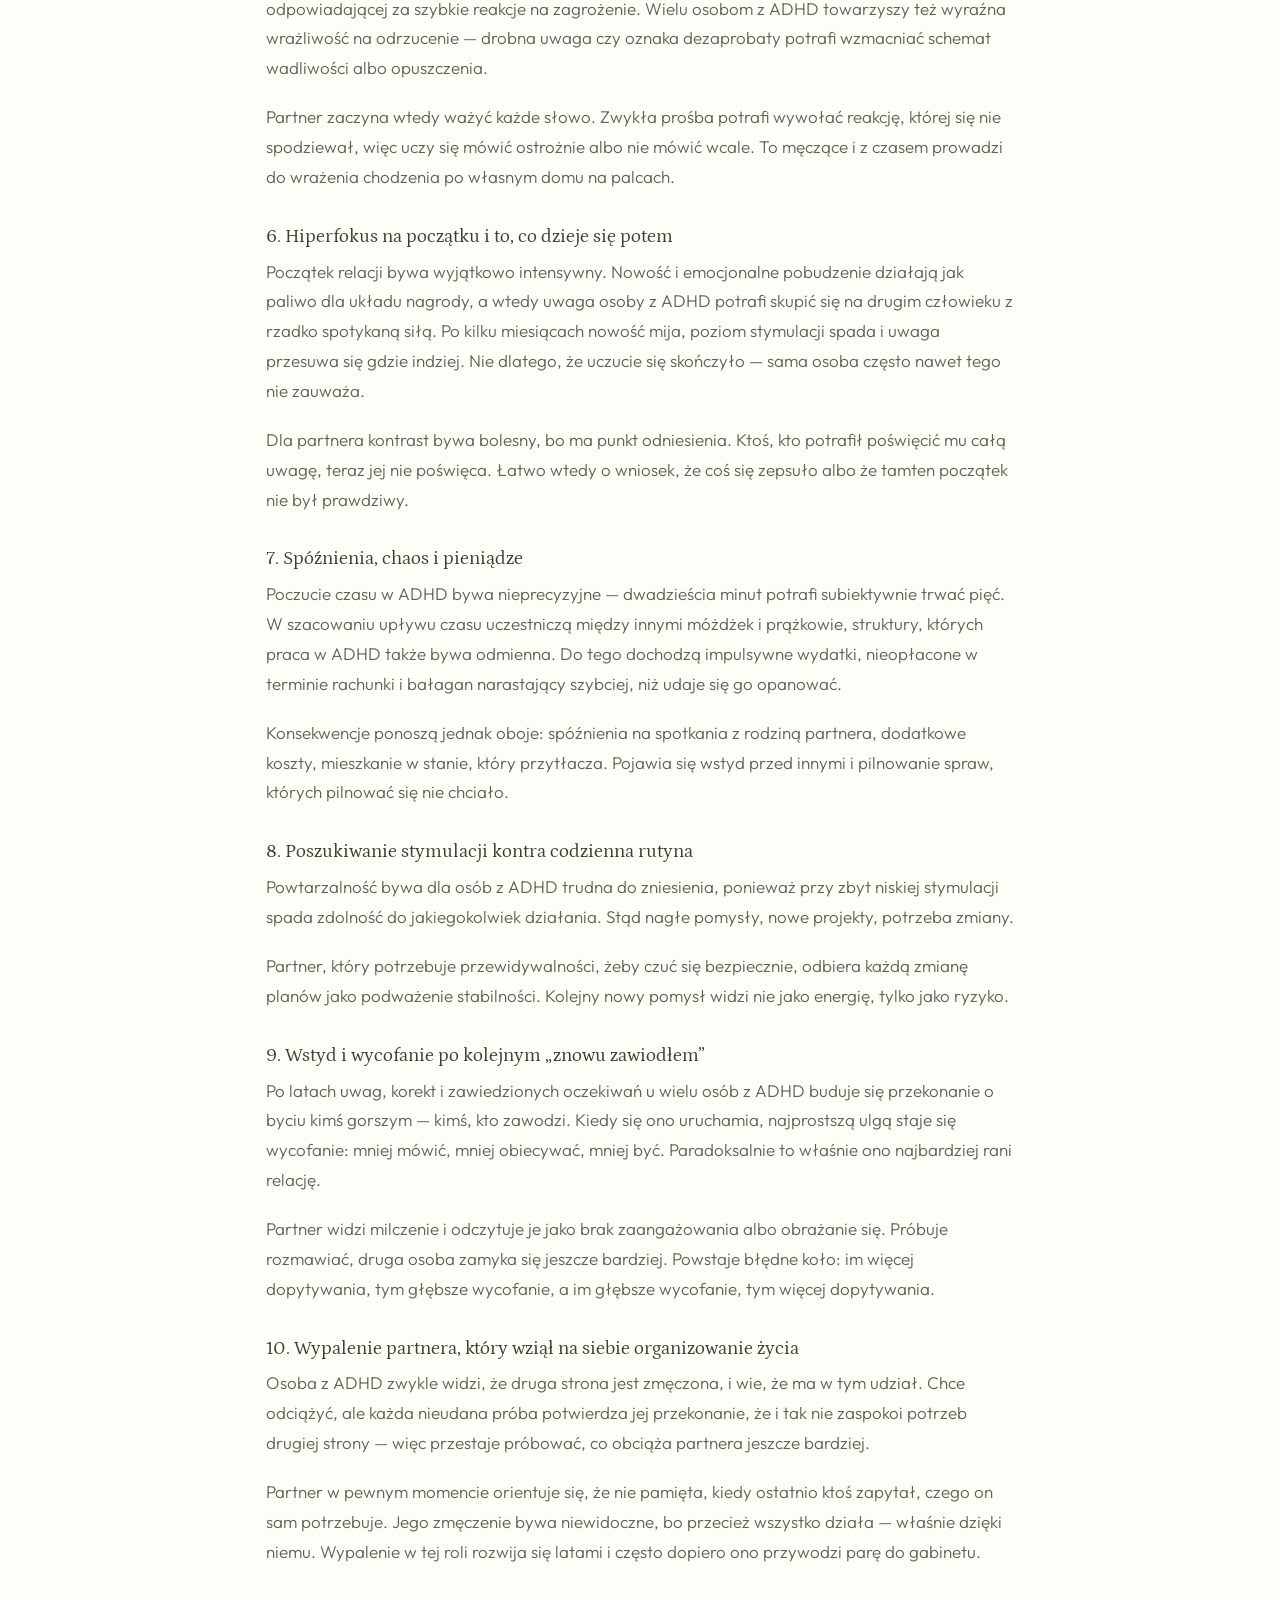
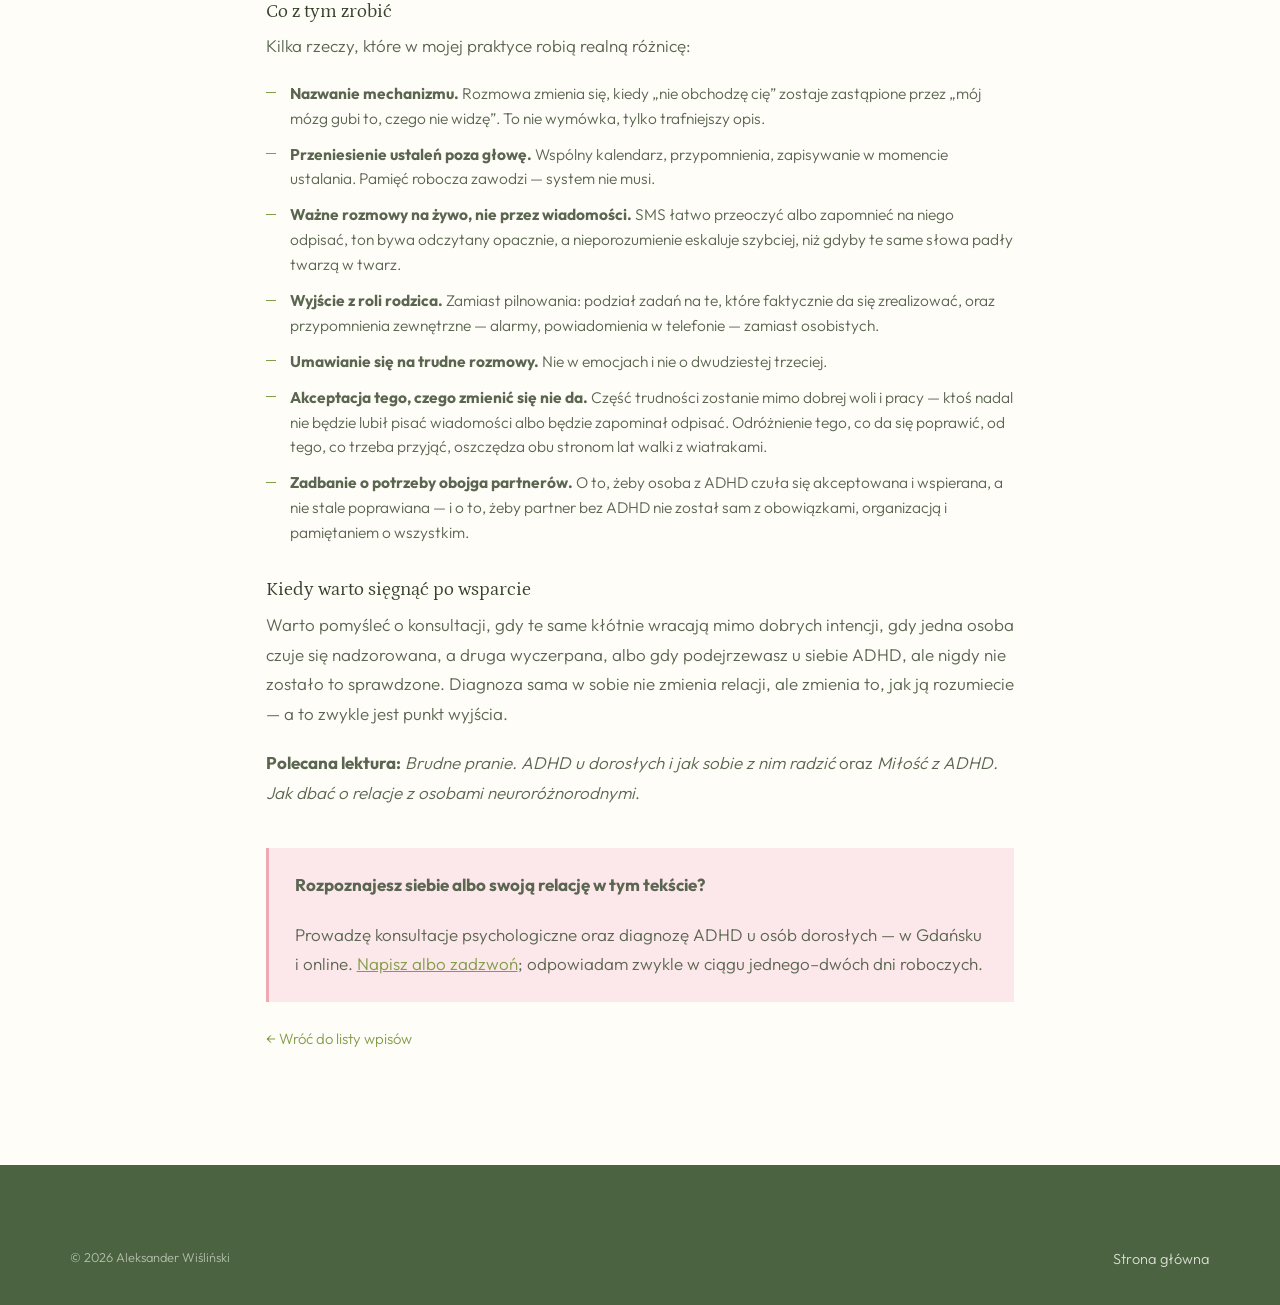
<file: blog/adhd-w-zwiazku.html>
<!DOCTYPE html>
<html lang="pl">
<head>
<meta charset="utf-8">
<meta name="viewport" content="width=device-width, initial-scale=1">

<title>ADHD w związku: 10 trudności osób z ADHD i ich partnerów — Aleksander Wiśliński</title>
<meta name="description" content="Dziesięć trudności, których doświadczają osoby z ADHD w relacjach romantycznych, i to, jak widzą je ich partnerzy. Pisze psycholog z Gdańska.">
<meta name="robots" content="index, follow">
<meta name="theme-color" content="#5F7A4F">
<link rel="canonical" href="https://aleksanderwislinski.pl/blog/adhd-w-zwiazku.html">

<meta property="og:type" content="article">
<meta property="og:locale" content="pl_PL">
<meta property="og:title" content="ADHD w związku: 10 trudności osób z ADHD i ich partnerów">
<meta property="og:description" content="Jak ADHD wpływa na relacje romantyczne — z perspektywy osoby z ADHD i jej partnera.">
<meta property="og:url" content="https://aleksanderwislinski.pl/blog/adhd-w-zwiazku.html">

<link rel="preconnect" href="https://fonts.googleapis.com">
<link rel="preconnect" href="https://fonts.gstatic.com" crossorigin>
<link href="https://fonts.googleapis.com/css2?family=Outfit:wght@300..600&family=Petrona:ital,wght@0,300..600;1,300..600&display=swap" rel="stylesheet">
<link rel="stylesheet" href="../styles.css">
<link rel="icon" href="../favicon.svg" type="image/svg+xml">

<script type="application/ld+json">
{
  "@context": "https://schema.org",
  "@type": "BlogPosting",
  "headline": "ADHD w związku: 10 trudności, których doświadczają osoby z ADHD i ich partnerzy",
  "description": "Dziesięć trudności, których doświadczają osoby z ADHD w relacjach romantycznych, i to, jak widzą je ich partnerzy.",
  "datePublished": "2026-08-16",
  "inLanguage": "pl-PL",
  "mainEntityOfPage": "https://aleksanderwislinski.pl/blog/adhd-w-zwiazku.html",
  "author": {
    "@type": "Person",
    "@id": "https://aleksanderwislinski.pl/#osoba",
    "name": "Aleksander Wiśliński",
    "jobTitle": "Psycholog",
    "url": "https://aleksanderwislinski.pl/"
  }
}
</script>
</head>

<body>

<a class="skip-link" href="#main">Przejdź do treści</a>

<header class="topbar topbar--plain">
  <div class="wrap topbar__inner">
    <a class="brand" href="../">
      <span class="brand__name">Aleksander Wiśliński</span>
      <span class="brand__role">psycholog</span>
    </a>
    <nav class="nav" aria-label="Menu">
      <a href="./">Blog</a>
      <a class="nav__cta" href="../#kontakt">Umów konsultację</a>
    </nav>
  </div>
</header>

<main id="main" class="section">
  <article class="wrap post">

    <p class="eyebrow">Blog · <time datetime="2026-08-16">16 sierpnia 2026</time></p>

    <h2>ADHD w związku: 10 trudności, których doświadczają osoby z ADHD i ich partnerzy</h2>

    <p class="post__lead">
      ADHD kojarzy się przede wszystkim ze szkołą, pracą i trudnościami z koncentracją.
      Znacznie rzadziej mówi się o tym, co dzieje się w relacjach bliskich — a to właśnie
      tam objawy bywają najbardziej dotkliwe, dla obu stron.
    </p>

    <p>
      W tym tekście przybliżę dziesięć trudności, z którymi mierzą się osoby z ADHD
      w relacjach romantycznych, a przy każdej z nich opiszę też, jak tę samą sytuację
      postrzegają ich partnerzy i partnerki. Piszę z nadzieją, że po lekturze pojawi się
      w tych relacjach trochę więcej współczucia i zrozumienia — dla obu stron.
    </p>

    <!-- ==========================================================
         ZDJĘCIE ILUSTRACYJNE
         Pobierz wybrane zdjęcie, zapisz je pod nazwą adhd-w-zwiazku.jpg
         i wrzuć do folderu assets (tam, gdzie leży Twoje zdjęcie portretowe).
         Zmień też opis w alt="" na to, co faktycznie widać na zdjęciu.
         ========================================================== -->
    <figure class="post__figure">
      <img src="../assets/adhd-w-zwiazku.jpg"
           alt="Dwie osoby trzymające się za ręce"
           width="1200" height="700" loading="lazy">
    </figure>

    <p>
      Zastrzeżenie na początek: poniższe trudności nie są diagnozą i nie każda osoba z ADHD
      doświadcza ich wszystkich. Nie są też usprawiedliwieniem. Zrozumienie mechanizmu nie
      zwalnia z odpowiedzialności za jego skutki — ale bez zrozumienia trudno cokolwiek zmienić.
    </p>

    <h3>1. Uwaga, która ucieka w trakcie rozmowy</h3>

    <p>
      Niektórym osobom z ADHD zdarza się, że mimo usilnych prób uważnego słuchania partnera
      czy partnerki łapią się na tym, iż po chwili nie wiedzą, jakie padło ostatnie zdanie.
      Nie dlatego, że temat jest nudny albo osoba nieważna, ale dlatego, że ich mózg pracuje
      nieco inaczej. Za utrzymywanie uwagi na jednym zadaniu odpowiada przede wszystkim kora
      przedczołowa — okolica odpowiedzialna za funkcje wykonawcze, czyli planowanie, hamowanie
      impulsów i kierowanie uwagą. W ADHD jej praca bywa mniej efektywna, między innymi przez
      odmienne działanie układu dopaminergicznego i noradrenergicznego, które decyduje o tym,
      co mózg uzna za wystarczająco istotne, by się przy tym zatrzymać.
    </p>

    <p>
      Kiedy taka osoba zdaje sobie sprawę, że przestała słuchać, pojawia się wstyd. Trzeba
      przecież przyznać, że nie wie się, o czym była mowa — więc czasem po prostu przytakuje
      i liczy, że jakoś to będzie.
    </p>

    <p>
      Partner, widząc, że druga osoba odlatuje myślami, może odczuwać przykre emocje i nadawać
      temu różne znaczenia: „nie obchodzi jej, co mówię”, „gdybym była dla niego ważna, to by
      pamiętał, co mówiłam”. Z czasem może pojawić się rezygnacja — po co w ogóle opowiadać,
      skoro i tak nie zostanie to usłyszane.
    </p>

    <h3>2. Zapomniane ustalenia i ważne daty</h3>

    <p>
      Osobom z ADHD często umykają rzeczy, na które wcześniej same się umówiły: prośba sprzed
      dwóch dni, wspólne plany, rocznica, urodziny. Odpowiada za to głównie pamięć robocza —
      zdolność do przechowywania i przetwarzania informacji „na bieżąco”, również związana
      z pracą kory przedczołowej. To rodzaj mentalnego notatnika, który w ADHD ma po prostu
      mniej miejsca. Intensywne uczucie w momencie ustaleń nie wystarcza, by informacja
      została utrwalona.
    </p>

    <p>
      Osobną trudnością jest to, że rzeczy niewidoczne przestają istnieć. Kiedy partnera nie ma
      fizycznie obok, potrafi zniknąć nie tylko z pola widzenia, ale też z myśli — nie z braku
      uczucia, lecz dlatego, że uwaga w ADHD przykleja się do tego, co aktualnie dostępne
      zmysłom. Osoba może przez cały dzień nie napisać ani słowa, a wieczorem szczerze zdziwić
      się, że minęło tyle czasu.
    </p>

    <p>
      Dla partnera zapomniana rocznica boli inaczej niż zapomniane wyniesienie śmieci. Trudno
      oddzielić „nie zapamiętał” od „nie było to dla niego ważne”, bo w większości relacji
      pamiętanie jest dowodem uczucia. Cisza przez cały dzień bywa odbierana jako obojętność.
      Przy powtarzalności pojawia się myśl, że skoro przeprasza, ale nic się nie zmienia,
      to znaczy, że nie próbuje. Jest to jednak ocena wynikająca z niezrozumienia mechanizmu,
      a nie opis rzeczywistych intencji.
    </p>

    <h3>3. Nierówny podział obowiązków i pułapka rodzic–dziecko</h3>

    <p>
      Osoby z ADHD często biorą na siebie zadania, których później nie są w stanie zacząć bądź
      dokończyć na czas. Trudność leży w inicjowaniu działania i utrzymaniu go w czasie, a to
      znów kwestia funkcji wykonawczych. Zaczyna się przypominanie, potem sprawdzanie, aż
      w końcu ktoś przejmuje wszystko. Bycie osobą, którą trzeba pilnować, może potęgować
      wstyd i nienawiść do siebie oraz wzmacniać przekonanie o byciu ciężarem. Im silniejsze
      to przekonanie, tym trudniej się zmobilizować.
    </p>

    <p>
      Partner zostaje z całą logistyką: terminami, opłatami, planowaniem. Zaczyna przypominać,
      bo inaczej rzeczy się nie dzieją — i słyszy, że kontroluje. Wchodzi w rolę, której nigdy
      nie chciał, i traci przy tym coś ważnego, bo trudno pożądać kogoś, kogo się nadzoruje.
      To jedna z najczęstszych przyczyn, dla których pary z ADHD trafiają na konsultację.
    </p>

    <h3>4. Impulsywne słowa w kłótni</h3>

    <p>
      Zdanie pada, zanim zdąży zostać przemyślane, a sekundę później już wiadomo, że nie o to
      chodziło. Za hamowanie reakcji odpowiada kora przedczołowa wraz z połączonymi z nią
      strukturami podkorowymi. W ADHD to hamowanie jest słabsze, przez co przestrzeń między
      impulsem a działaniem robi się bardzo wąska. Zostaje poczucie winy i myśl o robieniu
      krzywdy komuś bliskiemu.
    </p>

    <p>
      Partnerowi zostają jednak słowa — nawet jeśli po dziesięciu minutach padają przeprosiny.
      Rodzi się uraza albo lęk przed kolejną kłótnią, a w konsekwencji trudne tematy przestają
      być poruszane, z obawy przed wybuchem emocji i słowami, które ranią. Brak kłótni nie
      oznacza jednak, że problemy zniknęły.
    </p>

    <h3>5. Silne reakcje emocjonalne i wrażliwość na odrzucenie</h3>

    <p>
      Emocje w ADHD przychodzą szybko i mocno. Neutralna uwaga bywa odbierana jako krytyka
      i uruchamia reakcję nieproporcjonalną do sytuacji — wybuch albo całkowite wycofanie.
      Kora przedczołowa gorzej wygasza wtedy pobudzenie płynące z ciała migdałowatego,
      struktury odpowiadającej za szybkie reakcje na zagrożenie. Wielu osobom z ADHD towarzyszy
      też wyraźna wrażliwość na odrzucenie — drobna uwaga czy oznaka dezaprobaty potrafi
      wzmacniać schemat wadliwości albo opuszczenia.
    </p>

    <p>
      Partner zaczyna wtedy ważyć każde słowo. Zwykła prośba potrafi wywołać reakcję, której
      się nie spodziewał, więc uczy się mówić ostrożnie albo nie mówić wcale. To męczące
      i z czasem prowadzi do wrażenia chodzenia po własnym domu na palcach.
    </p>

    <h3>6. Hiperfokus na początku i to, co dzieje się potem</h3>

    <p>
      Początek relacji bywa wyjątkowo intensywny. Nowość i emocjonalne pobudzenie działają
      jak paliwo dla układu nagrody, a wtedy uwaga osoby z ADHD potrafi skupić się na drugim
      człowieku z rzadko spotykaną siłą. Po kilku miesiącach nowość mija, poziom stymulacji
      spada i uwaga przesuwa się gdzie indziej. Nie dlatego, że uczucie się skończyło — sama
      osoba często nawet tego nie zauważa.
    </p>

    <p>
      Dla partnera kontrast bywa bolesny, bo ma punkt odniesienia. Ktoś, kto potrafił poświęcić
      mu całą uwagę, teraz jej nie poświęca. Łatwo wtedy o wniosek, że coś się zepsuło albo że
      tamten początek nie był prawdziwy.
    </p>

    <h3>7. Spóźnienia, chaos i pieniądze</h3>

    <p>
      Poczucie czasu w ADHD bywa nieprecyzyjne — dwadzieścia minut potrafi subiektywnie trwać
      pięć. W szacowaniu upływu czasu uczestniczą między innymi móżdżek i prążkowie, struktury,
      których praca w ADHD także bywa odmienna. Do tego dochodzą impulsywne wydatki,
      nieopłacone w terminie rachunki i bałagan narastający szybciej, niż udaje się go opanować.
    </p>

    <p>
      Konsekwencje ponoszą jednak oboje: spóźnienia na spotkania z rodziną partnera, dodatkowe
      koszty, mieszkanie w stanie, który przytłacza. Pojawia się wstyd przed innymi i pilnowanie
      spraw, których pilnować się nie chciało.
    </p>

    <h3>8. Poszukiwanie stymulacji kontra codzienna rutyna</h3>

    <p>
      Powtarzalność bywa dla osób z ADHD trudna do zniesienia, ponieważ przy zbyt niskiej
      stymulacji spada zdolność do jakiegokolwiek działania. Stąd nagłe pomysły, nowe projekty,
      potrzeba zmiany.
    </p>

    <p>
      Partner, który potrzebuje przewidywalności, żeby czuć się bezpiecznie, odbiera każdą
      zmianę planów jako podważenie stabilności. Kolejny nowy pomysł widzi nie jako energię,
      tylko jako ryzyko.
    </p>

    <h3>9. Wstyd i wycofanie po kolejnym „znowu zawiodłem”</h3>

    <p>
      Po latach uwag, korekt i zawiedzionych oczekiwań u wielu osób z ADHD buduje się
      przekonanie o byciu kimś gorszym — kimś, kto zawodzi. Kiedy się ono uruchamia,
      najprostszą ulgą staje się wycofanie: mniej mówić, mniej obiecywać, mniej być.
      Paradoksalnie to właśnie ono najbardziej rani relację.
    </p>

    <p>
      Partner widzi milczenie i odczytuje je jako brak zaangażowania albo obrażanie się.
      Próbuje rozmawiać, druga osoba zamyka się jeszcze bardziej. Powstaje błędne koło:
      im więcej dopytywania, tym głębsze wycofanie, a im głębsze wycofanie, tym więcej
      dopytywania.
    </p>

    <h3>10. Wypalenie partnera, który wziął na siebie organizowanie życia</h3>

    <p>
      Osoba z ADHD zwykle widzi, że druga strona jest zmęczona, i wie, że ma w tym udział.
      Chce odciążyć, ale każda nieudana próba potwierdza jej przekonanie, że i tak nie zaspokoi
      potrzeb drugiej strony — więc przestaje próbować, co obciąża partnera jeszcze bardziej.
    </p>

    <p>
      Partner w pewnym momencie orientuje się, że nie pamięta, kiedy ostatnio ktoś zapytał,
      czego on sam potrzebuje. Jego zmęczenie bywa niewidoczne, bo przecież wszystko działa —
      właśnie dzięki niemu. Wypalenie w tej roli rozwija się latami i często dopiero ono
      przywodzi parę do gabinetu.
    </p>

    <h3>Co z tym zrobić</h3>

    <p>Kilka rzeczy, które w mojej praktyce robią realną różnicę:</p>

    <ul class="list-dash">
      <li><strong>Nazwanie mechanizmu.</strong> Rozmowa zmienia się, kiedy „nie obchodzę cię” zostaje zastąpione przez „mój mózg gubi to, czego nie widzę”. To nie wymówka, tylko trafniejszy opis.</li>
      <li><strong>Przeniesienie ustaleń poza głowę.</strong> Wspólny kalendarz, przypomnienia, zapisywanie w momencie ustalania. Pamięć robocza zawodzi — system nie musi.</li>
      <li><strong>Ważne rozmowy na żywo, nie przez wiadomości.</strong> SMS łatwo przeoczyć albo zapomnieć na niego odpisać, ton bywa odczytany opacznie, a nieporozumienie eskaluje szybciej, niż gdyby te same słowa padły twarzą w twarz.</li>
      <li><strong>Wyjście z roli rodzica.</strong> Zamiast pilnowania: podział zadań na te, które faktycznie da się zrealizować, oraz przypomnienia zewnętrzne — alarmy, powiadomienia w telefonie — zamiast osobistych.</li>
      <li><strong>Umawianie się na trudne rozmowy.</strong> Nie w emocjach i nie o dwudziestej trzeciej.</li>
      <li><strong>Akceptacja tego, czego zmienić się nie da.</strong> Część trudności zostanie mimo dobrej woli i pracy — ktoś nadal nie będzie lubił pisać wiadomości albo będzie zapominał odpisać. Odróżnienie tego, co da się poprawić, od tego, co trzeba przyjąć, oszczędza obu stronom lat walki z wiatrakami.</li>
      <li><strong>Zadbanie o potrzeby obojga partnerów.</strong> O to, żeby osoba z ADHD czuła się akceptowana i wspierana, a nie stale poprawiana — i o to, żeby partner bez ADHD nie został sam z obowiązkami, organizacją i pamiętaniem o wszystkim.</li>
    </ul>

    <h3>Kiedy warto sięgnąć po wsparcie</h3>

    <p>
      Warto pomyśleć o konsultacji, gdy te same kłótnie wracają mimo dobrych intencji, gdy
      jedna osoba czuje się nadzorowana, a druga wyczerpana, albo gdy podejrzewasz u siebie
      ADHD, ale nigdy nie zostało to sprawdzone. Diagnoza sama w sobie nie zmienia relacji,
      ale zmienia to, jak ją rozumiecie — a to zwykle jest punkt wyjścia.
    </p>

    <p>
      <strong>Polecana lektura:</strong> <em>Brudne pranie. ADHD u dorosłych i jak sobie z nim
      radzić</em> oraz <em>Miłość z ADHD. Jak dbać o relacje z osobami neuroróżnorodnymi</em>.
    </p>

    <aside class="post__cta">
      <p><strong>Rozpoznajesz siebie albo swoją relację w tym tekście?</strong></p>
      <p>
        Prowadzę konsultacje psychologiczne oraz diagnozę ADHD u osób dorosłych — w Gdańsku
        i online. <a href="../#kontakt">Napisz albo zadzwoń</a>; odpowiadam zwykle w ciągu
        jednego–dwóch dni roboczych.
      </p>
    </aside>

    <p class="post__back"><a href="./">← Wróć do listy wpisów</a></p>

  </article>
</main>

<footer class="footer">
  <div class="wrap footer__bottom">
    <p>© <span id="rok">2026</span> Aleksander Wiśliński</p>
    <p><a href="../">Strona główna</a></p>
  </div>
</footer>

<script>document.getElementById('rok').textContent = new Date().getFullYear();</script>

</body>
</html>
</file>
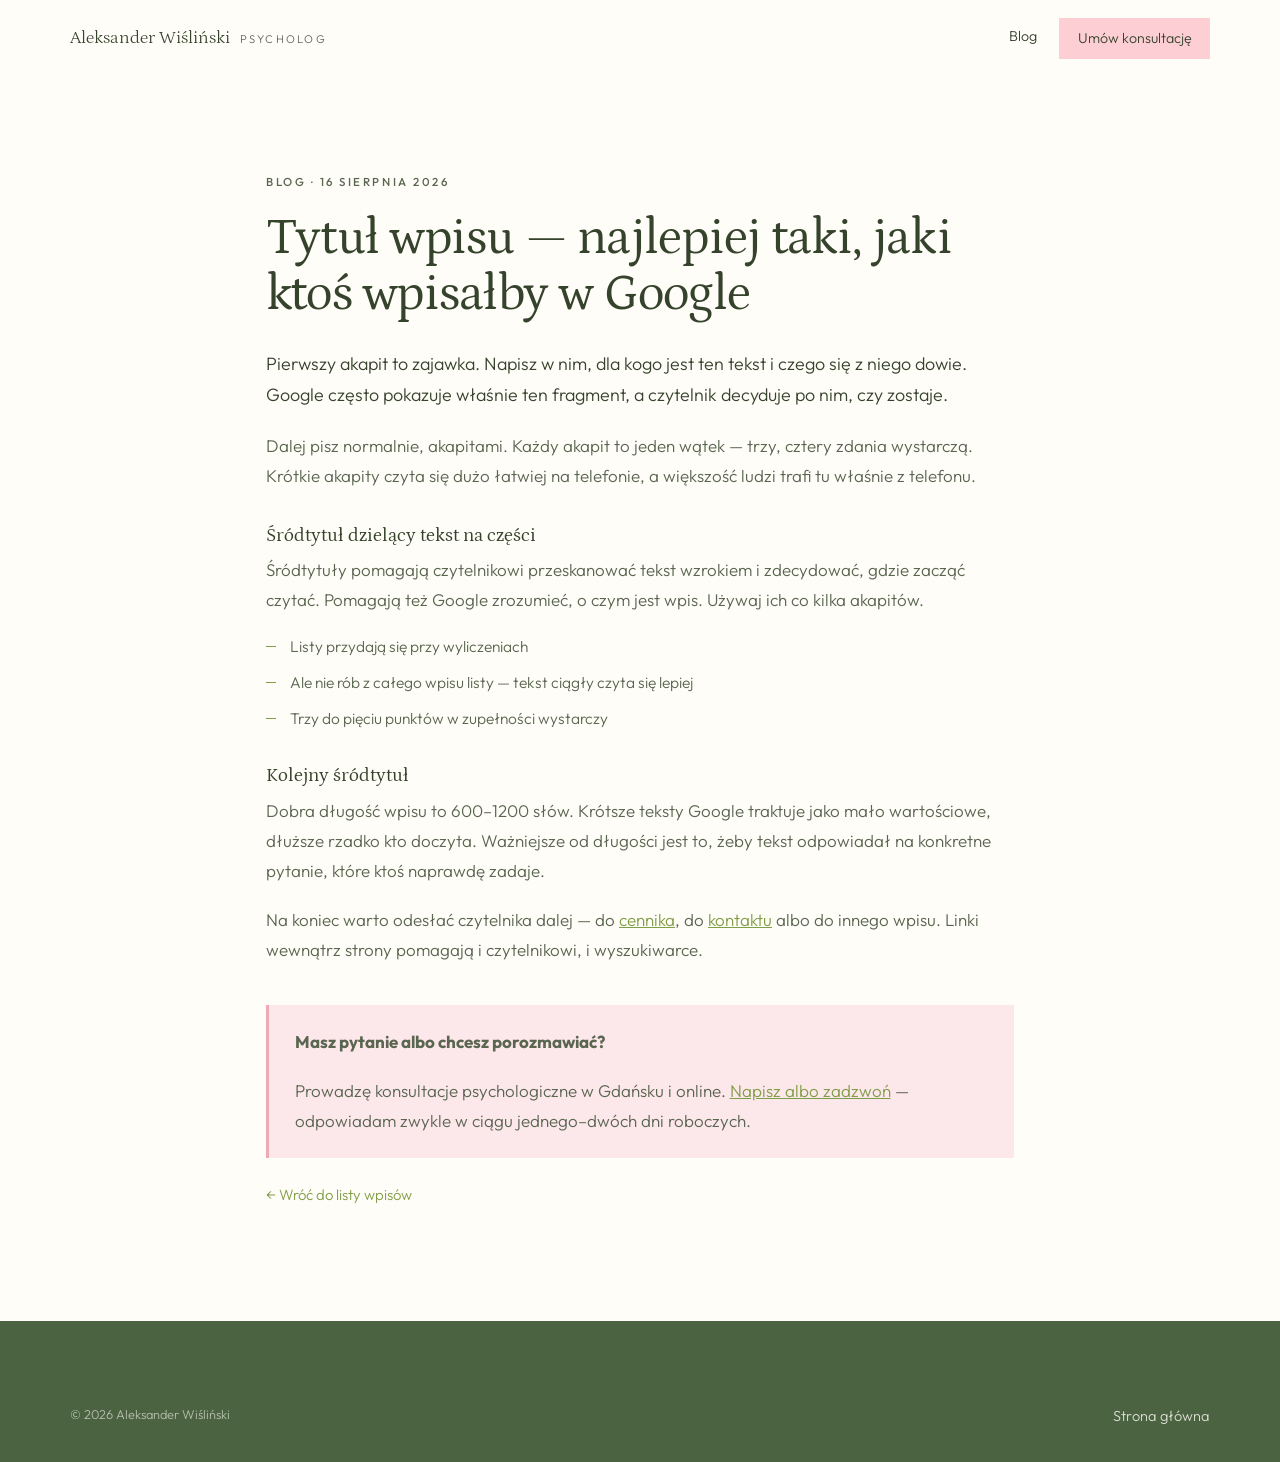
<file: blog/szablon-wpisu.html>
<!DOCTYPE html>
<html lang="pl">
<head>
<meta charset="utf-8">
<meta name="viewport" content="width=device-width, initial-scale=1">

<!-- ============================================================
     ZMIEŃ TE TRZY RZECZY PRZY KAŻDYM NOWYM WPISIE:
     1. <title> poniżej — tytuł wpisu + Twoje nazwisko
     2. <meta name="description"> — 1–2 zdania streszczenia (widać w Google)
     3. <link rel="canonical"> — adres tego pliku
     ============================================================ -->
<title>Tytuł wpisu — Aleksander Wiśliński, psycholog Gdańsk</title>
<meta name="description" content="Krótkie streszczenie wpisu w jednym lub dwóch zdaniach. To właśnie ten tekst zobaczą ludzie w wynikach wyszukiwania.">
<meta name="robots" content="index, follow">
<meta name="theme-color" content="#5F7A4F">
<link rel="canonical" href="https://aleksanderwislinski.pl/blog/szablon-wpisu.html">

<link rel="preconnect" href="https://fonts.googleapis.com">
<link rel="preconnect" href="https://fonts.gstatic.com" crossorigin>
<link href="https://fonts.googleapis.com/css2?family=Outfit:wght@300..600&family=Petrona:ital,wght@0,300..600;1,300..600&display=swap" rel="stylesheet">
<link rel="stylesheet" href="../styles.css">
<link rel="icon" href="../favicon.svg" type="image/svg+xml">
</head>

<body>

<a class="skip-link" href="#main">Przejdź do treści</a>

<header class="topbar topbar--plain">
  <div class="wrap topbar__inner">
    <a class="brand" href="../">
      <span class="brand__name">Aleksander Wiśliński</span>
      <span class="brand__role">psycholog</span>
    </a>
    <nav class="nav" aria-label="Menu">
      <a href="./">Blog</a>
      <a class="nav__cta" href="../#kontakt">Umów konsultację</a>
    </nav>
  </div>
</header>

<main id="main" class="section">
  <article class="wrap post">

    <p class="eyebrow">Blog · <time datetime="2026-08-16">16 sierpnia 2026</time></p>

    <h2>Tytuł wpisu — najlepiej taki, jaki ktoś wpisałby w Google</h2>

    <p class="post__lead">
      Pierwszy akapit to zajawka. Napisz w nim, dla kogo jest ten tekst i czego się z niego
      dowie. Google często pokazuje właśnie ten fragment, a czytelnik decyduje po nim,
      czy zostaje.
    </p>

    <p>
      Dalej pisz normalnie, akapitami. Każdy akapit to jeden wątek — trzy, cztery zdania
      wystarczą. Krótkie akapity czyta się dużo łatwiej na telefonie, a większość ludzi
      trafi tu właśnie z telefonu.
    </p>

    <h3>Śródtytuł dzielący tekst na części</h3>

    <p>
      Śródtytuły pomagają czytelnikowi przeskanować tekst wzrokiem i zdecydować, gdzie
      zacząć czytać. Pomagają też Google zrozumieć, o czym jest wpis. Używaj ich co
      kilka akapitów.
    </p>

    <ul class="list-dash">
      <li>Listy przydają się przy wyliczeniach</li>
      <li>Ale nie rób z całego wpisu listy — tekst ciągły czyta się lepiej</li>
      <li>Trzy do pięciu punktów w zupełności wystarczy</li>
    </ul>

    <h3>Kolejny śródtytuł</h3>

    <p>
      Dobra długość wpisu to 600–1200 słów. Krótsze teksty Google traktuje jako mało
      wartościowe, dłuższe rzadko kto doczyta. Ważniejsze od długości jest to, żeby tekst
      odpowiadał na konkretne pytanie, które ktoś naprawdę zadaje.
    </p>

    <p>
      Na koniec warto odesłać czytelnika dalej — do
      <a href="../#oferta">cennika</a>, do <a href="../#kontakt">kontaktu</a> albo do
      innego wpisu. Linki wewnątrz strony pomagają i czytelnikowi, i wyszukiwarce.
    </p>

    <!-- Zachęta do kontaktu — zostaw ją na końcu każdego wpisu -->
    <aside class="post__cta">
      <p><strong>Masz pytanie albo chcesz porozmawiać?</strong></p>
      <p>
        Prowadzę konsultacje psychologiczne w Gdańsku i online.
        <a href="../#kontakt">Napisz albo zadzwoń</a> — odpowiadam zwykle w ciągu
        jednego–dwóch dni roboczych.
      </p>
    </aside>

    <p class="post__back"><a href="./">← Wróć do listy wpisów</a></p>

  </article>
</main>

<footer class="footer">
  <div class="wrap footer__bottom">
    <p>© <span id="rok">2026</span> Aleksander Wiśliński</p>
    <p><a href="../">Strona główna</a></p>
  </div>
</footer>

<script>document.getElementById('rok').textContent = new Date().getFullYear();</script>

</body>
</html>
</file>
<file: styles.css>
/* =========================================================
   ALEKSANDER WIŚLIŃSKI — STYLE STRONY
   Paleta: Deep Moss / Fresh Green / Light Blush / Warm White
   Chcesz zmienić kolory? Zmieniaj tylko wartości poniżej.
   ========================================================= */

:root {
  /* --- KOLORY --- */
  --mech:          #5F7A4F;  /* Deep Moss — sekcja powitalna */
  --mech-ciemny:   #4B6340;  /* ciemniejszy wariant — pas „Jak pracuję” i stopka */
  --zielen:        #809D47;  /* zieleń akcentowa */
  --zielen-jasna:  #A9C46C;  /* Fresh Green */
  --zielen-blada:  #E9EFDC;  /* pas jasnozielony */
  --roz:           #EDAAB3;  /* róż akcentowy */
  --roz-jasny:     #FDCFD4;  /* pasy różowe */
  --roz-blady:     #FCE7EA;
  --biel:          #FFFDF8;  /* Warm White — tło strony */
  --biel-czysta:   #FFFFFF;
  --krem-cieply:   #F6EFDF;  /* tło wyróżnionych uwag */
  --tekst:         #36432C;
  --tekst-mig:     #5A6650;
  --kreska:        #DFE3D2;

  /* --- CZCIONKI --- */
  --font-naglowki: "Petrona", Georgia, "Times New Roman", serif;
  --font-tekst:    "Outfit", -apple-system, "Segoe UI", sans-serif;

  --szerokosc: 1140px;
}

/* --- PODSTAWY --- */
* { box-sizing: border-box; }

html { scroll-behavior: smooth; scroll-padding-top: 86px; }

body {
  margin: 0;
  background: var(--biel);
  color: var(--tekst);
  font-family: var(--font-tekst);
  font-size: 17px;
  font-weight: 300;
  line-height: 1.75;
  -webkit-font-smoothing: antialiased;
}

img { max-width: 100%; display: block; height: auto; }
a { color: var(--zielen); }

h1, h2, h3 {
  font-family: var(--font-naglowki);
  font-weight: 400;
  line-height: 1.08;
  letter-spacing: -0.015em;
  margin: 0 0 0.5em;
}
h1 { font-size: clamp(3rem, 9vw, 5.4rem); }
h2 { font-size: clamp(2rem, 5vw, 3.2rem); }
h2 em { font-style: italic; color: var(--mech); }
h3 { font-size: 1.18rem; letter-spacing: 0; }

p { margin: 0 0 1.15em; }

.wrap { width: min(100% - 2.5rem, var(--szerokosc)); margin-inline: auto; }

.skip-link {
  position: absolute; left: -9999px;
  background: var(--mech-ciemny); color: var(--biel);
  padding: 0.6rem 1rem; z-index: 100;
}
.skip-link:focus { left: 0; top: 0; }

a:focus-visible, button:focus-visible, summary:focus-visible {
  outline: 2px solid var(--mech);
  outline-offset: 3px;
}

/* --- ETYKIETY SEKCJI --- */
.eyebrow {
  font-size: 0.72rem;
  letter-spacing: 0.22em;
  text-transform: uppercase;
  font-weight: 500;
  color: var(--mech);
  margin: 0 0 1.2rem;
}
.eyebrow--light { color: var(--roz-jasny); }

/* =========================================================
   GÓRNE MENU
   ========================================================= */
.topbar {
  position: sticky; top: 0; z-index: 50;
  background: transparent;
  transition: background 0.3s, box-shadow 0.3s;
}
.topbar--scrolled {
  background: rgba(255, 253, 248, 0.95);
  backdrop-filter: blur(10px);
  box-shadow: 0 1px 0 var(--kreska);
}

.topbar__inner {
  display: flex; align-items: center; justify-content: space-between;
  gap: 1rem; padding: 1.1rem 0;
}

.brand { display: flex; align-items: baseline; gap: 0.6rem; text-decoration: none; color: var(--biel); }
.brand__name { font-family: var(--font-naglowki); font-size: 1.1rem; }
.brand__role { font-size: 0.7rem; letter-spacing: 0.2em; text-transform: uppercase; opacity: 0.8; }
.topbar--scrolled .brand { color: var(--tekst); }

.nav { display: flex; align-items: center; gap: 1.4rem; }
.nav a {
  text-decoration: none; color: var(--biel);
  font-size: 0.89rem; font-weight: 300;
  padding-bottom: 2px;
  border-bottom: 1px solid transparent;
  transition: border-color 0.2s;
}
.nav a:hover { border-bottom-color: var(--roz-jasny); }
.topbar--scrolled .nav a { color: var(--tekst); }

.lang-switch {
  border: 1px solid currentColor !important;
  padding: 0.35rem 0.7rem !important;
  font-size: 0.78rem !important;
  letter-spacing: 0.08em;
}
.lang-switch:hover { background: rgba(255,253,248,0.15); }
.topbar--scrolled .lang-switch:hover { background: var(--zielen-blada); }

.nav__cta {
  background: var(--roz-jasny);
  color: var(--tekst) !important;
  padding: 0.5rem 1.15rem !important;
  border-bottom: none !important;
  transition: background 0.2s;
}
.nav__cta:hover { background: var(--roz); }

.menu-toggle {
  display: none; align-items: center; gap: 0.55rem;
  background: none; border: 1px solid currentColor;
  padding: 0.4rem 0.9rem;
  font-family: inherit; font-size: 0.85rem; color: var(--biel);
  cursor: pointer;
}
.topbar--scrolled .menu-toggle { color: var(--tekst); }
.menu-toggle__bars { width: 15px; height: 1px; background: currentColor; position: relative; }
.menu-toggle__bars::before,
.menu-toggle__bars::after {
  content: ""; position: absolute; left: 0; width: 15px; height: 1px; background: currentColor;
}
.menu-toggle__bars::before { top: -5px; }
.menu-toggle__bars::after { top: 5px; }

/* =========================================================
   SEKCJA POWITALNA
   ========================================================= */
.hero {
  background: var(--mech);
  color: var(--biel);
  margin-top: -78px;
  padding: 9rem 0 4.5rem;
  position: relative;
  overflow: hidden;
}
.hero::before {
  content: "";
  position: absolute; inset: auto -20% -55% 28%;
  width: 78%; aspect-ratio: 1;
  background: radial-gradient(closest-side, rgba(169,196,108,0.35), transparent 70%);
  pointer-events: none;
}

.hero__inner {
  position: relative;
  display: grid;
  grid-template-columns: minmax(0, 1.15fr) minmax(0, 0.85fr);
  gap: clamp(2rem, 6vw, 5rem);
  align-items: center;
}

.hero h1 { color: var(--biel); margin-bottom: 0.15em; }

.hero__role {
  font-family: var(--font-naglowki);
  font-style: italic;
  font-size: 1.4rem;
  color: var(--roz-jasny);
  margin: 0 0 1.6rem;
}

.hero__lead { font-size: 1.12rem; max-width: 44ch; color: rgba(255, 253, 248, 0.93); }

.hero__buttons { display: flex; flex-wrap: wrap; gap: 0.75rem; margin-top: 2rem; }

/* --- PRZYCISKI --- */
.btn {
  display: inline-block; text-decoration: none;
  padding: 0.85rem 1.8rem;
  font-size: 0.95rem; font-weight: 400;
  letter-spacing: 0.02em;
  transition: background 0.2s, color 0.2s, border-color 0.2s;
}
.btn--blush { background: var(--roz-jasny); color: var(--tekst); }
.btn--blush:hover { background: var(--biel); }
.btn--outline-light { border: 1px solid rgba(255,253,248,0.5); color: var(--biel); }
.btn--outline-light:hover { border-color: var(--biel); background: rgba(255,253,248,0.12); }
.btn--dark { background: var(--mech-ciemny); color: var(--biel); }
.btn--dark:hover { background: var(--zielen); }

/* --- ZDJĘCIE W ŁUKU --- */
.portrait { margin: 0; }
.portrait img {
  width: 100%;
  aspect-ratio: 4 / 5;
  object-fit: cover;
  object-position: 50% 22%;
  border-radius: 999px 999px 6px 6px;
  border: 1px solid rgba(255,253,248,0.22);
}

/* =========================================================
   PASEK FAKTÓW
   ========================================================= */
.facts { background: var(--roz-jasny); }
.facts__grid {
  display: grid; grid-template-columns: repeat(auto-fit, minmax(185px, 1fr));
  gap: 1.8rem;
  padding: 2.6rem 0;
}
.fact__key {
  display: block;
  font-family: var(--font-naglowki);
  font-style: italic;
  font-size: 1.25rem;
  color: var(--mech-ciemny);
  margin-bottom: 0.35rem;
  line-height: 1.2;
}
.fact__val { font-size: 0.87rem; line-height: 1.55; color: var(--tekst); }

/* =========================================================
   UKŁAD SEKCJI
   ========================================================= */
.section { padding: clamp(3.5rem, 8vw, 6rem) 0; }
.section--green { background: var(--zielen-blada); }
.section--blush { background: var(--roz-blady); }
.section--dark  { background: var(--mech-ciemny); color: var(--biel); }
.section--dark h2 { color: var(--biel); }
.section--dark h2 em { color: var(--roz-jasny); }
.section--dark h3 { color: var(--biel); }

.section__head { max-width: 62ch; margin-bottom: 2.8rem; }
.section__head h2 { margin-bottom: 0.4em; }
.section__intro { font-size: 1.04rem; color: var(--tekst-mig); margin: 0; }
.section--dark .section__intro { color: rgba(255,253,248,0.8); }

/* Dwie kolumny tekstu */
.prose-cols {
  display: grid; grid-template-columns: repeat(2, minmax(0, 1fr));
  gap: 2.5rem;
}
.prose-cols p { color: var(--tekst-mig); }

/* Strona tekstowa (polityka prywatności) */
.prose-page { max-width: 72ch; }
.list-dash { list-style: none; margin: 0 0 1.2em; padding: 0; display: grid; gap: 0.7rem; }
.list-dash li {
  position: relative; padding-left: 1.5rem;
  color: var(--tekst-mig); font-size: 0.97rem; line-height: 1.6;
}
.list-dash li::before {
  content: ""; position: absolute; left: 0; top: 0.75em;
  width: 10px; height: 1px; background: var(--zielen);
}
.prose-page h3 { margin-top: 2.2rem; }
/* Na podstronach bez ciemnego nagłówka menu musi być czytelne od razu */
.topbar--plain .brand, .topbar--plain .nav a { color: var(--tekst); }

/* Wyróżniona uwaga w treści */
.callout {
  margin: 2.5rem 0 3rem;
  padding: 1.5rem 1.8rem;
  background: var(--krem-cieply, #F3E9D4);
  border-left: 3px solid var(--roz);
  font-size: 1.02rem;
}
.callout p:last-child { margin: 0; }

/* =========================================================
   WYKSZTAŁCENIE I DOŚWIADCZENIE
   ========================================================= */
.path { display: grid; grid-template-columns: repeat(auto-fit, minmax(255px, 1fr)); gap: 2.5rem; }
.path h3 {
  font-family: var(--font-tekst);
  font-size: 0.72rem; letter-spacing: 0.22em; text-transform: uppercase;
  font-weight: 500; color: var(--mech); margin-bottom: 1.3rem;
}

.entries { list-style: none; margin: 0; padding: 0; }
.entries li {
  padding: 1rem 0 1rem 1.6rem;
  border-top: 1px solid rgba(95,122,79,0.22);
  position: relative;
}
.entries li:last-child { border-bottom: 1px solid rgba(95,122,79,0.22); }
.entries li::before {
  content: ""; position: absolute; left: 0; top: 1.55rem;
  width: 8px; height: 8px; border-radius: 50%;
  background: var(--roz);
}
.entries strong {
  display: block; font-weight: 400;
  font-family: var(--font-naglowki); font-size: 1.08rem; line-height: 1.3;
}
.entries span { display: block; font-size: 0.88rem; color: var(--tekst-mig); margin-top: 0.2rem; }

/* =========================================================
   OBSZARY PRACY — pola
   ========================================================= */
.tags { list-style: none; padding: 0; margin: 0; display: flex; flex-wrap: wrap; gap: 0.65rem; }
.tags li {
  background: var(--biel-czysta);
  border: 1px solid rgba(95,122,79,0.28);
  padding: 0.6rem 1.25rem;
  font-size: 0.95rem;
  transition: transform 0.18s;
}
.tags .tag--accent { background: var(--roz-jasny); border-color: var(--roz); }
.tags li:hover { transform: translateY(-2px); }

/* =========================================================
   OFERTA
   ========================================================= */
.offers {
  display: grid;
  grid-template-columns: repeat(auto-fit, minmax(250px, 1fr));
  gap: 1.4rem;
}
.offer {
  background: var(--biel-czysta);
  border-top: 2px solid var(--zielen);
  padding: 1.7rem 1.5rem 1.4rem;
  display: flex; flex-direction: column;
}
.offer h3 { margin-bottom: 0.6em; }
.offer p { font-size: 0.94rem; color: var(--tekst-mig); margin-bottom: 0.6rem; }
.offer__meta {
  font-size: 0.76rem !important;
  letter-spacing: 0.14em; text-transform: uppercase;
  color: var(--zielen) !important;
  margin-top: auto !important;
}
.offer__price {
  margin: 0.8rem 0 0 !important;
  padding-top: 0.85rem;
  border-top: 1px solid var(--kreska);
  font-family: var(--font-naglowki);
  font-size: 0.95rem !important;
  color: var(--tekst) !important;
}
.offer__price span { font-size: 1.45rem; }
.offer__price em { font-style: italic; display: block; font-size: 0.9rem; color: var(--tekst-mig); }

.note {
  margin: 2.5rem 0 0;
  padding: 1.1rem 1.5rem;
  background: var(--roz-blady);
  font-size: 0.92rem;
}

/* =========================================================
   KROKI WSPÓŁPRACY
   ========================================================= */
.steps {
  list-style: none; counter-reset: etap; margin: 0; padding: 0;
  display: grid; grid-template-columns: repeat(auto-fit, minmax(225px, 1fr));
  gap: 0;
}
.steps li {
  counter-increment: etap;
  padding: 1.7rem 1.5rem 1.7rem 0;
  border-top: 1px solid rgba(255,253,248,0.25);
}
.steps li::before {
  content: "0" counter(etap);
  display: block;
  font-family: var(--font-naglowki);
  font-style: italic; font-size: 1.05rem;
  color: var(--roz-jasny);
  margin-bottom: 0.85rem;
}
.steps h3 { margin-bottom: 0.5em; }
.steps p { margin: 0; font-size: 0.93rem; color: rgba(255,253,248,0.8); }

/* =========================================================
   PYTANIA I ODPOWIEDZI
   ========================================================= */
.faq { border-top: 1px solid var(--kreska); max-width: 80ch; }
.faq details { border-bottom: 1px solid var(--kreska); }
.faq summary {
  cursor: pointer; list-style: none;
  padding: 1.2rem 2.5rem 1.2rem 0;
  font-family: var(--font-naglowki);
  font-size: 1.13rem;
  position: relative;
}
.faq summary::-webkit-details-marker { display: none; }
.faq summary::after {
  content: ""; position: absolute; right: 0.5rem; top: 50%;
  width: 11px; height: 11px;
  border-right: 1px solid var(--zielen);
  border-bottom: 1px solid var(--zielen);
  transform: translateY(-70%) rotate(45deg);
  transition: transform 0.2s;
}
.faq details[open] summary::after { transform: translateY(-30%) rotate(-135deg); }
.faq details p {
  padding: 0 3rem 1.4rem 0; margin: 0;
  color: var(--tekst-mig); font-size: 0.96rem; max-width: 62ch;
}

/* =========================================================
   KONTAKT — trzy sposoby umówienia
   ========================================================= */
.booking {
  display: grid; grid-template-columns: repeat(auto-fit, minmax(255px, 1fr));
  gap: 1.4rem;
  margin-bottom: 2.5rem;
}
.booking__card {
  background: var(--biel-czysta);
  border-top: 2px solid var(--roz);
  padding: 1.7rem 1.5rem 1.5rem;
  display: flex; flex-direction: column;
}
.booking__label {
  font-size: 0.7rem; letter-spacing: 0.22em; text-transform: uppercase;
  color: var(--mech); margin-bottom: 0.7rem;
}
.booking__value {
  font-family: var(--font-naglowki);
  font-size: 1.15rem; line-height: 1.3;
  color: var(--tekst); text-decoration: none;
  word-break: break-word;
  margin-bottom: 0.7rem;
}
a.booking__value { border-bottom: 1px solid var(--roz); align-self: flex-start; }
a.booking__value:hover { color: var(--mech); }
.booking__card p { font-size: 0.9rem; color: var(--tekst-mig); margin-bottom: 1.3rem; }
.booking__card .btn { margin-top: auto; text-align: center; }

/* =========================================================
   WIDŻET ZNANEGO LEKARZA
   ========================================================= */
.zl-block {
  background: var(--biel-czysta);
  border-top: 2px solid var(--roz);
  padding: 1.8rem 1.6rem;
  margin-bottom: 2.5rem;
}
.zl-block__title {
  font-family: var(--font-tekst);
  font-size: 0.7rem; letter-spacing: 0.22em; text-transform: uppercase;
  font-weight: 500; color: var(--mech); margin-bottom: 1.3rem;
}
.zl-slot { min-height: 60px; }
.zl-slot iframe { max-width: 100% !important; width: 100% !important; border: 0; }
/* Odnośnik zapasowy — widoczny, dopóki widżet się nie wczyta */
.zl-slot > a.zl-url {
  display: inline-block;
  background: var(--mech-ciemny); color: var(--biel);
  padding: 0.85rem 1.8rem; text-decoration: none;
  font-size: 0.95rem;
}

.contact {
  display: grid; grid-template-columns: repeat(auto-fit, minmax(230px, 1fr));
  gap: 2rem;
  padding: 2rem 0;
  border-top: 1px solid var(--roz);
  border-bottom: 1px solid var(--roz);
  margin-bottom: 2.5rem;
}
.contact__label {
  display: block;
  font-size: 0.7rem; letter-spacing: 0.22em; text-transform: uppercase;
  color: var(--mech); margin-bottom: 0.5rem;
}
.contact__value {
  display: block;
  font-family: var(--font-naglowki);
  font-size: 1.08rem; line-height: 1.35;
  color: var(--tekst);
}
.contact__sub {
  display: block;
  font-family: var(--font-tekst);
  font-size: 0.85rem; color: var(--tekst-mig); margin-top: 0.25rem;
}

.crisis {
  border: 1px solid var(--roz);
  background: var(--biel-czysta);
  padding: 1.3rem 1.6rem;
  font-size: 0.92rem;
  max-width: 72ch;
}
.crisis p:last-child { margin: 0; }

/* =========================================================
   STOPKA
   ========================================================= */
.footer { background: var(--mech-ciemny); color: rgba(255,253,248,0.8); padding: 3.5rem 0 1.6rem; }
.footer__grid {
  display: grid; grid-template-columns: 1.3fr 1fr 1.3fr;
  gap: 2.5rem; padding-bottom: 2.5rem;
  border-bottom: 1px solid rgba(255,253,248,0.18);
}
.footer__name { font-family: var(--font-naglowki); font-size: 1.35rem; color: var(--biel); margin-bottom: 0.2rem; }
.footer__brand p { margin: 0; font-size: 0.92rem; }
.footer h3 {
  font-family: var(--font-tekst);
  font-size: 0.7rem; letter-spacing: 0.22em; text-transform: uppercase;
  font-weight: 500; color: var(--roz-jasny); margin-bottom: 1rem;
}
.footer a { color: rgba(255,253,248,0.8); text-decoration: none; display: block; margin-bottom: 0.5rem; font-size: 0.91rem; }
.footer a:hover { color: var(--roz-jasny); }
.footer__contact span { display: block; font-size: 0.91rem; margin-bottom: 0.5rem; }
.footer__bottom {
  display: flex; flex-wrap: wrap; justify-content: space-between; gap: 0.5rem;
  padding-top: 1.6rem; font-size: 0.8rem; color: rgba(255,253,248,0.6);
}
.footer__bottom p { margin: 0; }

/* =========================================================
   TELEFONY I TABLETY
   ========================================================= */
@media (max-width: 950px) {
  .hero__inner { grid-template-columns: 1fr; }
  .portrait { max-width: 290px; order: -1; }
  .prose-cols { grid-template-columns: 1fr; gap: 1.2rem; }
  .footer__grid { grid-template-columns: 1fr; gap: 2rem; }
}

@media (max-width: 820px) {
  .menu-toggle { display: inline-flex; }
  .nav {
    display: none;
    position: absolute; left: 0; right: 0; top: 100%;
    flex-direction: column; align-items: stretch; gap: 0;
    background: var(--biel);
    border-bottom: 1px solid var(--kreska);
    padding: 0.5rem 1.25rem 1.25rem;
  }
  .nav--open { display: flex; }
  .nav a, .topbar--scrolled .nav a { color: var(--tekst); padding: 0.85rem 0; border-bottom: 1px solid var(--kreska); }
  .nav__cta { text-align: center; margin-top: 0.9rem; border-bottom: none !important; }
  .lang-switch { text-align: center; border: none !important; padding: 0.85rem 0 !important; }
  .steps li { padding-right: 0; }
}

@media (max-width: 700px) {
  .postcard { grid-template-columns: 1fr; gap: 0; }
  .postcard__thumb img { aspect-ratio: 12 / 7; height: auto; }
  .postcard__body { padding: 1.4rem 1.5rem; }
}

@media (max-width: 560px) {
  body { font-size: 16px; }
  .hero { padding-top: 8rem; }
  .faq details p { padding-right: 0; }
}

/* Szacunek dla ustawienia „ogranicz animacje” w systemie */
@media (prefers-reduced-motion: reduce) {
  * { animation: none !important; transition: none !important; }
  html { scroll-behavior: auto; }
}

/* =========================================================
   BLOG
   ========================================================= */
.postlist { display: grid; gap: 1.4rem; max-width: 76ch; }
.postcard {
  background: var(--biel-czysta);
  border-top: 2px solid var(--zielen);
  display: grid;
  grid-template-columns: 240px minmax(0, 1fr);
  gap: 1.5rem;
  align-items: stretch;
  overflow: hidden;
}
.postcard__thumb { display: block; overflow: hidden; }
.postcard__thumb img {
  width: 100%; height: 100%;
  object-fit: cover;
  transition: transform 0.4s ease;
}
.postcard:hover .postcard__thumb img { transform: scale(1.04); }
.postcard__body { padding: 1.5rem 1.5rem 1.5rem 0; }
.postcard__date {
  font-size: 0.72rem; letter-spacing: 0.22em; text-transform: uppercase;
  color: var(--mech); margin-bottom: 0.6rem;
}
.postcard h3 { margin-bottom: 0.5em; }
.postcard h3 a { color: var(--tekst); text-decoration: none; }
.postcard h3 a:hover { color: var(--mech); }
.postcard p:last-child { margin: 0; font-size: 0.95rem; color: var(--tekst-mig); }

/* Pojedynczy wpis */
.post { max-width: 68ch; }
.post h2 { margin-bottom: 0.5em; }
.post h3 { margin-top: 2.2rem; }
.post p { color: var(--tekst-mig); }
.post__lead { font-size: 1.12rem; color: var(--tekst) !important; }
.post__cta {
  margin: 2.5rem 0 1.5rem;
  padding: 1.4rem 1.6rem;
  background: var(--roz-blady);
  border-left: 3px solid var(--roz);
}
.post__cta p:last-child { margin: 0; }
.post__back { font-size: 0.93rem; }
.post__back a { text-decoration: none; }

/* Zdjęcie ilustracyjne we wpisie */
.post__figure { margin: 2rem 0 2.5rem; }
.post__figure img {
  width: 100%;
  aspect-ratio: 12 / 7;
  object-fit: cover;
}
.post__figure figcaption {
  margin-top: 0.6rem;
  font-size: 0.82rem;
  color: var(--tekst-mig);
}
</file>
